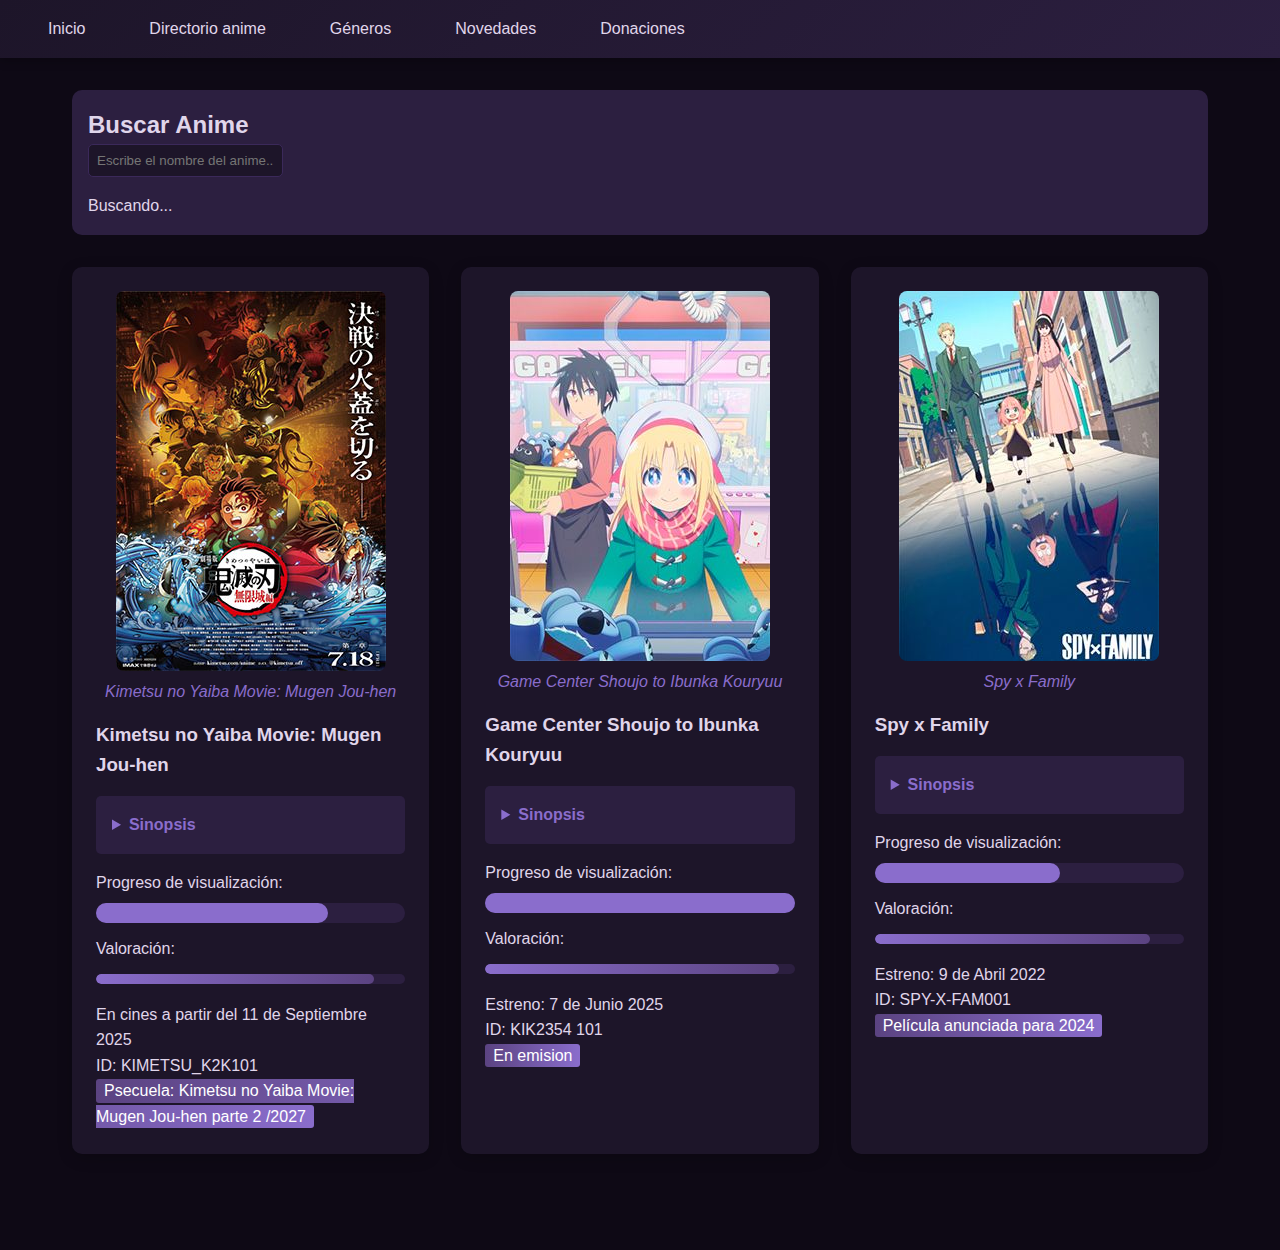
<file: codigos/tarea 1/index.html>
<!DOCTYPE html>
<html lang="es">
<head>
    <meta charset="UTF-8">
    <meta name="viewport" content="width=device-width, initial-scale=1.0">
    <title>AnimeStream - Plataforma de Streaming</title>
    <style>
        /* PALETA DE COLORES BASE */
        :root {
            --color-dark-1: #0e0915;
            --color-dark-2: #1d1529;
            --color-dark-3: #2c1f40;
            --color-purple-1: #3b295a;
            --color-purple-2: #5b4381;
            --color-text: #e0d6eb;
            --color-accent: #8a6dcc;
        }

        * {
            margin: 0;
            padding: 0;
            box-sizing: border-box;
        }

        body {
            background-color: var(--color-dark-1);
            color: var(--color-text);
            font-family: 'Segoe UI', Tahoma, Geneva, Verdana, sans-serif;
            line-height: 1.6;
        }

        /* Estilos para las diferentes secciones */
        header {
            background: linear-gradient(135deg, var(--color-dark-2), var(--color-dark-3));
            padding: 1rem 2rem;
            box-shadow: 0 2px 10px rgba(0,0,0,0.3);
        }

        nav ul {
            display: flex;
            list-style: none;
            gap: 2rem;
            flex-wrap: wrap;
        }

        nav a {
            color: var(--color-text);
            text-decoration: none;
            padding: 0.5rem 1rem;
            border-radius: 5px;
            transition: background-color 0.3s ease;
        }

        nav a:hover {
            background-color: var(--color-purple-1);
        }

        main {
            padding: 2rem;
            max-width: 1200px;
            margin: 0 auto;
        }

        article {
            background: var(--color-dark-2);
            border-radius: 10px;
            padding: 1.5rem;
            margin-bottom: 2rem;
            box-shadow: 0 4px 15px rgba(0,0,0,0.2);
        }

        figure {
            width: 100%;
            max-width: 350px; /* Limita el ancho máximo de la imagen */
            margin: 0 auto 1rem auto; /* Centra el figure y agrega margen inferior */
        }

        img {
            max-width: 100%;
            height: auto;
            border-radius: 8px;
            display: block;
            margin-left: auto;
            margin-right: auto;
        }

        figcaption {
            text-align: center;
            color: var(--color-accent);
            margin-top: 0.5rem;
            font-style: italic;
        }

        details {
            background: var(--color-dark-3);
            border-radius: 5px;
            padding: 1rem;
            margin: 1rem 0;
        }

        summary {
            cursor: pointer;
            font-weight: bold;
            color: var(--color-accent);
        }

        progress, meter {
            width: 100%;
            height: 20px;
            margin: 0.5rem 0;
            border-radius: 10px;
        }

        progress::-webkit-progress-bar {
            background: var(--color-dark-3);
            border-radius: 10px;
        }

        progress::-webkit-progress-value {
            background: var(--color-accent);
            border-radius: 10px;
        }

        meter::-webkit-meter-bar {
            background: var(--color-dark-3);
            border-radius: 10px;
        }

        meter::-webkit-meter-optimum-value {
            background: linear-gradient(90deg, var(--color-accent), var(--color-purple-2));
            border-radius: 10px;
        }

        mark {
            background: linear-gradient(90deg, var(--color-purple-2), var(--color-accent));
            color: white;
            padding: 0.2rem 0.5rem;
            border-radius: 3px;
        }

        aside {
            background: var(--color-dark-3);
            padding: 1.5rem;
            border-radius: 10px;
            margin: 2rem 0;
        }

        footer {
            background: var(--color-dark-2);
            text-align: center;
            padding: 2rem;
            margin-top: 3rem;
        }

        dialog {
            background: var(--color-dark-3);
            border: 2px solid var(--color-accent);
            border-radius: 10px;
            padding: 2rem;
            color: var(--color-text);
            max-width: 400px;
        }

        dialog::backdrop {
            background: rgba(14, 9, 21, 0.8);
        }

        form {
            display: flex;
            flex-direction: column;
            gap: 1rem;
        }

        input {
            padding: 0.5rem;
            border: 1px solid var(--color-purple-1);
            border-radius: 5px;
            background: var(--color-dark-2);
            color: var(--color-text);
        }

        button {
            background: var(--color-accent);
            color: white;
            padding: 0.5rem 1rem;
            border: none;
            border-radius: 5px;
            cursor: pointer;
            transition: background-color 0.3s ease;
        }

        button:hover {
            background: var(--color-purple-2);
        }

        .anime-grid {
            display: grid;
            grid-template-columns: repeat(auto-fit, minmax(300px, 1fr));
            gap: 2rem;
            margin: 2rem 0;
}

        .season-label {
            background: var(--color-accent);
            color: white;
            padding: 0.5rem 1rem;
            border-radius: 20px;
            display: inline-block;
            margin-bottom: 1rem;
        }

        .search-form {
            background: var(--color-dark-3);
            padding: 1rem;
            border-radius: 10px;
            margin-bottom: 2rem;
        }
    </style>
</head>

<body>
    <header>
        <nav>
            <ul>
                <li><a href="#inicio">Inicio</a></li>
                <li><a href="#directorio anime">Directorio anime</a></li>
                <li><a href="#generos">Géneros</a></li>
                <li><a href="#novedades">Novedades</a></li>
                <li><a href="#donaciones">Donaciones</a></li>
            </ul>
        </nav>
    </header>
    <main>
        <section class="search-form">
            <h2>Buscar Anime</h2>
            <form oninput="resultado.value = 'Buscando: ' + buscar.value">
                <label>
                    <input type="text" id="buscar" name="buscar" placeholder="Escribe el nombre del anime...">
                </label>
                <output name="resultado" for="buscar">Buscando...</output>
            </form>
        </section>
        <section class="anime-grid">
            <article>
                <figure>
                    <picture>
                        <source media="(max-width: 600 px)" srcset="imagen/Kimetsu_No_Yaiba_Mugen_Jyo-hen_theatrical_poster.jpg">
                        <img src="imagen/Kimetsu_No_Yaiba_Mugen_Jyo-hen_theatrical_poster.jpg" alt="portada Kimetsu_No_Yaiba_Mugen_Jyo-hen_theatrical_poster">
                    </picture>
                    <figcaption>Kimetsu no Yaiba Movie: Mugen Jou-hen</figcaption>
                </figure>
                <h3>Kimetsu no Yaiba Movie: Mugen Jou-hen</h3>
                <details>
                    <summary>Sinopsis</summary>
                    <p>
                        En un mundo amenazado por demonios, Tanjiro Kamado, junto a su hermana Nezuko y los miembros más poderosos del Cuerpo de Cazadores de Demonios —los Pilar (Hashira)—, lucha para proteger a la humanidad. Cuando Muzan Kibutsuji pone en peligro la Mansión Ubuyashiki, Tanjiro y los Pilar se apresuran para defenderla. Sin embargo, sus peores temores se materializan: son arrastrados hacia una dimensión misteriosa, una fortaleza que sirve como bastión de los demonios, el Castillo Infinito.
                        Allí, comienza una confrontación inevitable. Humanos y demonios chocan en un enfrentamiento definitivo que marcará el rumbo de la guerra. Cada espada desenvainada alberga sacrificios, revelaciones dolorosas y la esperanza de terminar con el terror que Muzan ha sembrado durante tanto tiempo. Será una batalla épica, con aliados fieles, enemigos poderosos y dilemas que probarán el corazón de Tanjiro: ¿hasta dónde está dispuesto a llegar para salvar lo que aún puede salvarse?
                    </p>
                </details>
                <label>Progreso de visualización:</label>
                <progress value="75" max="100">75%</progress>
                <label>Valoración:</label>
                <meter value="90" min="0" max="100" low="40" high="80" optimum="90">92%</meter>
                <p>En cines a partir del <time datetime="2022-09-11">11 de Septiembre 2025</time></p>
                <data value="KIMETSU_K2K101">ID: KIMETSU_K2K101</data>
                <p><mark>Psecuela: Kimetsu no Yaiba Movie: Mugen Jou-hen parte 2 /2027</mark></p>
            </article>

            <article>
                <figure>
                    <picture>
                        <source media="(max-width: 600px)" srcset="imagen/Game Center Shoujo to Ibunka Kouryuu.jpg">
                        <img src="imagen/Game Center Shoujo to Ibunka Kouryuu.jpg" alt="Portada de Vinland Saga con guerreros vikingos en barco nórdico">
                    </picture>
                    <figcaption>Game Center Shoujo to Ibunka Kouryuu</figcaption>
                </figure>
                
                <h3>Game Center Shoujo to Ibunka Kouryuu</h3>
                
                <details>
                    <summary>Sinopsis</summary>
                    <p>TKusakabe Renji, un joven que trabaja en un salón arcade, ve a una chica inglesa llamada Lily Baker jugando a la grúa el día de San Valentín. Viendo cómo la chica no consigue hacerse con un premio pese a sus múltiples intentos, Renji no puede evitar tomar cartas en el asunto. El día después de que Lily consiga por fin su peluche, Renji recibe un mensaje inesperado de la chica que pone: "¡Sé mi Valentín!". Lo que empieza siendo un malentendido acaba convirtiéndose en un intercambio cultural.</p>
                </details>
                
                <label>Progreso de visualización:</label>
                <progress value="100" max="100">Completado</progress>
                
                <label>Valoración:</label>
                <meter value="95" min="0" max="100" low="40" high="80" optimum="90">95%</meter>
                
                <p>Estreno: <time datetime="2019-07-06">7 de Junio 2025</time></p>
                <data value="KIK2354 101">ID: KIK2354 101</data>
                <p><mark>En emision</mark></p>
            </article>

            <article>
                <figure>
                    <picture>
                        <source media="(max-width: 600px)" srcset="imagen/Spy x Family.jpg">
                        <img src="imagen/Spy x Family.jpg">
                    </picture>
                    <figcaption>Spy x Family</figcaption>
                </figure>
                
                <h3>Spy x Family</h3>
                
                <details>
                    <summary>Sinopsis</summary>
                    <p>Todo el mundo tiene una parte de sí mismos que no puede mostrar a los demás. En una era en la que las naciones de todo el mundo se encuentran involucradas en una feroz guerra de información a puerta cerrada, Ostania y Westalis llevan décadas en guerra fría. La División de Inteligencia de Westalis (WISE) envía a su mejor espía, "Twilight", en una misión ultrasecreta para vigilar los movimientos de Donovan Desmond, quien dirige el Partido Nacional por la Unidad de Ostania, responsable de bombardear los esfuerzos de paz entre ambos países. La misión tiene por nombre "Operación Strix". La idea es "crear una familia en una semana para infiltrarse en las reuniones sociales organizadas por la escuela de élite a la que asiste el hijo de Desmond". Twilight adopta la identidad del psiquiatra Loid Forger y comienza a buscar miembros para su familia, pero Anya, la hija que adopta, resulta tener la capacidad para leer las mentes a los demás, mientras que su esposa, Yor, es una asesina. Todos mantendrán estos en secreto, pero comenzarán una vida juntos en la que deberán ocultarse sus identidades unos a otros. La paz del mundo está ahora en manos de esta nueva familia mientras se embarcan en una aventura repleta de sorpresas.</p>
                </details>
                
                <label>Progreso de visualización:</label>
                <progress value="60" max="100">60%</progress>
                
                <label>Valoración:</label>
                <meter value="89" min="0" max="100" low="40" high="80" optimum="90">89%</meter>
                
                <p>Estreno: <time datetime="2022-04-09">9 de Abril 2022</time></p>
                <data value="ONE-PUNCHE A0110">ID: SPY-X-FAM001</data>
                <p><mark>Película anunciada para 2024</mark></p>
            </article>
        </section>
    </main>

</body>
</file>
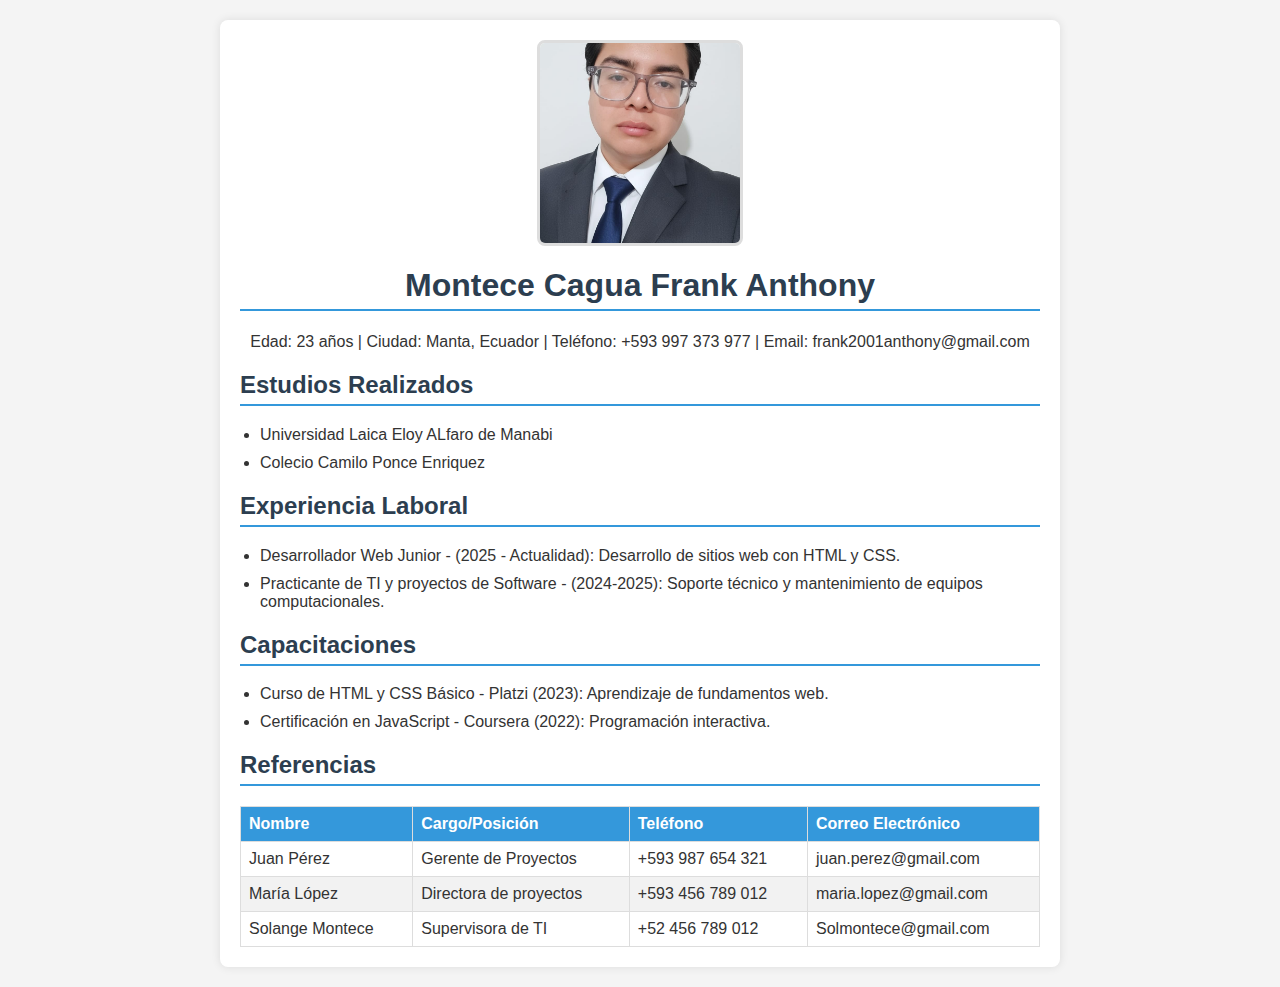
<file: codigos/tarea 2 hoja de vida/index.html>
<!DOCTYPE html>
<html lang="es">
<head>
    <meta charset="UTF-8">
    <meta name="viewport" content="width=device-width, initial-scale=1.0">
    <title>Mi Hoja de Vida</title>
    <!-- ENLACE AL ARCHIVO CSS EXTERNO:  -->
    <link rel="stylesheet" href="estilos.css">
</head>
<body>
    <!-- Contenedor principal para encapsular el contenido del CV -->
    <div class="contenedor-principal">
        
        <!-- SECCIÓN 1: Foto en la parte superior  -->
        <div class="seccion-foto">
            <!-- EDITABLE: Reemplaza 'ruta/a/tu-foto.jpg' con la ruta real de tu foto (por ejemplo, 'mi-foto.jpg' si la guardas en la misma carpeta) -->
            <img src="img/perfil cv.jpg" alt="Mi foto de perfil">
            <!-- EDITABLE: Agrega tu nombre completo debajo de la foto -->
            <h1>Montece Cagua Frank Anthony</h1>
            <!-- Opcional: Agrega más datos personales como edad, ciudad, etc. -->
            <p>Edad: 23 años | Ciudad: Manta, Ecuador | Teléfono: +593 997 373 977 | Email: frank2001anthony@gmail.com</p>
        </div>
        
        <!-- SECCIÓN 2: Estudios Realizados (Intermedia) -->
        <div class="seccion-estudios">
            <!-- EDITABLE:(título, institución, año, etc.) -->
            <h2>Estudios Realizados</h2>
            <ul>
                <li>Universidad Laica Eloy ALfaro de Manabi</li>
                <li>Colecio Camilo Ponce Enriquez</li>
            </ul>
        </div>
        
        <!-- SECCIÓN 3: Experiencia Laboral  -->
        <div class="seccion-experiencia">
            <!-- EDITABLE: (cargo, empresa, fechas, descripción) -->
            <h2>Experiencia Laboral</h2>
            <ul>
                <li>
                    Desarrollador Web Junior - (2025 - Actualidad):
                    Desarrollo de sitios web con HTML y CSS.
                </li>
                <li>
                    Practicante de TI y proyectos de Software - (2024-2025):
                    Soporte técnico y mantenimiento de equipos computacionales.
                </li>
            </ul>
        </div>
        
        <!-- SECCIÓN 4: Capacitaciones -->
        <div class="seccion-capacitaciones">
            <!-- EDITABLE:  -->
            <h2>Capacitaciones</h2>
            <ul>
                <li>Curso de HTML y CSS Básico - Platzi (2023):
                    Aprendizaje de fundamentos web.
                </li>
                <li>Certificación en JavaScript - Coursera (2022):
                    Programación interactiva.
                </li>
            </ul>
        </div>
        
        <!-- SECCIÓN 5: Referencias (Abajo, en tabla) -->
        <div class="seccion-referencias">
            <!-- EDITABLE: eestructura de las tablas-->
            <h2>Referencias</h2>
            <table>
                <thead>
                    <tr>
                        <th>Nombre</th>
                        <th>Cargo/Posición</th>
                        <th>Teléfono</th>
                        <th>Correo Electrónico</th>
                    </tr>
                </thead>
                <tbody>
                    <tr>
                        <td>Juan Pérez</td>
                        <td>Gerente de Proyectos</td>
                        <td>+593 987 654 321</td>
                        <td>juan.perez@gmail.com</td>
                    </tr>
                    <tr>
                        <td>María López</td>
                        <td>Directora de proyectos</td>
                        <td>+593 456 789 012</td>
                        <td>maria.lopez@gmail.com</td>
                    </tr>
                    <tr>
                        <td> Solange Montece</td>
                        <td>Supervisora de TI</td>
                        <td>+52 456 789 012</td>
                        <td>Solmontece@gmail.com</td>
                    
                </tbody>
            </table>
        </div>
        
    </div>
</body>
</html>
</file>
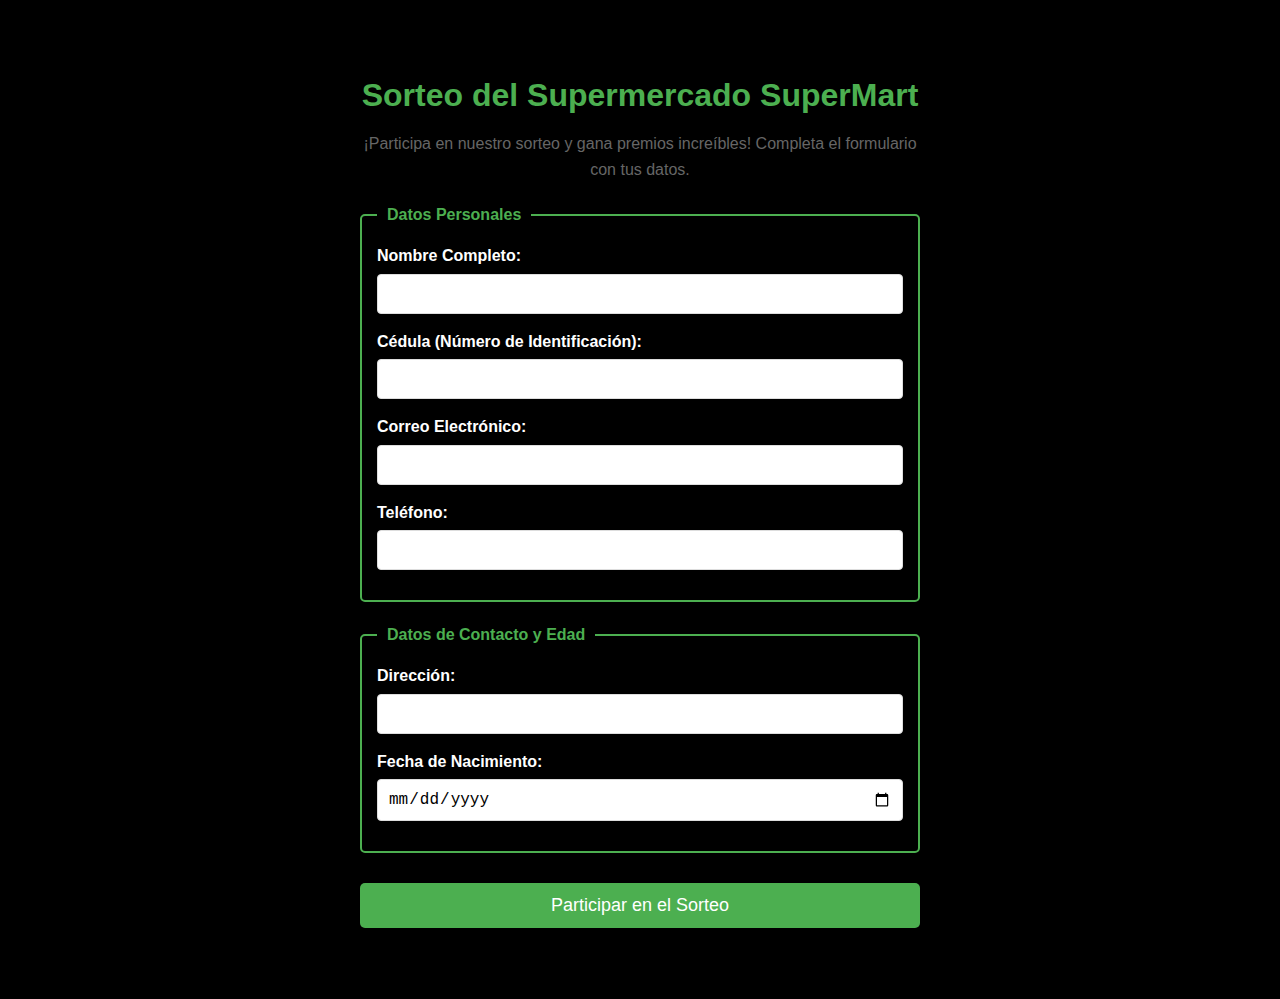
<file: codigos/tarea 3 formulario/index.html>
<!DOCTYPE html>
<!-- Declaración del tipo de documento HTML5 para compatibilidad moderna -->
<html lang="es">
<!-- Etiqueta html con lang="es" para indicar que el contenido está en español -->

<head>
    <!-- Sección de metadatos y recursos externos -->
    <meta charset="UTF-8">
    <!-- Codificación de caracteres UTF-8 para soportar acentos y caracteres especiales en español -->
    <meta name="viewport" content="width=device-width, initial-scale=1.0">
    <!-- Metaetiqueta para hacer el sitio responsivo en dispositivos móviles -->
    <title>Sorteo SuperMart - Recolección de Datos</title>
    <!-- Título de la página que aparece en la pestaña del navegador -->
    <link rel="stylesheet" href="estilos.css">
    <!-- Enlace al archivo CSS para aplicar estilos visuales -->
</head>

<body>
    <!-- Cuerpo principal de la página -->
    <div class="contenedor">
        <!-- Contenedor principal para centrar el formulario en la página -->
        <header>
            <!-- Encabezado con el título del sorteo -->
            <h1>Sorteo del Supermercado SuperMart</h1>
            <!-- Título principal del formulario -->
            <p>¡Participa en nuestro sorteo y gana premios increíbles! Completa el formulario con tus datos.</p>
            <!-- Descripción breve para contextualizar al usuario -->
        </header>

        <form id="formularioSorteo" action="#" method="post">
            <!-- Formulario HTML con ID para referenciarlo en JavaScript. action="#" es placeholder ya que no hay backend -->
            
            <!-- Sección de campos personales -->
            <fieldset>
                <!-- fieldset para agrupar campos relacionados lógicamente -->
                <legend>Datos Personales</legend>
                <!-- delineado contornal para identificar la sección -->
                
                <label for="nombre">Nombre Completo:</label>
                <!-- Etiqueta asociada al input para accesibilidad -->
                <input type="text" id="nombre" name="nombre" required>
                <!-- Input de texto para nombre, con required para validación HTML básica -->
                
                <label for="cedula">Cédula (Número de Identificación):</label>
                <input type="text" id="cedula" name="cedula" required>
                <!-- Input para cédula, validación JS para números -->
                
                <label for="email">Correo Electrónico:</label>
                <input type="email" id="email" name="email" required>
                <!-- Input de email con tipo="email" para validación HTML nativa -->
                
                <label for="telefono">Teléfono:</label>
                <input type="tel" id="telefono" name="telefono" required>
                <!-- Input de teléfono con tipo="tel" para teclados móviles -->
            </fieldset>

            <!-- Sección de datos adicionales -->
            <fieldset>
                <legend>Datos de Contacto y Edad</legend>
                
                <label for="direccion">Dirección:</label>
                <input type="text" id="direccion" name="direccion" required>
                <!-- Input para dirección -->
                
                <label for="fechaNacimiento">Fecha de Nacimiento:</label>
                <input type="date" id="fechaNacimiento" name="fechaNacimiento" required>
                <!-- Input de fecha, validación JS para edad mínima -->
            </fieldset>

            <!-- Botón de envío -->
            <button type="submit">Participar en el Sorteo</button>
            <!-- Botón submit que activa la validación JS al hacer clic -->
        </form>

        <div id="mensajeExito" class="mensaje oculto">
            <!-- Div para mostrar mensaje de éxito, inicialmente oculto -->
            <p>¡Gracias por participar! Tus datos han sido enviados correctamente. ¡Suerte en el sorteo!</p>
        </div>
    </div>

    <script src="fun.js"></script>
    <!-- Enlace al archivo JavaScript para cargar la funcionalidad al final del body (buena práctica para rendimiento) -->
</body>
</html>
</file>
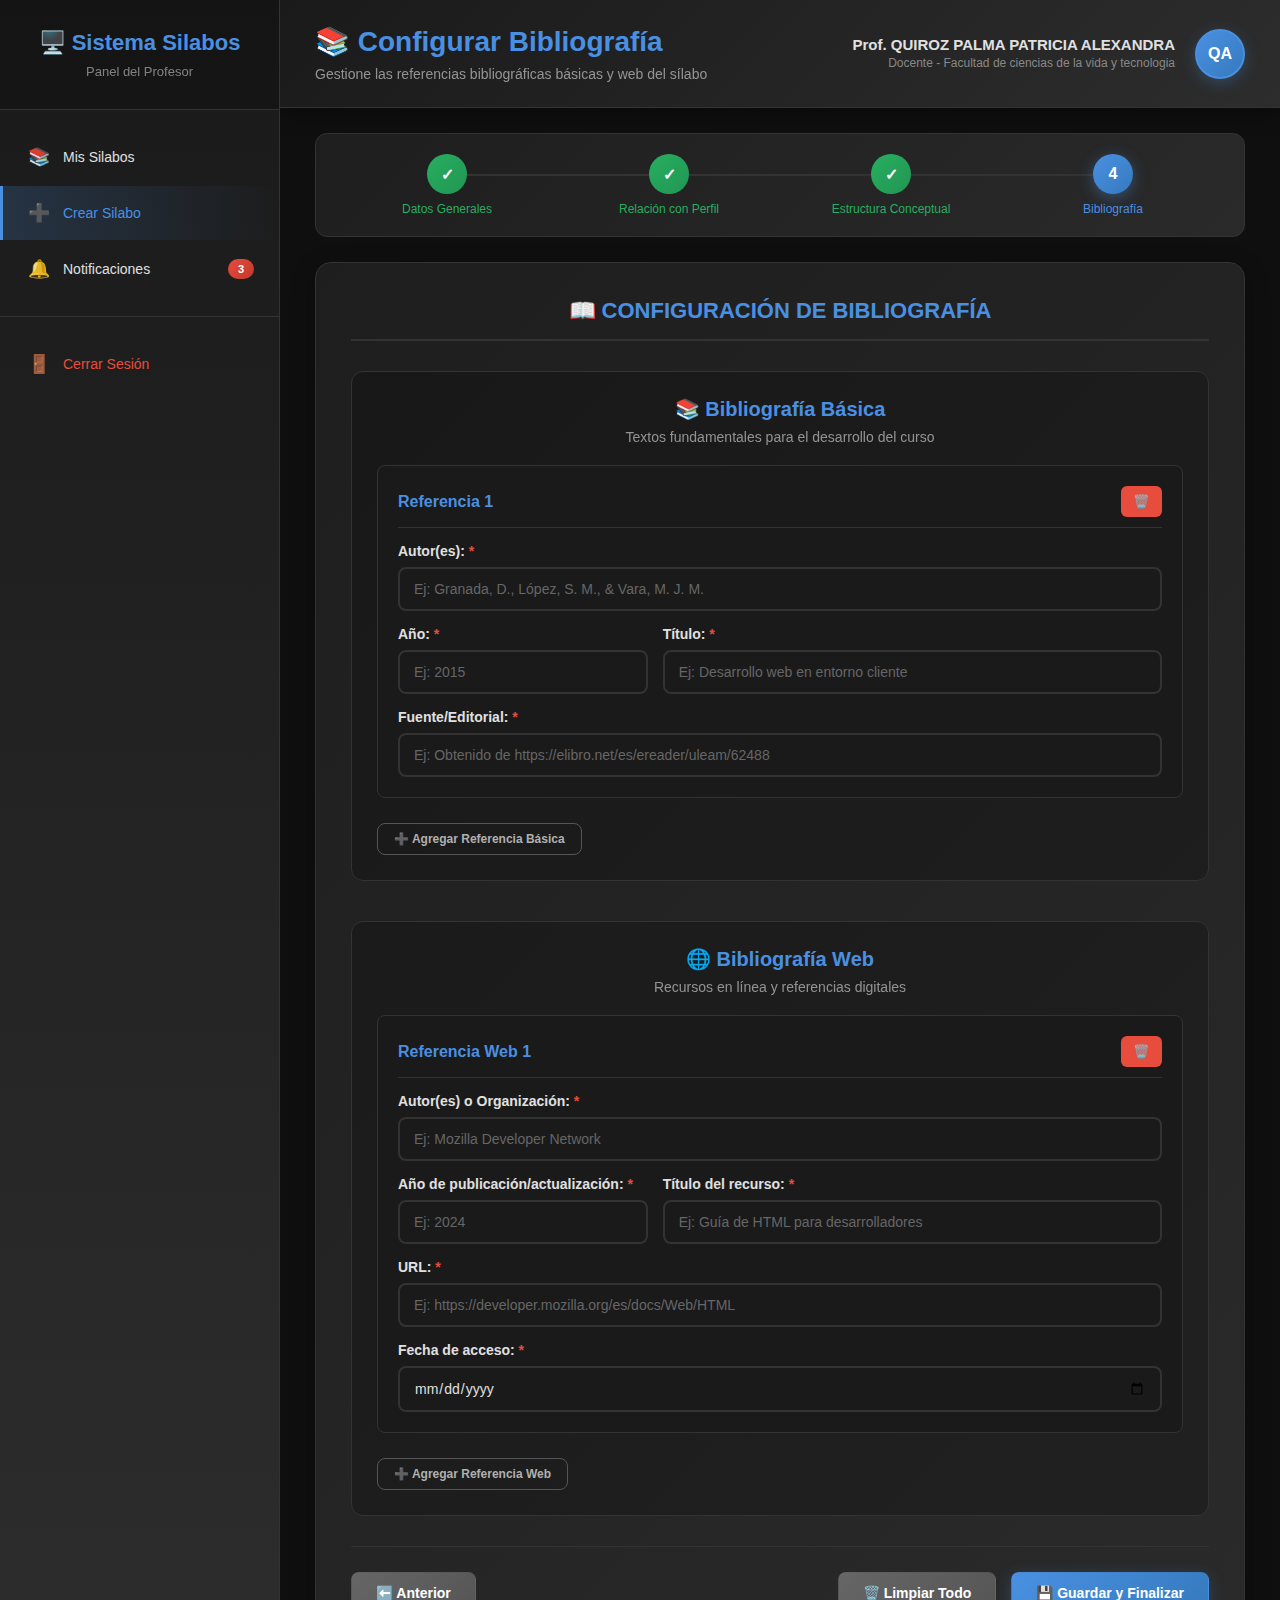
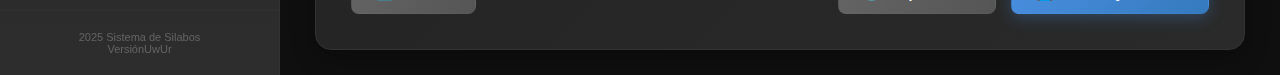
<file: codigos/proyecto parcial1/documentos html/bibliografia.html>
<!DOCTYPE html>
<html lang="es">

<head>
    <meta charset="UTF-8">
    <meta name="viewport" content="width=device-width, initial-scale=1.0">
    <title>Bibliografía - Sistema de Automatización</title>
    <link rel="stylesheet" href="../documentos css/estructura_conceptual_estilos.css">
    <link rel="stylesheet" href="../documentos css/bibliografia_estilos.css">
</head>

<body>
    <div class="dashboard-container">
        <!-- Barra lateral de navegación -->
        <nav class="sidebar">
            <div class="sidebar-header">
                <h2>🖥️ Sistema Silabos</h2>
                <p>Panel del Profesor</p>
            </div>

            <ul class="sidebar-menu">
                <li class="menu-item">
                    <a href="dashboard.html">
                        <span class="icon">📚</span>
                        <span class="text">Mis Silabos</span>
                    </a>
                </li>
                <li class="menu-item active">
                    <a href="#">
                        <span class="icon">➕</span>
                        <span class="text">Crear Silabo</span>
                    </a>
                </li>
                <li class="menu-item">
                    <a href="#">
                        <span class="icon">🔔</span>
                        <span class="text">Notificaciones</span>
                        <span class="notification-badge">3</span>
                    </a>
                </li>

                <li class="menu-item logout">
                    <a href="index_login.html">
                        <span class="icon">🚪</span>
                        <span class="text">Cerrar Sesión</span>
                    </a>
                </li>
            </ul>

            <div class="sidebar-footer">
                <p>2025 Sistema de Silabos</p>
                <p>VersiónUwUr</p>
            </div>
        </nav>

        <!-- Contenido principal -->
        <main class="main-content">
            <!-- Header superior -->
            <header class="top-header">
                <div class="header-left">
                    <h1>📚 Configurar Bibliografía</h1>
                    <p>Gestione las referencias bibliográficas básicas y web del sílabo</p>
                </div>
                <div class="header-right">
                    <div class="user-info">
                        <span class="user-name">Prof. QUIROZ PALMA PATRICIA ALEXANDRA</span>
                        <span class="user-role">Docente - Facultad de ciencias de la vida y tecnologia</span>
                    </div>
                    <div class="user-avatar">
                        <span>QA</span>
                    </div>
                </div>
            </header>

            <!-- Progreso del formulario -->
            <section class="progress-section">
                <div class="progress-steps">
                    <div class="step completed">
                        <span class="step-number">✓</span>
                        <span class="step-text">Datos Generales</span>
                    </div>
                    <div class="step completed">
                        <span class="step-number">✓</span>
                        <span class="step-text">Relación con Perfil</span>
                    </div>
                    <div class="step completed">
                        <span class="step-number">✓</span>
                        <span class="step-text">Estructura Conceptual</span>
                    </div>
                    <div class="step active">
                        <span class="step-number">4</span>
                        <span class="step-text">Bibliografía</span>
                    </div>
                </div>
            </section>


            <!-- Formulario de bibliografía -->
            <section class="form-section">
                <div class="form-container">
                    <h2>📖 CONFIGURACIÓN DE BIBLIOGRAFÍA</h2>

                    <form id="bibliografiaForm">
                        <!-- Sección Bibliografía Básica -->
                        <div class="bibliografia-section">
                            <div class="seccion-header">
                                <h3>📚 Bibliografía Básica</h3>
                                <p class="seccion-descripcion">Textos fundamentales para el desarrollo del curso</p>
                            </div>

                            <!-- Referencia 1 -->
                            <div class="referencia-item">
                                <div class="referencia-header">
                                    <h4>Referencia 1</h4>
                                    <button type="button" class="btn-eliminar"
                                        onclick="eliminarReferencia(this, 'basica')">🗑️</button>
                                </div>

                                <div class="referencia-content">
                                    <div class="form-group">
                                        <label for="autor1">Autor(es):</label>
                                        <input type="text" id="autor1" name="autor1"
                                            placeholder="Ej: Granada, D., López, S. M., & Vara, M. J. M.">
                                    </div>

                                    <div class="form-group-dual">
                                        <div class="form-group">
                                            <label for="anio1">Año:</label>
                                            <input type="number" id="anio1" name="anio1" placeholder="Ej: 2015"
                                                min="1900" max="2030">
                                        </div>

                                        <div class="form-group">
                                            <label for="titulo1">Título:</label>
                                            <input type="text" id="titulo1" name="titulo1"
                                                placeholder="Ej: Desarrollo web en entorno cliente">
                                        </div>
                                    </div>

                                    <div class="form-group">
                                        <label for="fuente1">Fuente/Editorial:</label>
                                        <input type="text" id="fuente1" name="fuente1"
                                            placeholder="Ej: Obtenido de https://elibro.net/es/ereader/uleam/62488">
                                    </div>
                                </div>
                            </div>

                            <!-- Botón para agregar más referencias básicas -->
                            <button type="button" class="btn btn-outline" onclick="agregarReferenciaBasica()">
                                ➕ Agregar Referencia Básica
                            </button>
                        </div>

                        <!-- Sección Bibliografía Web -->
                        <div class="bibliografia-section" style="margin-top: 40px;">
                            <div class="seccion-header">
                                <h3>🌐 Bibliografía Web</h3>
                                <p class="seccion-descripcion">Recursos en línea y referencias digitales</p>
                            </div>

                            <!-- Referencia Web 1 -->
                            <div class="referencia-item">
                                <div class="referencia-header">
                                    <h4>Referencia Web 1</h4>
                                    <button type="button" class="btn-eliminar"
                                        onclick="eliminarReferencia(this, 'web')">🗑️</button>
                                </div>

                                <div class="referencia-content">
                                    <div class="form-group">
                                        <label for="web-autor1">Autor(es) o Organización:</label>
                                        <input type="text" id="web-autor1" name="web-autor1"
                                            placeholder="Ej: Mozilla Developer Network">
                                    </div>

                                    <div class="form-group-dual">
                                        <div class="form-group">
                                            <label for="web-anio1">Año de publicación/actualización:</label>
                                            <input type="number" id="web-anio1" name="web-anio1" placeholder="Ej: 2024"
                                                min="1900" max="2030">
                                        </div>

                                        <div class="form-group">
                                            <label for="web-titulo1">Título del recurso:</label>
                                            <input type="text" id="web-titulo1" name="web-titulo1"
                                                placeholder="Ej: Guía de HTML para desarrolladores">
                                        </div>
                                    </div>

                                    <div class="form-group">
                                        <label for="web-url1">URL:</label>
                                        <input type="url" id="web-url1" name="web-url1"
                                            placeholder="Ej: https://developer.mozilla.org/es/docs/Web/HTML">
                                    </div>

                                    <div class="form-group">
                                        <label for="web-fecha-acceso1">Fecha de acceso:</label>
                                        <input type="date" id="web-fecha-acceso1" name="web-fecha-acceso1">
                                    </div>
                                </div>
                            </div>

                            <!-- Botón para agregar más referencias web -->
                            <button type="button" class="btn btn-outline" onclick="agregarReferenciaWeb()">
                                ➕ Agregar Referencia Web
                            </button>
                        </div>

                        <!-- Botones de acción -->
                        <div class="form-actions">
                            <a href="estructura_conceptual.html" class="btn btn-secondary">
                                ⬅️ Anterior
                            </a>
                            <div class="action-buttons">
                                <button type="button" class="btn btn-secondary" onclick="limpiarFormulario()">
                                    🗑️ Limpiar Todo
                                </button>
                                <button type="submit" class="btn btn-primary" id="btn-guardar">
                                    💾 Guardar y Finalizar
                                </button>
                            </div>
                        </div>
                    </form>
                </div>
            </section>
        </main>
    </div>


    <script src="../documentos javascript/bibliografia_script.js" defer></script>
</body>

</html>
</file>
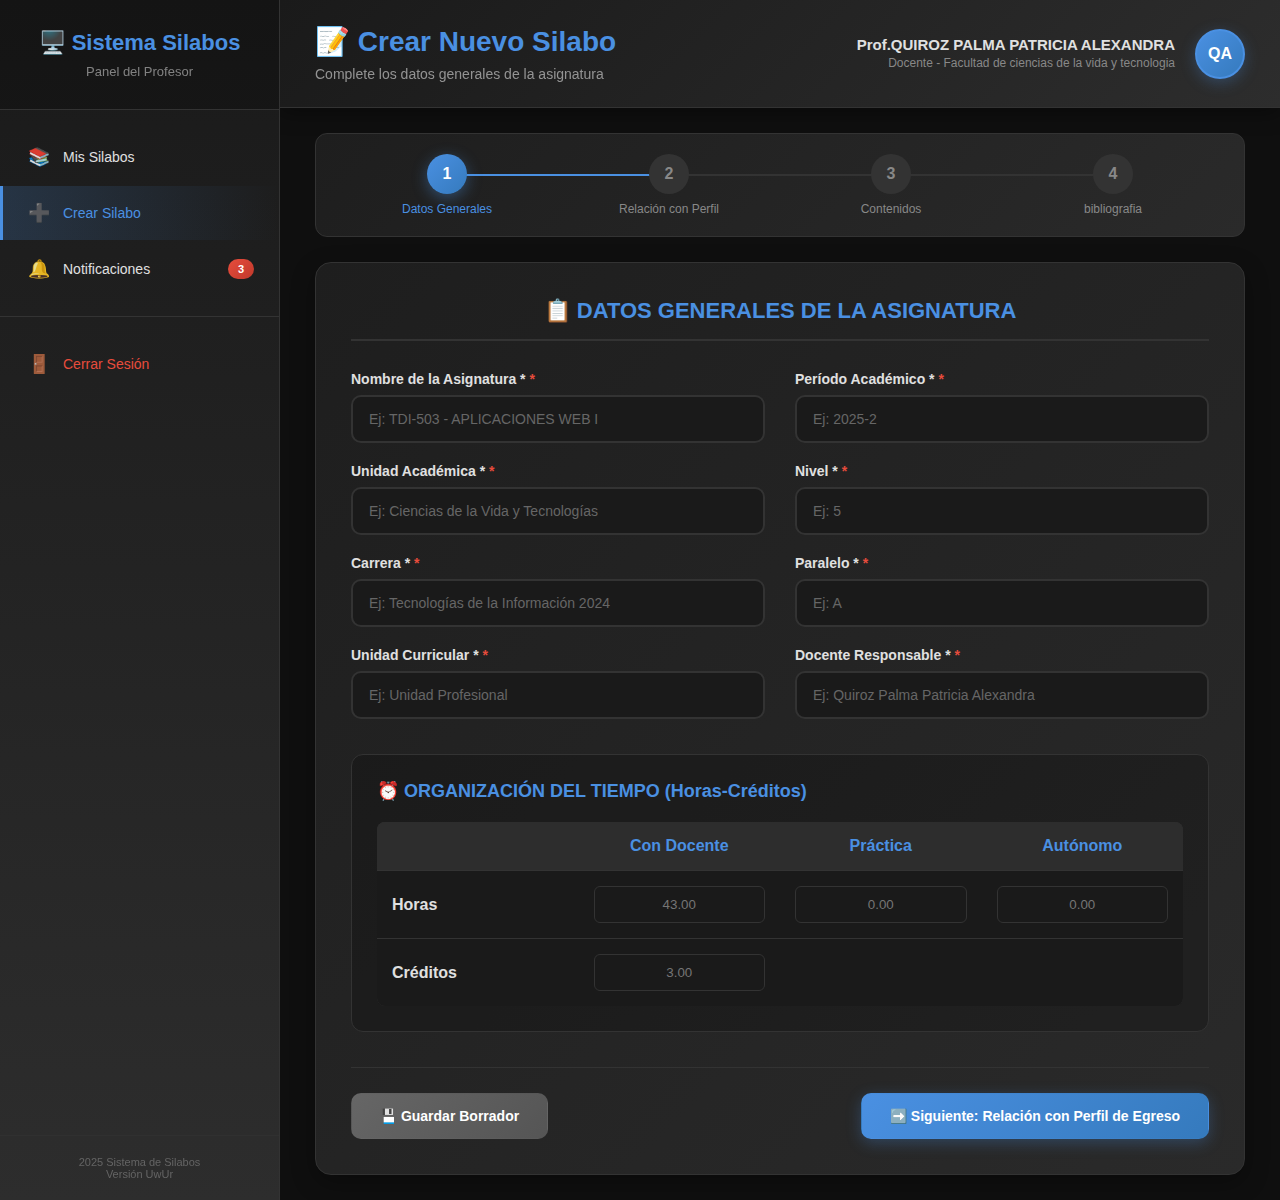
<file: codigos/proyecto parcial1/documentos html/crear_cilabo.html>
<!DOCTYPE html>
<html lang="es">

<head>
    <meta charset="UTF-8">
    <meta name="viewport" content="width=device-width, initial-scale=1.0">
    <title>Crear Silabo - Sistema de Automatización</title>
    <link rel="stylesheet" href="../documentos css/crear_cilabo_estilos.css">
</head>

<body>
    <div class="dashboard-container">
        <!-- Barra lateral de navegación -->
        <nav class="sidebar">
            <div class="sidebar-header">
                <h2>🖥️ Sistema Silabos</h2>
                <p>Panel del Profesor</p>
            </div>

            <ul class="sidebar-menu">
                <li class="menu-item">
                    <a href="dashboard.html">
                        <span class="icon">📚</span>
                        <span class="text">Mis Silabos</span>
                    </a>
                </li>
                <li class="menu-item active">
                    <a href="#">
                        <span class="icon">➕</span>
                        <span class="text">Crear Silabo</span>
                    </a>
                </li>
                <li class="menu-item">
                    <a href="#">
                        <span class="icon">🔔</span>
                        <span class="text">Notificaciones</span>
                        <span class="notification-badge">3</span>
                    </a>
                </li>

                <li class="menu-item logout">
                    <a href="index_login.html">
                        <span class="icon">🚪</span>
                        <span class="text">Cerrar Sesión</span>
                    </a>
                </li>
            </ul>

            <div class="sidebar-footer">
                <p>2025 Sistema de Silabos</p>
                <p>Versión UwUr</p>
            </div>
        </nav>

        <!-- Contenido principal -->
        <main class="main-content">
            <!-- Header superior -->
            <header class="top-header">
                <div class="header-left">
                    <h1>📝 Crear Nuevo Silabo</h1>
                    <p>Complete los datos generales de la asignatura</p>
                </div>
                <div class="header-right">
                    <div class="user-info">
                        <span class="user-name">Prof.QUIROZ PALMA PATRICIA ALEXANDRA</span>
                        <span class="user-role">Docente - Facultad de ciencias de la vida y tecnologia</span>
                    </div>
                    <div class="user-avatar">
                        <span>QA</span>
                    </div>
                </div>
            </header>

            <!-- Progreso del formulario -->
            <section class="progress-section">
                <div class="progress-steps">
                    <div class="step active">
                        <span class="step-number">1</span>
                        <span class="step-text">Datos Generales</span>
                    </div>
                    <div class="step">
                        <span class="step-number">2</span>
                        <span class="step-text">Relación con Perfil</span>
                    </div>
                    <div class="step">
                        <span class="step-number">3</span>
                        <span class="step-text">Contenidos</span>
                    </div>
                    <div class="step">
                        <span class="step-number">4</span>
                        <span class="step-text">bibliografia</span>
                    </div>
                </div>
            </section>

            <!-- Formulario de datos generales -->
            <section class="form-section">
                <div class="form-container">
                    <h2>📋 DATOS GENERALES DE LA ASIGNATURA</h2>

                    <form id="silaboForm">
                        <div class="form-grid">
                            <!-- Columna 1 -->
                            <div class="form-column">
                                <div class="form-group">
                                    <label for="nombre-asignatura">Nombre de la Asignatura *</label>
                                    <input type="text" id="nombre-asignatura" name="nombre-asignatura"
                                        placeholder="Ej: TDI-503 - APLICACIONES WEB I" required>
                                </div>

                                <div class="form-group">
                                    <label for="unidad-academica">Unidad Académica *</label>
                                    <input type="text" id="unidad-academica" name="unidad-academica"
                                        placeholder="Ej: Ciencias de la Vida y Tecnologías" required>
                                </div>

                                <div class="form-group">
                                    <label for="carrera">Carrera *</label>
                                    <input type="text" id="carrera" name="carrera"
                                        placeholder="Ej: Tecnologías de la Información 2024" required>
                                </div>

                                <div class="form-group">
                                    <label for="unidad-curricular">Unidad Curricular *</label>
                                    <input type="text" id="unidad-curricular" name="unidad-curricular"
                                        placeholder="Ej: Unidad Profesional" required>
                                </div>
                            </div>

                            <!-- Columna 2 -->
                            <div class="form-column">
                                <div class="form-group">
                                    <label for="periodo">Período Académico *</label>
                                    <input type="text" id="periodo" name="periodo" placeholder="Ej: 2025-2" required>
                                </div>

                                <div class="form-group">
                                    <label for="nivel">Nivel *</label>
                                    <input type="text" id="nivel" name="nivel" placeholder="Ej: 5" required>
                                </div>

                                <div class="form-group">
                                    <label for="paralelo">Paralelo *</label>
                                    <input type="text" id="paralelo" name="paralelo" placeholder="Ej: A" required>
                                </div>

                                <div class="form-group">
                                    <label for="docente">Docente Responsable *</label>
                                    <input type="text" id="docente" name="docente"
                                        placeholder="Ej: Quiroz Palma Patricia Alexandra" required>
                                </div>
                            </div>
                        </div>

                        <!-- Sección de organización del tiempo -->
                        <div class="time-section">
                            <h3>⏰ ORGANIZACIÓN DEL TIEMPO (Horas-Créditos)</h3>

                            <div class="time-grid">
                                <div class="time-header">
                                    <div class="time-cell"></div>
                                    <div class="time-cell">Con Docente</div>
                                    <div class="time-cell">Práctica</div>
                                    <div class="time-cell">Autónomo</div>
                                </div>

                                <div class="time-row">
                                    <div class="time-cell">Horas</div>
                                    <div class="time-cell">
                                        <input type="text" id="horas-docente" name="horas-docente" placeholder="43.00"
                                            required>
                                    </div>
                                    <div class="time-cell">
                                        <input type="text" id="horas-practica" name="horas-practica" placeholder="0.00">
                                    </div>
                                    <div class="time-cell">
                                        <input type="text" id="horas-autonomo" name="horas-autonomo" placeholder="0.00">
                                    </div>
                                </div>

                                <div class="time-row">
                                    <div class="time-cell">Créditos</div>
                                    <div class="time-cell">
                                        <input type="text" id="creditos" name="creditos" placeholder="3.00" required>
                                    </div>
                                    <div class="time-cell"></div>
                                    <div class="time-cell"></div>
                                </div>
                            </div>
                        </div>

                        <!-- Botones de acción -->
                        <div class="form-actions">
                            <button type="button" class="btn btn-secondary" id="btn-borrador">
                                💾 Guardar Borrador
                            </button>
                            <button type="submit" class="btn btn-primary" id="btn-siguiente">
                                ➡️ Siguiente: Relación con Perfil de Egreso
                            </button>
                        </div>
                    </form>
                </div>
            </section>
        </main>
    </div>

    <script>
        // Manejo del formulario
        document.getElementById('silaboForm').addEventListener('submit', function (e) {
            e.preventDefault();

            const button = document.getElementById('btn-siguiente');
            const originalText = button.innerHTML;

            // Simular procesamiento
            button.disabled = true;
            button.innerHTML = '<div class="loading"></div>Procesando...';

            setTimeout(function () {
                // Aquí iría la redirección a la siguiente página
                alert('Datos guardados correctamente. Redirigiendo al siguiente paso...');
                window.location.href = 'datos_perfil.html';

                button.disabled = false;
                button.innerHTML = originalText;
            }, 2000);
        });

        // Guardar borrador
        document.getElementById('btn-borrador').addEventListener('click', function () {
            const button = this;
            const originalText = button.innerHTML;

            button.disabled = true;
            button.innerHTML = '<div class="loading"></div>Guardando...';

            setTimeout(function () {
                alert('Borrador guardado exitosamente');
                button.disabled = false;
                button.innerHTML = originalText;
            }, 1500);
        });
    </script>
</body>

</html>
</file>
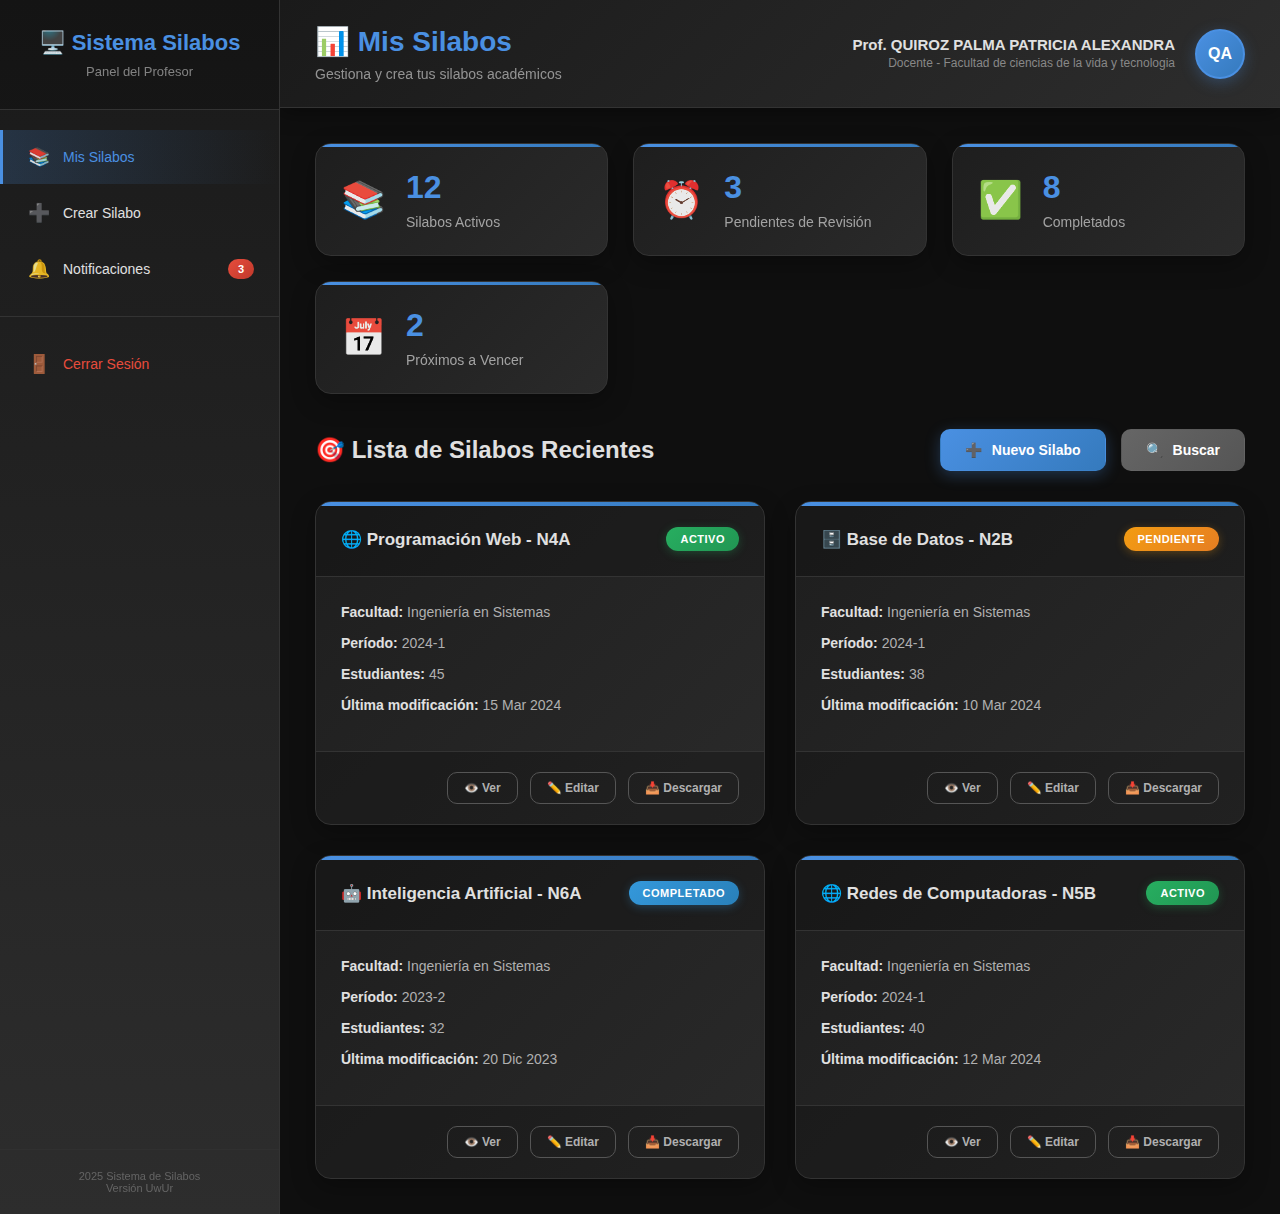
<file: codigos/proyecto parcial1/documentos html/dashboard.html>
<!DOCTYPE html>
<html lang="es">
<head>
    <meta charset="UTF-8">
    <meta name="viewport" content="width=device-width, initial-scale=1.0">
    <title>Dashboard - Sistema de Automatización de Silabos</title>
    <link rel="stylesheet" href="../documentos css/dashboard_estilos.css">
</head>
<body>
    <div class="dashboard-container">
        <!-- Barra lateral de navegación -->
        <nav class="sidebar">
            <div class="sidebar-header">
                <h2>🖥️ Sistema Silabos</h2>
                <p>Panel del Profesor</p>
            </div>
            
            <ul class="sidebar-menu">
                <li class="menu-item active">
                    <a href="#">
                        <span class="icon">📚</span>
                        <span class="text">Mis Silabos</span>
                    </a>
                </li>
                <li class="menu-item">
                    <a href="crear_cilabo.html">
                        <span class="icon">➕</span>
                        <span class="text">Crear Silabo</span>
                    </a>
                </li>
                <li class="menu-item">
                    <a href="#">
                        <span class="icon">🔔</span>
                        <span class="text">Notificaciones</span>
                        <span class="notification-badge">3</span>
                    </a>
                </li>
                
                <li class="menu-item logout">
                    <a href="index_login.html">
                        <span class="icon">🚪</span>
                        <span class="text">Cerrar Sesión</span>
                    </a>
                </li>
            </ul>
            
            <div class="sidebar-footer">
                <p>2025 Sistema de Silabos</p>
                <p>Versión UwUr</p>
            </div>
        </nav>

        <!-- Contenido principal -->
        <main class="main-content">
            <!-- Header superior -->
            <header class="top-header">
                <div class="header-left">
                    <h1>📊 Mis Silabos</h1>
                    <p>Gestiona y crea tus silabos académicos</p>
                </div>
                <div class="header-right">
                    <div class="user-info">
                        <span class="user-name">Prof. QUIROZ PALMA PATRICIA ALEXANDRA </span>
                        <span class="user-role">Docente - Facultad de ciencias de la vida y tecnologia</span>
                    </div>
                    <div class="user-avatar">
                        <span>QA</span>
                    </div>
                </div>
            </header>

            <!-- Estadísticas rápidas -->
            <section class="stats-section">
                <div class="stat-card">
                    <div class="stat-icon">📚</div>
                    <div class="stat-info">
                        <h3>12</h3>
                        <p>Silabos Activos</p>
                    </div>
                </div>
                <div class="stat-card">
                    <div class="stat-icon">⏰</div>
                    <div class="stat-info">
                        <h3>3</h3>
                        <p>Pendientes de Revisión</p>
                    </div>
                </div>
                <div class="stat-card">
                    <div class="stat-icon">✅</div>
                    <div class="stat-info">
                        <h3>8</h3>
                        <p>Completados</p>
                    </div>
                </div>
                <div class="stat-card">
                    <div class="stat-icon">📅</div>
                    <div class="stat-info">
                        <h3>2</h3>
                        <p>Próximos a Vencer</p>
                    </div>
                </div>
            </section>

            <!-- Lista de silabos -->
            <section class="syllabus-section">
                <div class="section-header">
                    <h2>🎯 Lista de Silabos Recientes</h2>
                    <div class="section-actions">
                        <a href="crear_cilabo.html" class="btn btn-primary">
                            <span class="icon">➕</span>
                            Nuevo Silabo
                        </a>
                        <button class="btn btn-secondary">
                            <span class="icon">🔍</span>
                            Buscar
                        </button>
                    </div>
                </div>

                <div class="syllabus-grid">
                    <!-- Tarjeta de silabo 1 -->
                    <div class="syllabus-card">
                        <div class="card-header">
                            <h3>🌐 Programación Web - N4A</h3>
                            <span class="status-badge active">Activo</span>
                        </div>
                        <div class="card-content">
                            <p><strong>Facultad:</strong> Ingeniería en Sistemas</p>
                            <p><strong>Período:</strong> 2024-1</p>
                            <p><strong>Estudiantes:</strong> 45</p>
                            <p><strong>Última modificación:</strong> 15 Mar 2024</p>
                        </div>
                        <div class="card-actions">
                            <button class="btn btn-outline">👁️ Ver</button>
                            <button class="btn btn-outline">✏️ Editar</button>
                            <button class="btn btn-outline">📥 Descargar</button>
                        </div>
                    </div>

                    <!-- Tarjeta de silabo 2 -->
                    <div class="syllabus-card">
                        <div class="card-header">
                            <h3>🗄️ Base de Datos - N2B</h3>
                            <span class="status-badge pending">Pendiente</span>
                        </div>
                        <div class="card-content">
                            <p><strong>Facultad:</strong> Ingeniería en Sistemas</p>
                            <p><strong>Período:</strong> 2024-1</p>
                            <p><strong>Estudiantes:</strong> 38</p>
                            <p><strong>Última modificación:</strong> 10 Mar 2024</p>
                        </div>
                        <div class="card-actions">
                            <button class="btn btn-outline">👁️ Ver</button>
                            <button class="btn btn-outline">✏️ Editar</button>
                            <button class="btn btn-outline">📥 Descargar</button>
                        </div>
                    </div>

                    <!-- Tarjeta de silabo 3 -->
                    <div class="syllabus-card">
                        <div class="card-header">
                            <h3>🤖 Inteligencia Artificial - N6A</h3>
                            <span class="status-badge completed">Completado</span>
                        </div>
                        <div class="card-content">
                            <p><strong>Facultad:</strong> Ingeniería en Sistemas</p>
                            <p><strong>Período:</strong> 2023-2</p>
                            <p><strong>Estudiantes:</strong> 32</p>
                            <p><strong>Última modificación:</strong> 20 Dic 2023</p>
                        </div>
                        <div class="card-actions">
                            <button class="btn btn-outline">👁️ Ver</button>
                            <button class="btn btn-outline">✏️ Editar</button>
                            <button class="btn btn-outline">📥 Descargar</button>
                        </div>
                    </div>

                    <!-- Tarjeta de silabo 4 -->
                    <div class="syllabus-card">
                        <div class="card-header">
                            <h3>🌐 Redes de Computadoras - N5B</h3>
                            <span class="status-badge active">Activo</span>
                        </div>
                        <div class="card-content">
                            <p><strong>Facultad:</strong> Ingeniería en Sistemas</p>
                            <p><strong>Período:</strong> 2024-1</p>
                            <p><strong>Estudiantes:</strong> 40</p>
                            <p><strong>Última modificación:</strong> 12 Mar 2024</p>
                        </div>
                        <div class="card-actions">
                            <button class="btn btn-outline">👁️ Ver</button>
                            <button class="btn btn-outline">✏️ Editar</button>
                            <button class="btn btn-outline">📥 Descargar</button>
                        </div>
                    </div>
                </div>
            </section>
        </main>
    </div>

    <script>
        // Funcionalidad básica del dashboard
        document.addEventListener('DOMContentLoaded', function() {
            // Activar elementos del menú al hacer clic
            const menuItems = document.querySelectorAll('.menu-item');
            menuItems.forEach(item => {
                item.addEventListener('click', function() {
                    if (!this.classList.contains('logout')) {
                        menuItems.forEach(i => i.classList.remove('active'));
                        this.classList.add('active');
                    }
                });
            });

            // Efectos hover mejorados para tarjetas
            const cards = document.querySelectorAll('.syllabus-card, .stat-card');
            cards.forEach(card => {
                card.addEventListener('mouseenter', function() {
                    this.style.transform = 'translateY(-8px)';
                });
                card.addEventListener('mouseleave', function() {
                    this.style.transform = 'translateY(0)';
                });
            });
        });
    </script>
</body>
</html>
</file>
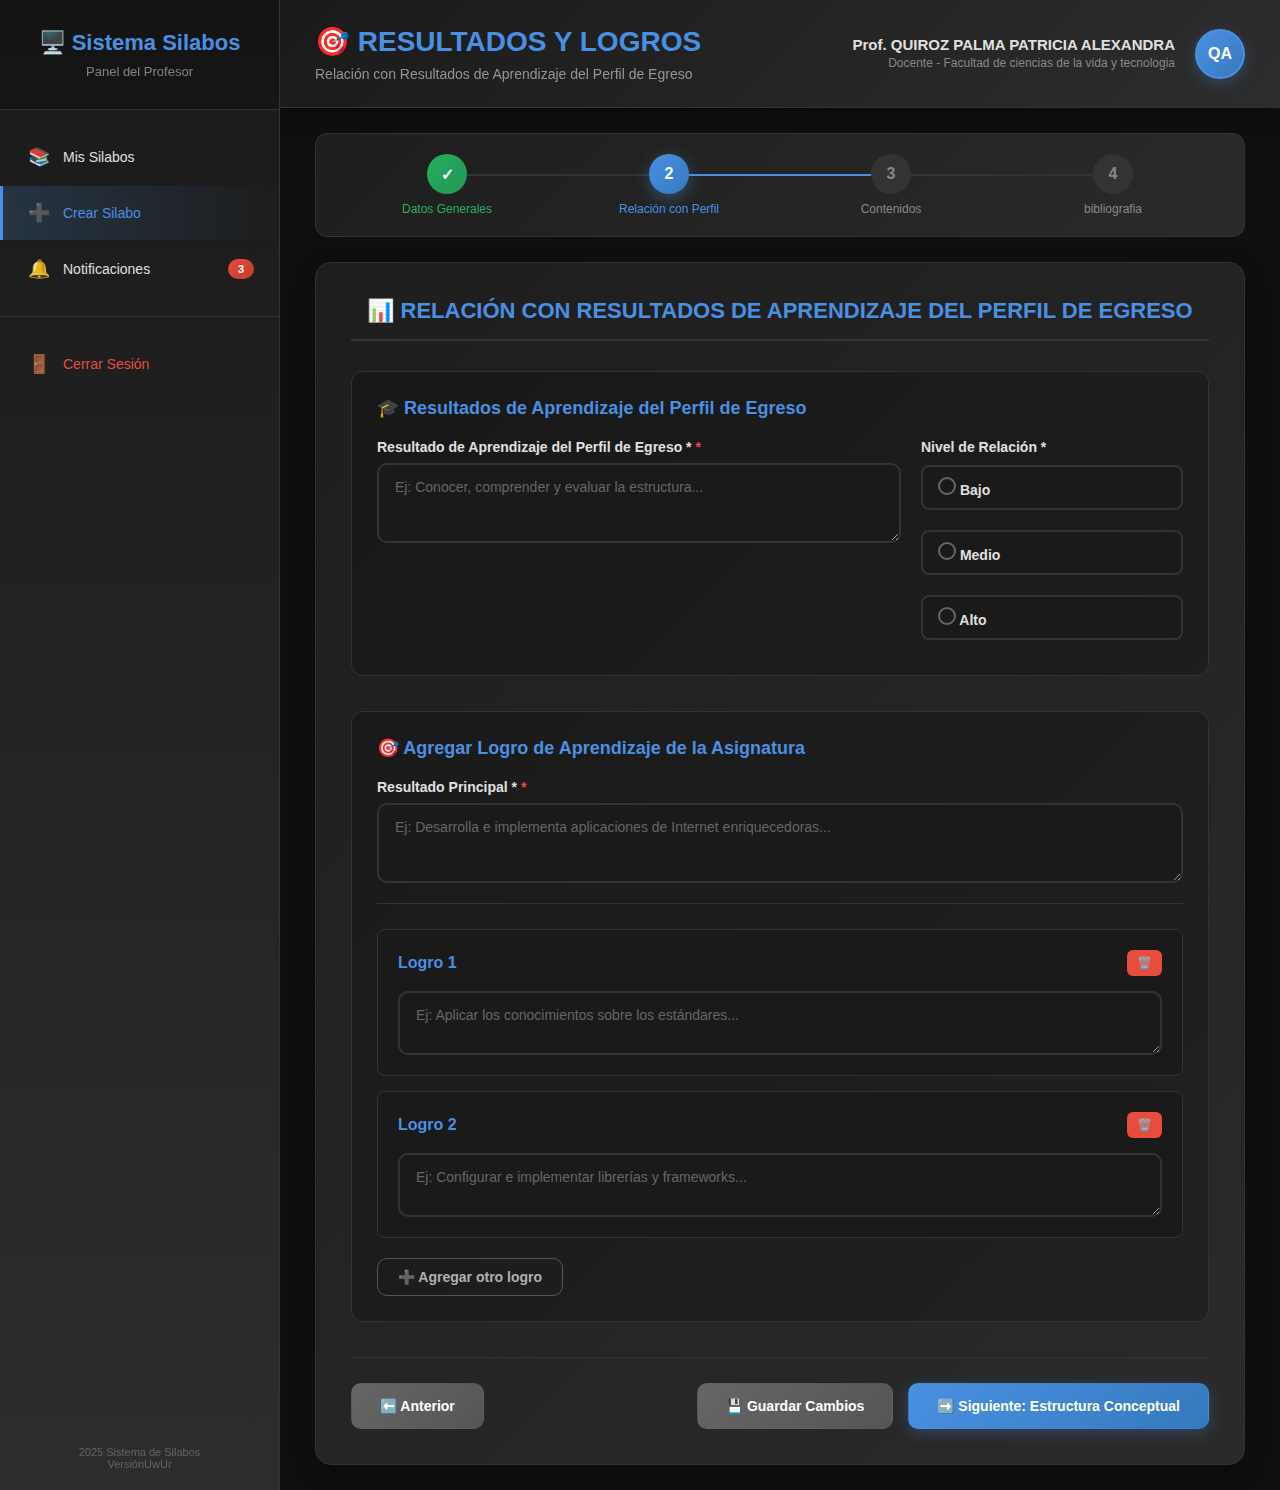
<file: codigos/proyecto parcial1/documentos html/datos_perfil.html>
<!DOCTYPE html>
<html lang="es">
<head>
    <meta charset="UTF-8">
    <meta name="viewport" content="width=device-width, initial-scale=1.0">
    <title>Relación con Perfil de Egreso - Sistema de Automatización</title>
    <link rel="stylesheet" href="../documentos css/datos_perfil_estilos.css">
</head>
<body>
    <div class="dashboard-container">
        <!-- Barra lateral de navegación -->
        <nav class="sidebar">
            <div class="sidebar-header">
                <h2>🖥️ Sistema Silabos</h2>
                <p>Panel del Profesor</p>
            </div>
            
            <ul class="sidebar-menu">
                <li class="menu-item">
                    <a href="dashboard.html">
                        <span class="icon">📚</span>
                        <span class="text">Mis Silabos</span>
                    </a>
                </li>
                <li class="menu-item active">
                    <a href="#">
                        <span class="icon">➕</span>
                        <span class="text">Crear Silabo</span>
                    </a>
                </li>
                <li class="menu-item">
                    <a href="#">
                        <span class="icon">🔔</span>
                        <span class="text">Notificaciones</span>
                        <span class="notification-badge">3</span>
                    </a>
                </li>
                
                <li class="menu-item logout">
                    <a href="index_login.html">
                        <span class="icon">🚪</span>
                        <span class="text">Cerrar Sesión</span>
                    </a>
                </li>
            </ul>
            
            <div class="sidebar-footer">
                <p>2025 Sistema de Silabos</p>
                <p>VersiónUwUr</p>
            </div>
        </nav>

        <!-- Contenido principal -->
        <main class="main-content">
            <!-- Header superior -->
            <header class="top-header">
                <div class="header-left">
                    <h1>🎯 RESULTADOS Y LOGROS</h1>
                    <p>Relación con Resultados de Aprendizaje del Perfil de Egreso</p>
                </div>
                <div class="header-right">
                    <div class="user-info">
                        <span class="user-name">Prof. QUIROZ PALMA PATRICIA ALEXANDRA</span>
                        <span class="user-role">Docente - Facultad de ciencias de la vida y tecnologia</span>
                    </div>
                    <div class="user-avatar">
                        <span>QA</span>
                    </div>
                </div>
            </header>

            <!-- Progreso del formulario -->
            <section class="progress-section">
                <div class="progress-steps">
                    <div class="step completed">
                        <span class="step-number">✓</span>
                        <span class="step-text">Datos Generales</span>
                    </div>
                    <div class="step active">
                        <span class="step-number">2</span>
                        <span class="step-text">Relación con Perfil</span>
                    </div>
                    <div class="step">
                        <span class="step-number">3</span>
                        <span class="step-text">Contenidos</span>
                    </div>
                    <div class="step">
                        <span class="step-number">4</span>
                        <span class="step-text">bibliografia</span>
                    </div>
                </div>
            </section>


            <!-- Formulario de relación con perfil de egreso -->
            <section class="form-section">
                <div class="form-container">
                    <h2>📊 RELACIÓN CON RESULTADOS DE APRENDIZAJE DEL PERFIL DE EGRESO</h2>
                    
                    <form id="perfilForm">
                        <!-- Resultados de Aprendizaje del Perfil de Egreso -->
                        <div class="resultados-section">
                            <h3>🎓 Resultados de Aprendizaje del Perfil de Egreso</h3>
                            
                            <div class="resultado-item">
                                <div class="form-group">
                                    <label for="resultado-aprendizaje">Resultado de Aprendizaje del Perfil de Egreso *</label>
                                    <textarea id="resultado-aprendizaje" name="resultado-aprendizaje" 
                                              rows="3" placeholder="Ej: Conocer, comprender y evaluar la estructura..." required></textarea>
                                </div>
                                
                                <div class="nivel-relacion">
                                    <label>Nivel de Relación *</label>
                                    <div class="nivel-options">
                                        <label class="radio-option">
                                            <input type="radio" name="nivel-relacion" value="bajo" required>
                                            <span class="radio-custom"></span>
                                            Bajo
                                        </label>
                                        <label class="radio-option">
                                            <input type="radio" name="nivel-relacion" value="medio">
                                            <span class="radio-custom"></span>
                                            Medio
                                        </label>
                                        <label class="radio-option">
                                            <input type="radio" name="nivel-relacion" value="alto">
                                            <span class="radio-custom"></span>
                                            Alto
                                        </label>
                                    </div>
                                </div>
                            </div>
                        </div>

                        <!-- Logros de Aprendizaje de la Asignatura -->
                        <div class="logros-section">
                            <h3>🎯 Agregar Logro de Aprendizaje de la Asignatura</h3>
                            
                            <div class="logro-principal">
                                <div class="form-group">
                                    <label for="resultado-principal">Resultado Principal *</label>
                                    <textarea id="resultado-principal" name="resultado-principal" 
                                              rows="3" placeholder="Ej: Desarrolla e implementa aplicaciones de Internet enriquecedoras..." required></textarea>
                                </div>
                            </div>

                            <div class="logros-container" id="logros-container">
                                <!-- Logro 1 -->
                                <div class="logro-item">
                                    <div class="logro-header">
                                        <h4>Logro 1</h4>
                                        <button type="button" class="btn-eliminar" onclick="eliminarLogro(this)">🗑️</button>
                                    </div>
                                    <div class="form-group">
                                        <textarea name="logro[]" rows="2" placeholder="Ej: Aplicar los conocimientos sobre los estándares..." required></textarea>
                                    </div>
                                </div>

                                <!-- Logro 2 -->
                                <div class="logro-item">
                                    <div class="logro-header">
                                        <h4>Logro 2</h4>
                                        <button type="button" class="btn-eliminar" onclick="eliminarLogro(this)">🗑️</button>
                                    </div>
                                    <div class="form-group">
                                        <textarea name="logro[]" rows="2" placeholder="Ej: Configurar e implementar librerías y frameworks..." required></textarea>
                                    </div>
                                </div>
                            </div>

                            <button type="button" class="btn btn-outline" id="btn-agregar-logro">
                                ➕ Agregar otro logro
                            </button>
                        </div>

                        <!-- Botones de acción -->
                        <div class="form-actions">
                            <a href="crear_cilabo.html" class="btn btn-secondary">
                                ⬅️ Anterior
                            </a>
                            <div class="action-buttons">
                                <button type="button" class="btn btn-secondary" id="btn-guardar-cambios">
                                    💾 Guardar Cambios
                                </button>
                                <button type="submit" class="btn btn-primary" id="btn-siguiente">
                                    ➡️ Siguiente: Estructura Conceptual
                                </button>
                            </div>
                        </div>
                    </form>
                </div>
            </section>
        </main>
    </div>

    <script>
        let logroCount = 2;

        // Agregar nuevo logro
        document.getElementById('btn-agregar-logro').addEventListener('click', function() {
            logroCount++;
            const logrosContainer = document.getElementById('logros-container');
            
            const nuevoLogro = document.createElement('div');
            nuevoLogro.className = 'logro-item';
            nuevoLogro.innerHTML = `
                <div class="logro-header">
                    <h4>Logro ${logroCount}</h4>
                    <button type="button" class="btn-eliminar" onclick="eliminarLogro(this)">🗑️</button>
                </div>
                <div class="form-group">
                    <textarea name="logro[]" rows="2" placeholder="Describe el logro de aprendizaje..." required></textarea>
                </div>
            `;
            
            logrosContainer.appendChild(nuevoLogro);
        });

        // Eliminar logro
        function eliminarLogro(button) {
            const logroItem = button.closest('.logro-item');
            if (document.querySelectorAll('.logro-item').length > 1) {
                logroItem.remove();
                // Renumerar los logros restantes
                const logros = document.querySelectorAll('.logro-item');
                logros.forEach((logro, index) => {
                    logro.querySelector('h4').textContent = `Logro ${index + 1}`;
                });
                logroCount = logros.length;
            } else {
                alert('Debe haber al menos un logro de aprendizaje.');
            }
        }

        // Manejo del formulario
        document.getElementById('perfilForm').addEventListener('submit', function(e) {
            e.preventDefault();
            
            const button = document.getElementById('btn-siguiente');
            const originalText = button.innerHTML;
            
            // Simular procesamiento
            button.disabled = true;
            button.innerHTML = '<div class="loading"></div>Procesando...';
            
            setTimeout(function() {
                // Aquí iría la redirección a la siguiente página
                alert('Datos de relación con perfil guardados correctamente. Redirigiendo al siguiente paso...');
                window.location.href = 'estructura_conceptual.html';
                
                button.disabled = false;
                button.innerHTML = originalText;
            }, 2000);
        });

        // Guardar cambios
        document.getElementById('btn-guardar-cambios').addEventListener('click', function() {
            const button = this;
            const originalText = button.innerHTML;
            
            button.disabled = true;
            button.innerHTML = '<div class="loading"></div>Guardando...';
            
            setTimeout(function() {
                alert('Cambios guardados exitosamente');
                button.disabled = false;
                button.innerHTML = originalText;
            }, 1500);
        });

        // Validación en tiempo real
        const inputs = document.querySelectorAll('textarea[required]');
        inputs.forEach(input => {
            input.addEventListener('blur', function() {
                if (this.value.trim() === '') {
                    this.style.borderColor = '#e74c3c';
                } else {
                    this.style.borderColor = '#4a90e2';
                }
            });
        });

        // Efectos visuales para radio buttons
        const radioButtons = document.querySelectorAll('input[type="radio"]');
        radioButtons.forEach(radio => {
            radio.addEventListener('change', function() {
                document.querySelectorAll('.radio-option').forEach(opt => {
                    opt.classList.remove('selected');
                });
                this.parentElement.classList.add('selected');
            });
        });

        // Efectos visuales del menú
        document.addEventListener('DOMContentLoaded', function() {
            const menuItems = document.querySelectorAll('.menu-item');
            menuItems.forEach(item => {
                item.addEventListener('click', function() {
                    if (!this.classList.contains('logout')) {
                        menuItems.forEach(i => i.classList.remove('active'));
                        this.classList.add('active');
                    }
                });
            });
        });
    </script>

</body>
</html>
</file>
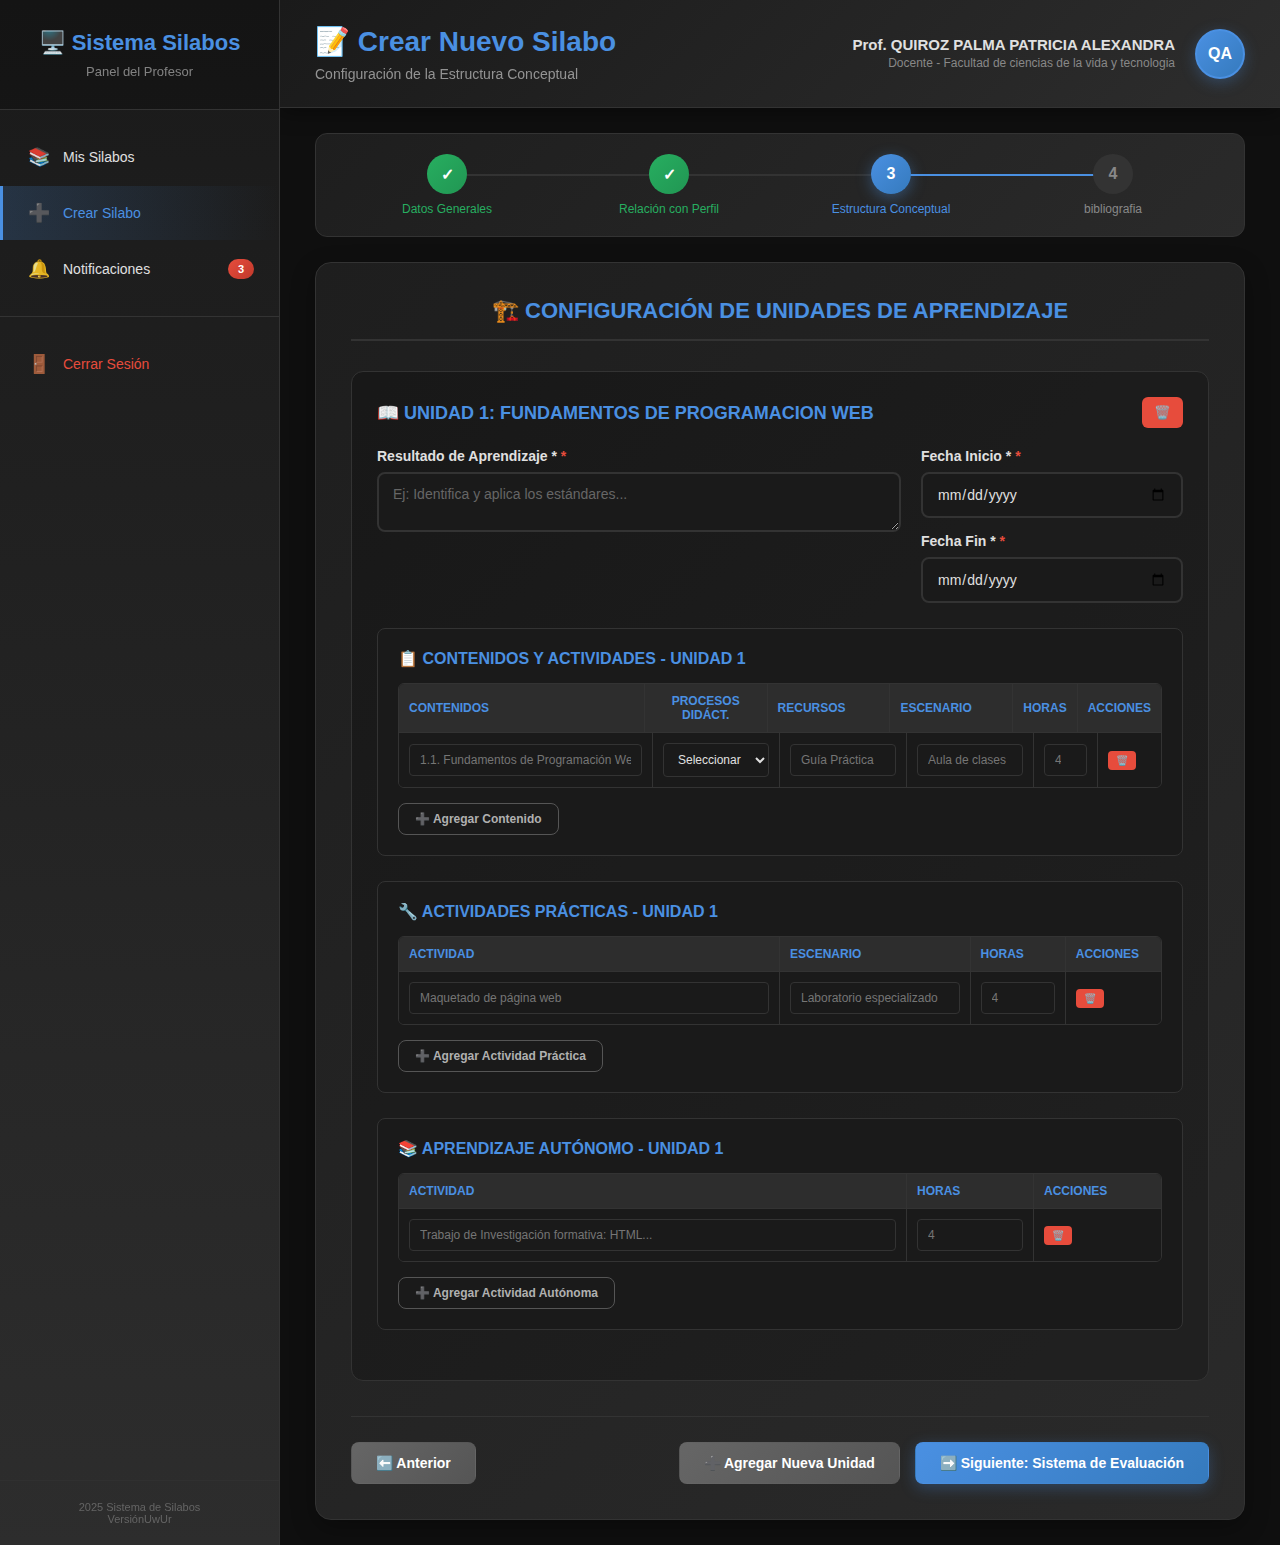
<file: codigos/proyecto parcial1/documentos html/estructura_conceptual.html>
<!DOCTYPE html>
<html lang="es">

<head>
    <meta charset="UTF-8">
    <meta name="viewport" content="width=device-width, initial-scale=1.0">
    <title>Estructura Conceptual - Sistema de Automatización</title>
    <link rel="stylesheet" href="../documentos css/estructura_conceptual_estilos.css">
</head>

<body>
    <div class="dashboard-container">
        <!-- Barra lateral de navegación -->
        <nav class="sidebar">
            <div class="sidebar-header">
                <h2>🖥️ Sistema Silabos</h2>
                <p>Panel del Profesor</p>
            </div>

            <ul class="sidebar-menu">
                <li class="menu-item">
                    <a href="dashboard.html">
                        <span class="icon">📚</span>
                        <span class="text">Mis Silabos</span>
                    </a>
                </li>
                <li class="menu-item active">
                    <a href="#">
                        <span class="icon">➕</span>
                        <span class="text">Crear Silabo</span>
                    </a>
                </li>
                <li class="menu-item">
                    <a href="#">
                        <span class="icon">🔔</span>
                        <span class="text">Notificaciones</span>
                        <span class="notification-badge">3</span>
                    </a>
                </li>

                <li class="menu-item logout">
                    <a href="index_login.html">
                        <span class="icon">🚪</span>
                        <span class="text">Cerrar Sesión</span>
                    </a>
                </li>
            </ul>

            <div class="sidebar-footer">
                <p>2025 Sistema de Silabos</p>
                <p>VersiónUwUr</p>
            </div>
        </nav>

        <!-- Contenido principal -->
        <main class="main-content">
            <!-- Header superior -->
            <header class="top-header">
                <div class="header-left">
                    <h1>📝 Crear Nuevo Silabo</h1>
                    <p>Configuración de la Estructura Conceptual</p>
                </div>
                <div class="header-right">
                    <div class="user-info">
                        <span class="user-name">Prof. QUIROZ PALMA PATRICIA ALEXANDRA</span>
                        <span class="user-role">Docente - Facultad de ciencias de la vida y tecnologia</span>
                    </div>
                    <div class="user-avatar">
                        <span>QA</span>
                    </div>
                </div>
            </header>

            <!-- Progreso del formulario -->
            <section class="progress-section">
                <div class="progress-steps">
                    <div class="step completed">
                        <span class="step-number">✓</span>
                        <span class="step-text">Datos Generales</span>
                    </div>
                    <div class="step completed">
                        <span class="step-number">✓</span>
                        <span class="step-text">Relación con Perfil</span>
                    </div>
                    <div class="step active">
                        <span class="step-number">3</span>
                        <span class="step-text">Estructura Conceptual</span>
                    </div>
                    <div class="step">
                        <span class="step-number">4</span>
                        <span class="step-text">bibliografia</span>
                    </div>
                </div>
            </section>


            <!-- Formulario de estructura conceptual -->
            <section class="form-section">
                <div class="form-container">
                    <h2>🏗️ CONFIGURACIÓN DE UNIDADES DE APRENDIZAJE</h2>

                    <form id="estructuraForm">
                        <!-- Unidad de Aprendizaje 1 -->
                        <div class="unidad-section">
                            <div class="unidad-header">
                                <h3>📖 UNIDAD 1: FUNDAMENTOS DE PROGRAMACION WEB</h3>
                                <button type="button" class="btn-eliminar" onclick="eliminarUnidad(this)">🗑️</button>
                            </div>

                            <div class="unidad-content">
                                <div class="form-group">
                                    <label for="resultado-unidad1">Resultado de Aprendizaje *</label>
                                    <textarea id="resultado-unidad1" name="resultado-unidad1" rows="2"
                                        placeholder="Ej: Identifica y aplica los estándares..." required></textarea>
                                </div>

                                <div class="fechas-container">
                                    <div class="form-group">
                                        <label for="fecha-inicio1">Fecha Inicio *</label>
                                        <input type="date" id="fecha-inicio1" name="fecha-inicio1" required>
                                    </div>

                                    <div class="form-group">
                                        <label for="fecha-fin1">Fecha Fin *</label>
                                        <input type="date" id="fecha-fin1" name="fecha-fin1" required>
                                    </div>
                                </div>
                            </div>

                            <!-- Contenidos y Actividades - Unidad 1 -->
                            <div class="contenidos-section">
                                <h4>📋 CONTENIDOS Y ACTIVIDADES - UNIDAD 1</h4>

                                <div class="tabla-contenidos">
                                    <div class="tabla-header">
                                        <div class="tabla-col">CONTENIDOS</div>
                                        <div class="tabla-col">PROCESOS DIDÁCT.</div>
                                        <div class="tabla-col">RECURSOS</div>
                                        <div class="tabla-col">ESCENARIO</div>
                                        <div class="tabla-col">HORAS</div>
                                        <div class="tabla-col">ACCIONES</div>
                                    </div>

                                    <div class="tabla-row">
                                        <div class="tabla-col">
                                            <input type="text" placeholder="1.1. Fundamentos de Programación Web"
                                                required>
                                        </div>
                                        <div class="tabla-col">
                                            <select required>
                                                <option value="">Seleccionar</option>
                                                <option value="conferencia">Conferencia</option>
                                                <option value="taller">Taller</option>
                                                <option value="laboratorio">Laboratorio</option>
                                            </select>
                                        </div>
                                        <div class="tabla-col">
                                            <input type="text" placeholder="Guía Práctica" required>
                                        </div>
                                        <div class="tabla-col">
                                            <input type="text" placeholder="Aula de clases" required>
                                        </div>
                                        <div class="tabla-col">
                                            <input type="number" placeholder="4" min="1" required>
                                        </div>
                                        <div class="tabla-col">
                                            <button type="button" class="btn-eliminar-pequeno"
                                                onclick="eliminarContenido(this)">🗑️</button>
                                        </div>
                                    </div>
                                </div>

                                <button type="button" class="btn btn-outline" onclick="agregarContenido(this)">
                                    ➕ Agregar Contenido
                                </button>
                            </div>

                            <!-- Actividades Prácticas - Unidad 1 -->
                            <div class="actividades-section">
                                <h4>🔧 ACTIVIDADES PRÁCTICAS - UNIDAD 1</h4>

                                <div class="tabla-actividades">
                                    <div class="tabla-header">
                                        <div class="tabla-col">ACTIVIDAD</div>
                                        <div class="tabla-col">ESCENARIO</div>
                                        <div class="tabla-col">HORAS</div>
                                        <div class="tabla-col">ACCIONES</div>
                                    </div>

                                    <div class="tabla-row">
                                        <div class="tabla-col">
                                            <input type="text" placeholder="Maquetado de página web" required>
                                        </div>
                                        <div class="tabla-col">
                                            <input type="text" placeholder="Laboratorio especializado" required>
                                        </div>
                                        <div class="tabla-col">
                                            <input type="number" placeholder="4" min="1" required>
                                        </div>
                                        <div class="tabla-col">
                                            <button type="button" class="btn-eliminar-pequeno"
                                                onclick="eliminarActividad(this)">🗑️</button>
                                        </div>
                                    </div>
                                </div>

                                <button type="button" class="btn btn-outline" onclick="agregarActividad(this)">
                                    ➕ Agregar Actividad Práctica
                                </button>
                            </div>

                            <!-- Aprendizaje Autónomo - Unidad 1 -->
                            <div class="autonomo-section">
                                <h4>📚 APRENDIZAJE AUTÓNOMO - UNIDAD 1</h4>

                                <div class="tabla-autonomo">
                                    <div class="tabla-header">
                                        <div class="tabla-col">ACTIVIDAD</div>
                                        <div class="tabla-col">HORAS</div>
                                        <div class="tabla-col">ACCIONES</div>
                                    </div>

                                    <div class="tabla-row">
                                        <div class="tabla-col">
                                            <input type="text" placeholder="Trabajo de Investigación formativa: HTML..."
                                                required>
                                        </div>
                                        <div class="tabla-col">
                                            <input type="number" placeholder="4" min="1" required>
                                        </div>
                                        <div class="tabla-col">
                                            <button type="button" class="btn-eliminar-pequeno"
                                                onclick="eliminarAutonomo(this)">🗑️</button>
                                        </div>
                                    </div>
                                </div>

                                <button type="button" class="btn btn-outline" onclick="agregarAutonomo(this)">
                                    ➕ Agregar Actividad Autónoma
                                </button>
                            </div>
                        </div>

                        <!-- Botones de acción -->
                        <div class="form-actions">
                            <a href="datos_perfil.html" class="btn btn-secondary">
                                ⬅️ Anterior
                            </a>
                            <div class="action-buttons">
                                <button type="button" class="btn btn-secondary" id="btn-agregar-unidad">
                                    ➕ Agregar Nueva Unidad
                                </button>
                                <button type="submit" class="btn btn-primary" id="btn-siguiente">
                                    ➡️ Siguiente: Sistema de Evaluación
                                </button>
                            </div>
                        </div>
                    </form>
                </div>
            </section>
        </main>
    </div>
        <script src="../documentos javascript/estructura_conceptual.js "></script>
</body>

</html>
</file>
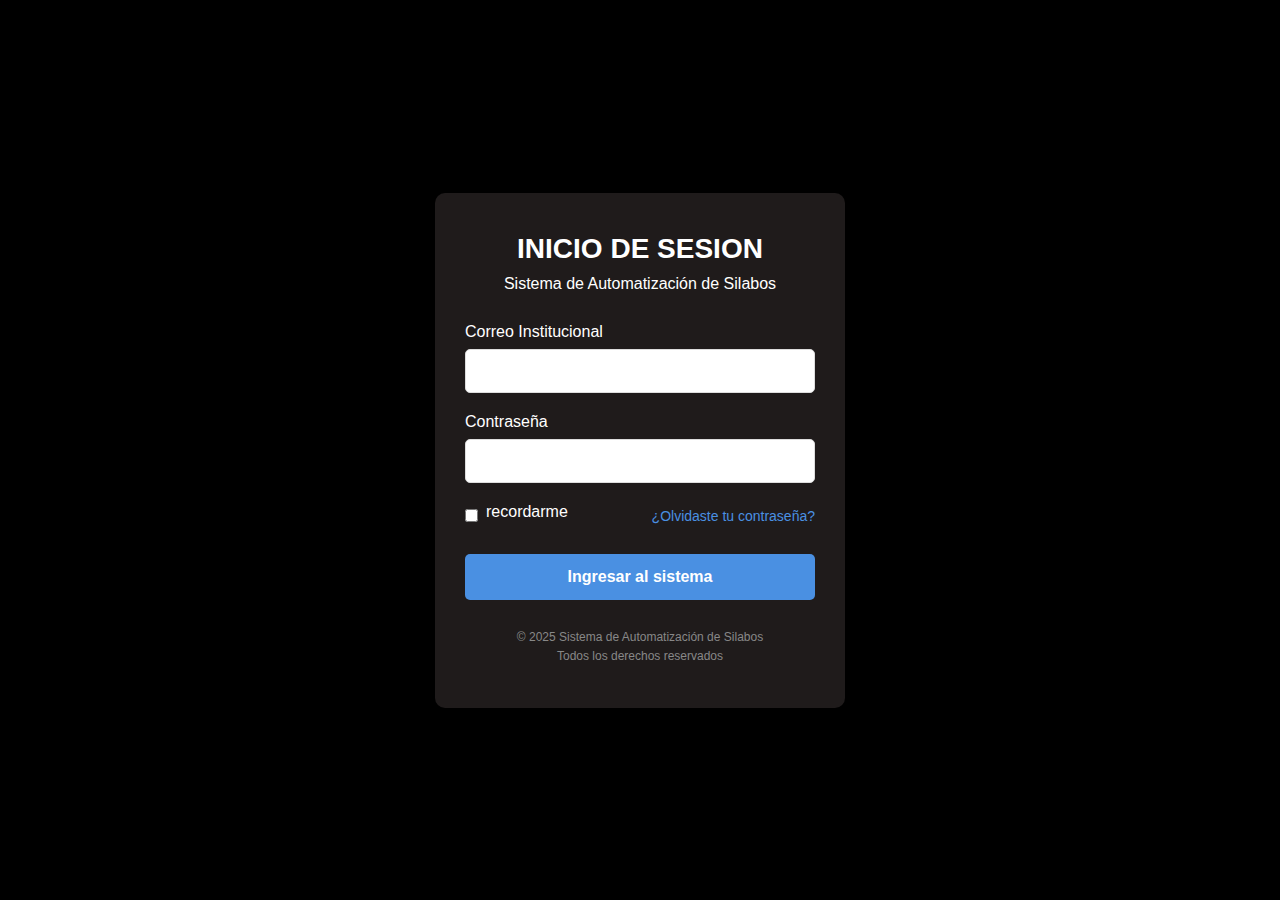
<file: codigos/proyecto parcial1/documentos html/index_login.html>
<!DOCTYPE html>
<html lang="es">
<head>
    <meta charset="UTF-8">
    <meta name="viewport" content="width=device-width, initial-scale=1.0">
    <title>Login - Sistema de Automatización de Silabos</title>
    <link rel="stylesheet" href="../documentos css/login_estilo.css">
</head>
<body>
    <div class="container">
        <div class="login-form">
            <h1>INICIO DE SESION</h1>
            <p class="subtitle">Sistema de Automatización de Silabos</p>
            
            <form id="loginForm">
                <div class="form-group">
                    <label for="email">Correo Institucional</label>
                    <input type="email" id="email" name="email" required>
                </div>
                
                <div class="form-group">
                    <label for="password">Contraseña</label>
                    <input type="password" id="password" name="password" required>
                </div>
                
                <div class="form-options">
                    <div class="remember-me">
                        <input type="checkbox" id="remember" name="remember">
                        <label for="remember">recordarme</label>
                    </div>
                    <a href="recuperar_contrasena.html" class="forgot-password">¿Olvidaste tu contraseña?</a>
                </div>
                
                <button type="submit" class="login-btn">Ingresar al sistema</button>
            </form>
            
            <footer>
                <p>&copy; 2025 Sistema de Automatización de Silabos</p>
                <p>Todos los derechos reservados</p>
            </footer>
        </div>
    </div>

    <script src="../documentos javascript/login_script.js"></script>
</body>
</html>
</file>
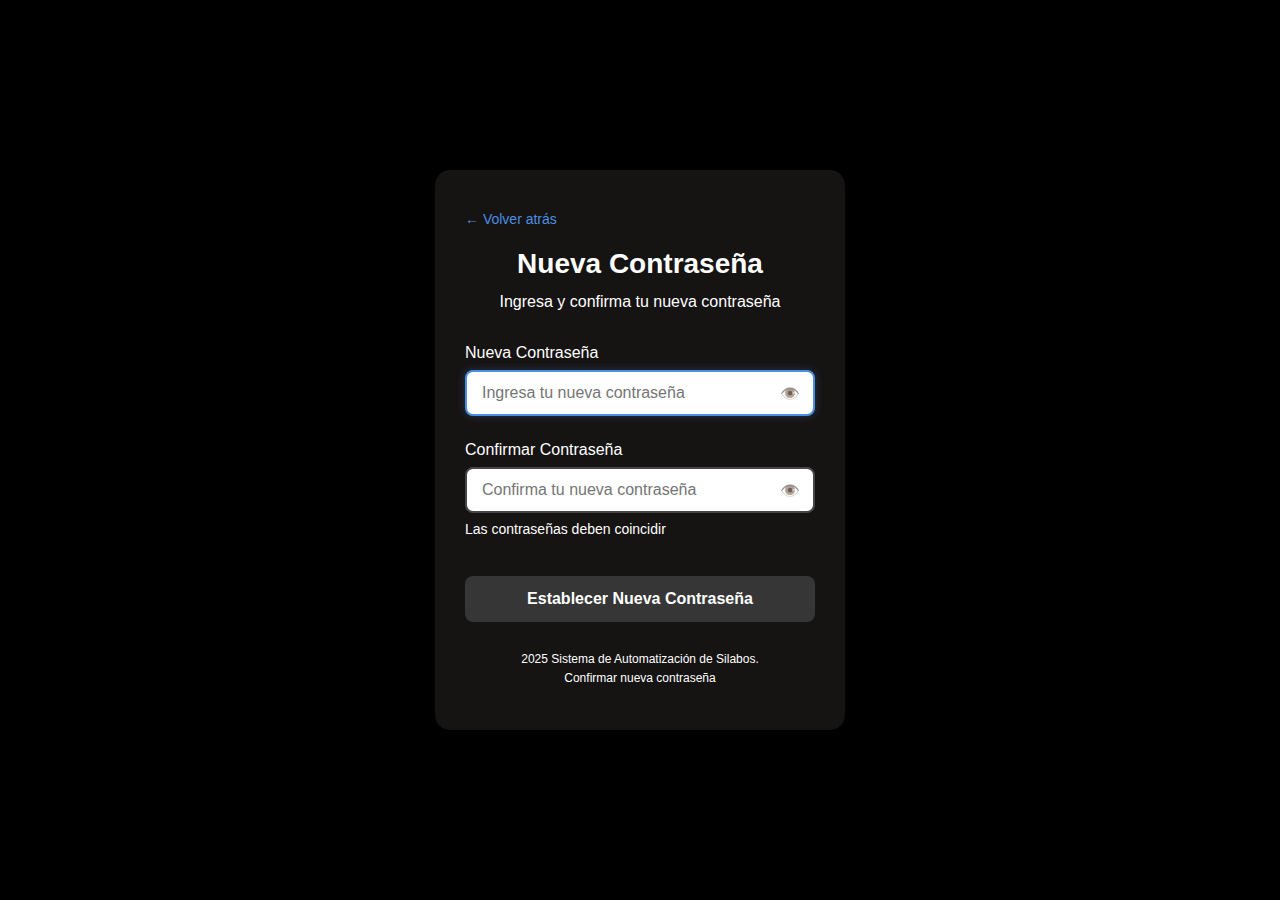
<file: codigos/proyecto parcial1/documentos html/nueva_contrasena.html>
<!DOCTYPE html>
<html lang="es">
<head>
    <meta charset="UTF-8">
    <meta name="viewport" content="width=device-width, initial-scale=1.0">
    <title>Nueva Contraseña - Sistema de Silabos</title>
    <link rel="stylesheet" href="../documentos css/nueva_contrasena_estilos.css">
</head>
<body>
    <div class="container">
        <div class="login-form">
            <div class="back-button">
                <a href="verificar_codigo.html">&larr; Volver atrás</a>
            </div>
            
            <h1>Nueva Contraseña</h1>
            <p class="subtitle">Ingresa y confirma tu nueva contraseña</p>
            
            <form id="newPasswordForm">
                <div class="form-group">
                    <label for="new-password">Nueva Contraseña</label>
                    <div class="password-input">
                        <input type="password" id="new-password" name="new-password" required 
                            placeholder="Ingresa tu nueva contraseña">
                        <span class="toggle-password" onclick="togglePassword('new-password')">👁️</span>
                    </div>
                </div>
                
                <div class="form-group">
                    <label for="confirm-password">Confirmar Contraseña</label>
                    <div class="password-input">
                        <input type="password" id="confirm-password" name="confirm-password" required 
                               placeholder="Confirma tu nueva contraseña">
                        <span class="toggle-password" onclick="togglePassword('confirm-password')">👁️</span>
                    </div>
                    <div class="password-match" id="password-match">
                        <span id="match-text">Las contraseñas deben coincidir</span>
                    </div>
                </div>
                
                <button type="submit" class="login-btn" id="submit-btn" disabled>
                    <span class="btn-text">Establecer Nueva Contraseña</span>
                </button>
            </form>
            
            <footer>
                <p>2025 Sistema de Automatización de Silabos.</p>
                <p>Confirmar nueva contraseña</p>
            </footer>
        </div>
    </div>

    <script>
        // Función para mostrar/ocultar contraseña
        function togglePassword(inputId) {
            const input = document.getElementById(inputId);
            const toggle = input.parentNode.querySelector('.toggle-password');
            
            if (input.type === 'password') {
                input.type = 'text';
                toggle.textContent = '🔒';
            } else {
                input.type = 'password';
                toggle.textContent = '👁️';
            }
        }

        // Función para verificar coincidencia de contraseñas
        function checkPasswordMatch() {
            const password = document.getElementById('new-password').value;
            const confirmPassword = document.getElementById('confirm-password').value;
            const matchElement = document.getElementById('password-match');
            const matchText = document.getElementById('match-text');
            const submitBtn = document.getElementById('submit-btn');

            if (confirmPassword.length === 0) {
                matchElement.className = 'password-match';
                matchText.textContent = 'Las contraseñas deben coincidir';
                submitBtn.disabled = true;
                return false;
            } else if (password === confirmPassword) {
                matchElement.className = 'password-match valid';
                matchText.textContent = '✓ Las contraseñas coinciden';
                submitBtn.disabled = false;
                return true;
            } else {
                matchElement.className = 'password-match invalid';
                matchText.textContent = '✗ Las contraseñas no coinciden';
                submitBtn.disabled = true;
                return false;
            }
        }

        // Event listeners
        document.getElementById('new-password').addEventListener('input', checkPasswordMatch);
        document.getElementById('confirm-password').addEventListener('input', checkPasswordMatch);

        // Manejo del envío del formulario
        document.getElementById('newPasswordForm').addEventListener('submit', function(e) {
            e.preventDefault();
            
            const button = this.querySelector('.login-btn');
            const buttonText = button.querySelector('.btn-text');
            
            // Simular actualización de contraseña
            button.disabled = true;
            buttonText.textContent = 'Actualizando...';
            button.innerHTML = '<div class="loading"></div>Actualizando...';

            setTimeout(function() {
                button.innerHTML = '<span class="btn-text">✓ Contraseña Actualizada</span>';
                
                // Redirigir al login después de 2 segundos
                setTimeout(function() {
                    window.location.href = 'index_login.html?message=password_updated';
                }, 2000);
                
            }, 2000);
        });

        // Auto-focus en el primer campo al cargar la página
        document.addEventListener('DOMContentLoaded', function() {
            document.getElementById('new-password').focus();
        });
    </script>
</body>
</html>
</file>
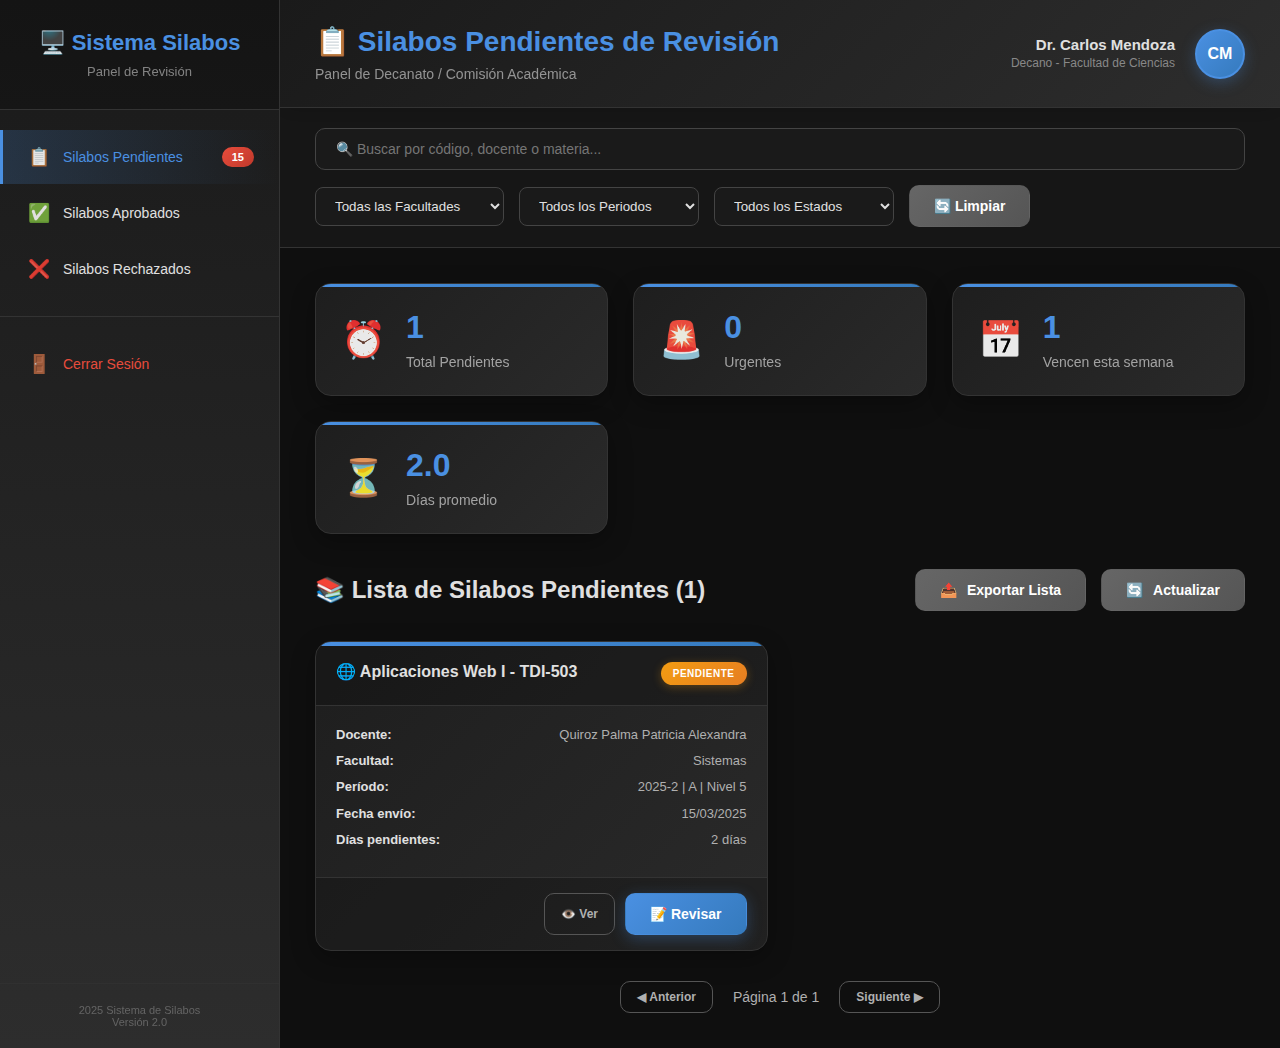
<file: codigos/proyecto parcial1/documentos html/pendientes.html>
<!DOCTYPE html>
<html lang="es">
<head>
    <meta charset="UTF-8">
    <meta name="viewport" content="width=device-width, initial-scale=1.0">
    <title>Dashboard - Silabos Pendientes</title>
    <link rel="stylesheet" href="../documentos css/pendientes.css">
</head>
<body>
    <div class="dashboard-container">
        <!-- Barra lateral de navegación -->
        <nav class="sidebar">
            <div class="sidebar-header">
                <h2>🖥️ Sistema Silabos</h2>
                <p>Panel de Revisión</p>
            </div>
            
            <ul class="sidebar-menu">
                <li class="menu-item active">
                    <a href="revision.html">
                        <span class="icon">📋</span>
                        <span class="text">Silabos Pendientes</span>
                        <span class="notification-badge">15</span>
                    </a>
                </li>
                <li class="menu-item">
                    <a href="#">
                        <span class="icon">✅</span>
                        <span class="text">Silabos Aprobados</span>
                    </a>
                </li>
                <li class="menu-item">
                    <a href="#">
                        <span class="icon">❌</span>
                        <span class="text">Silabos Rechazados</span>
                    </a>
                </li>
                
                <li class="menu-item logout">
                    <a href="index_login.html">
                        <span class="icon">🚪</span>
                        <span class="text">Cerrar Sesión</span>
                    </a>
                </li>
            </ul>
            
            <div class="sidebar-footer">
                <p>2025 Sistema de Silabos</p>
                <p>Versión 2.0</p>
            </div>
        </nav>

        <!-- Contenido principal -->
        <main class="main-content">
            <!-- Header superior -->
            <header class="top-header">
                <div class="header-left">
                    <h1>📋 Silabos Pendientes de Revisión</h1>
                    <p>Panel de Decanato / Comisión Académica</p>
                </div>
                <div class="header-right">
                    <div class="user-info">
                        <span class="user-name">Dr. Carlos Mendoza</span>
                        <span class="user-role">Decano - Facultad de Ciencias</span>
                    </div>
                    <div class="user-avatar">
                        <span>CM</span>
                    </div>
                </div>
            </header>

            <!-- Filtros y búsqueda -->
            <section class="filters-section">
                <div class="filters-container">
                    <div class="search-box">
                        <input type="text" id="searchInput" placeholder="🔍 Buscar por código, docente o materia...">
                    </div>
                    <div class="filter-controls">
                        <select id="facultadFilter" class="filter-select">
                            <option value="">Todas las Facultades</option>
                            <option value="Sistemas">Ingeniería en Sistemas</option>
                            <option value="Civil">Ingeniería Civil</option>
                            <option value="Industrial">Ingeniería Industrial</option>
                            <option value="Administración">Administración</option>
                        </select>
                        <select id="periodoFilter" class="filter-select">
                            <option value="">Todos los Periodos</option>
                            <option value="2025-2">2025-2</option>
                            <option value="2025-1">2025-1</option>
                            <option value="2024-2">2024-2</option>
                        </select>
                        <select id="estadoFilter" class="filter-select">
                            <option value="">Todos los Estados</option>
                            <option value="pendiente">Pendiente</option>
                            <option value="urgente">Urgente</option>
                            <option value="revision">En Revisión</option>
                        </select>
                        <button id="resetFilters" class="btn btn-secondary">🔄 Limpiar</button>
                    </div>
                </div>
            </section>

            <!-- Estadísticas rápidas -->
            <section class="stats-section">
                <div class="stat-card">
                    <div class="stat-icon">⏰</div>
                    <div class="stat-info">
                        <h3 id="totalPendientes">15</h3>
                        <p>Total Pendientes</p>
                    </div>
                </div>
                <div class="stat-card">
                    <div class="stat-icon">🚨</div>
                    <div class="stat-info">
                        <h3 id="totalUrgentes">3</h3>
                        <p>Urgentes</p>
                    </div>
                </div>
                <div class="stat-card">
                    <div class="stat-icon">📅</div>
                    <div class="stat-info">
                        <h3 id="proximaSemana">5</h3>
                        <p>Vencen esta semana</p>
                    </div>
                </div>
                <div class="stat-card">
                    <div class="stat-icon">⏳</div>
                    <div class="stat-info">
                        <h3 id="promedioDias">2.3</h3>
                        <p>Días promedio</p>
                    </div>
                </div>
            </section>

            <!-- Lista de silabos pendientes -->
            <section class="syllabus-section">
                <div class="section-header">
                    <h2>📚 Lista de Silabos Pendientes (<span id="contadorSilabos">15</span>)</h2>
                    <div class="section-actions">
                        <button id="exportBtn" class="btn btn-secondary">
                            <span class="icon">📤</span>
                            Exportar Lista
                        </button>
                        <button id="refreshBtn" class="btn btn-secondary">
                            <span class="icon">🔄</span>
                            Actualizar
                        </button>
                    </div>
                </div>

                <div id="syllabusGrid" class="syllabus-grid">
                    <!-- Los silabos se cargarán dinámicamente con JavaScript -->
                </div>

                <!-- Paginación -->
                <div class="pagination">
                    <button id="prevPage" class="btn btn-outline">◀ Anterior</button>
                    <span class="page-info">Página <span id="currentPage">1</span> de <span id="totalPages">2</span></span>
                    <button id="nextPage" class="btn btn-outline">Siguiente ▶</button>
                </div>
            </section>
        </main>
    </div>

    <!-- Modal para detalles del silabo -->
    <div id="syllabusModal" class="modal">
        <div class="modal-content">
            <div class="modal-header">
                <h3>Detalles del Silabo</h3>
                <span class="close-modal">&times;</span>
            </div>
            <div class="modal-body">
                <!-- Contenido cargado dinámicamente -->
            </div>
            <div class="modal-actions">
                <button class="btn btn-outline" id="closeModalBtn">Cerrar</button>
                <button class="btn btn-primary" id="reviewModalBtn">📝 aprobar silabo</button>
            </div>
        </div>
    </div>

    <script src="../documentos javascript/pendientes.js"></script>
</body>
</html>
</file>
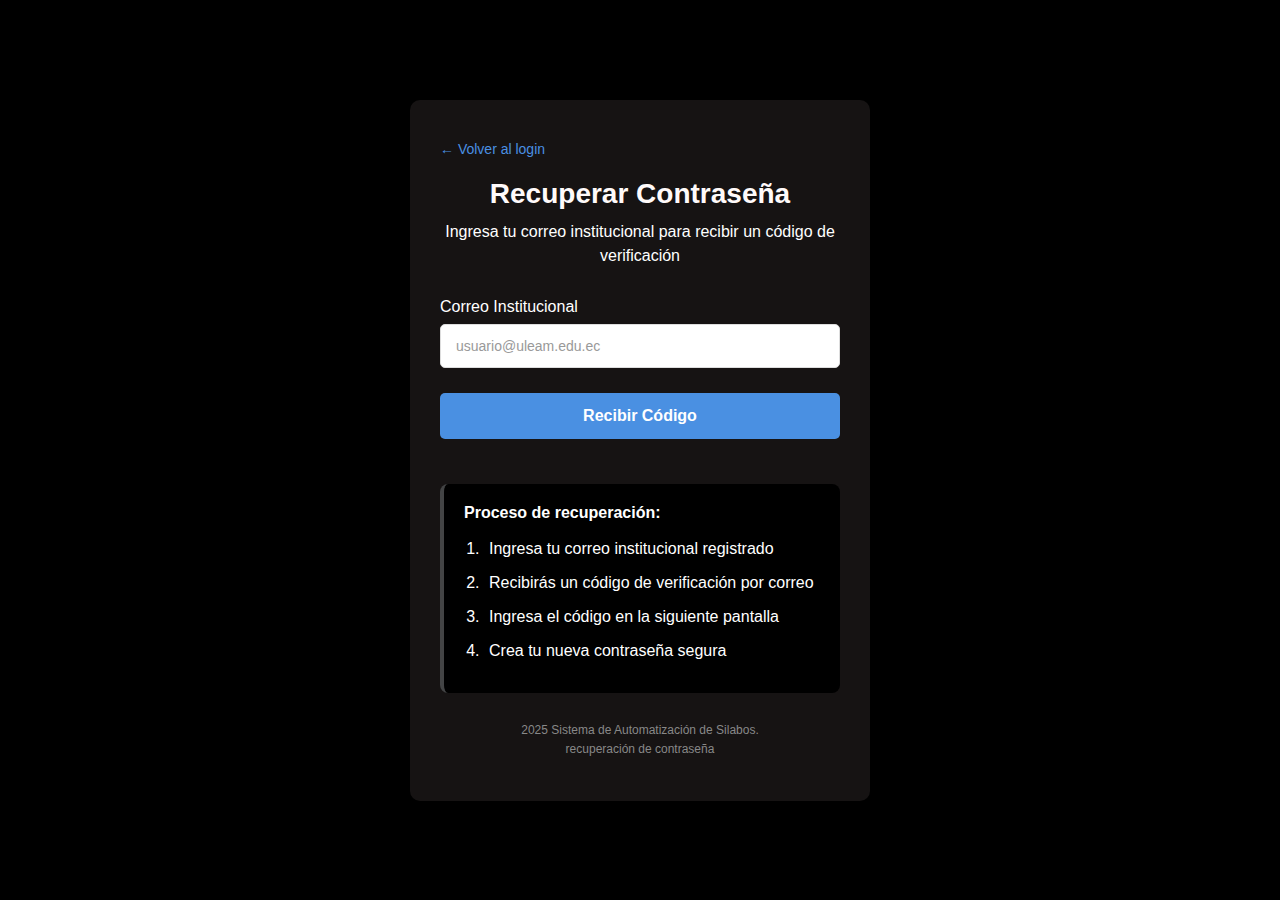
<file: codigos/proyecto parcial1/documentos html/recuperar_contrasena.html>
<!DOCTYPE html>
<html lang="es">
<head>
    <meta charset="UTF-8">
    <meta name="viewport" content="width=device-width, initial-scale=1.0">
    <title>Recuperar Contraseña - Sistema de Silabos</title>
    <link rel="stylesheet" href="../documentos css/recuperar_contrasena_estilos.css">
</head>
<body>
    <div class="container">
        <div class="login-form">
            <div class="back-button">
                <a href="index_login.html">&larr; Volver al login</a>
            </div>
            
            <h1>Recuperar Contraseña</h1>
            <p class="subtitle">Ingresa tu correo institucional para recibir un código de verificación</p>
            
            <form id="recoveryForm">
                <div class="form-group">
                    <label for="recovery-email">Correo Institucional</label>
                    <input type="email" id="recovery-email" name="email" required 
                        placeholder="usuario@uleam.edu.ec">
                </div>
                
                <button type="submit" class="login-btn">
                    <span class="btn-text">Recibir Código</span>
                </button>
            </form>
            
            <div class="recovery-steps">
                <h3>Proceso de recuperación:</h3>
                <ol>
                    <li>Ingresa tu correo institucional registrado</li>
                    <li>Recibirás un código de verificación por correo</li>
                    <li>Ingresa el código en la siguiente pantalla</li>
                    <li>Crea tu nueva contraseña segura</li>
                </ol>
            </div>
            
            <footer>
                <p>2025 Sistema de Automatización de Silabos.</p>
                <p>recuperación de contraseña</p>
            </footer>
        </div>
    </div>

    <script>
        document.getElementById('recoveryForm').addEventListener('submit', function(e) {
            e.preventDefault();
            
            const button = this.querySelector('.login-btn');
            const buttonText = button.querySelector('.btn-text');
            const email = document.getElementById('recovery-email').value;
            
            // Simular envío de código
            button.disabled = true;
            buttonText.textContent = 'Enviando código...';
            button.innerHTML = '<div class="loading"></div>Enviando código...';
            
            setTimeout(function() {
                button.disabled = false;
                button.innerHTML = '<span class="btn-text">Código Enviado</span>';
                
                // Redirigir a la página de verificación de código después de 2 segundos
                setTimeout(function() {
                    window.location.href = 'verificar_codigo.html?email=' + encodeURIComponent(email);
                }, 2000);
                
            }, 2000);
        });
    </script>
</body>
</html>
</file>
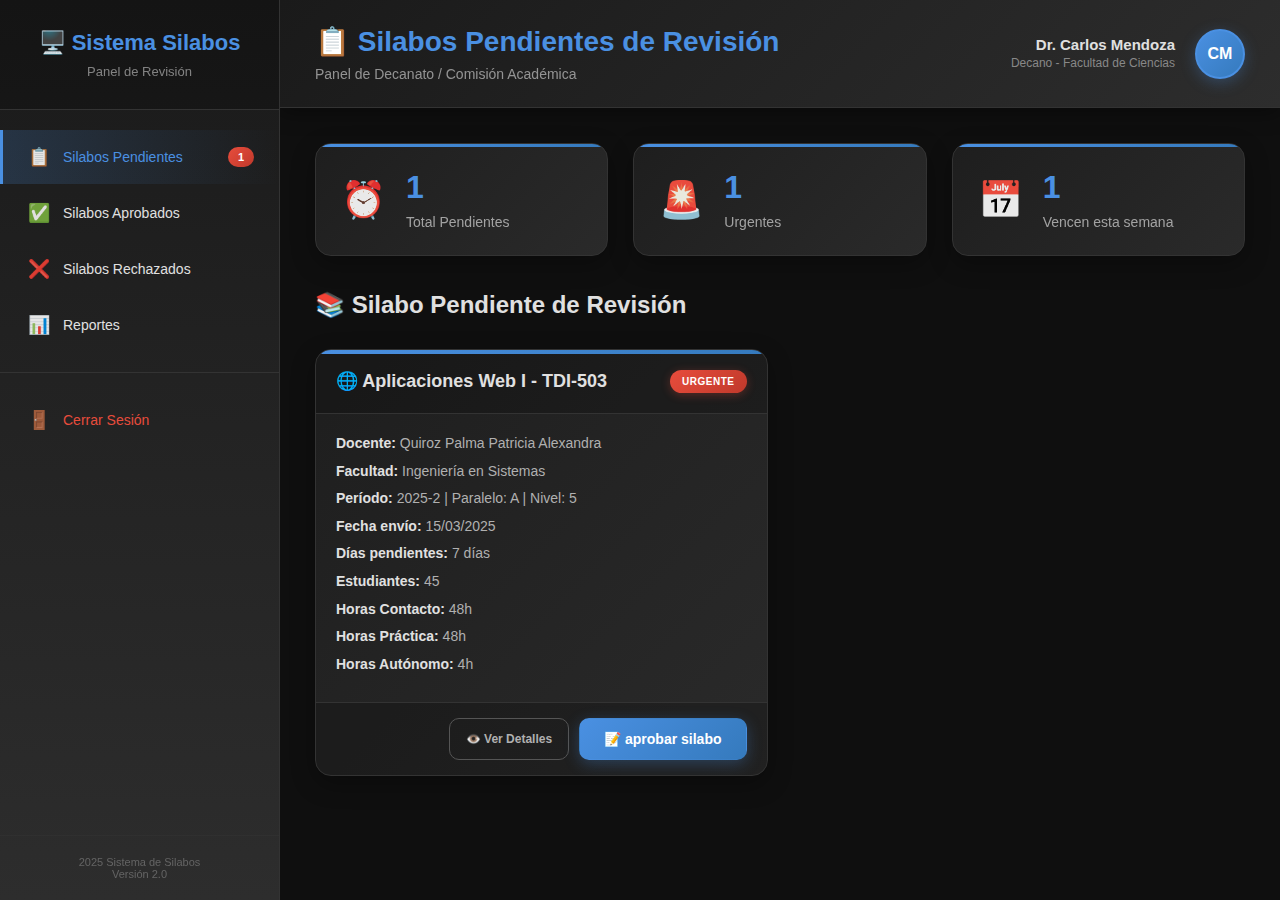
<file: codigos/proyecto parcial1/documentos html/revision.html>
<!DOCTYPE html>
<html lang="es">
<head>
    <meta charset="UTF-8">
    <meta name="viewport" content="width=device-width, initial-scale=1.0">
    <title>Dashboard - Silabos Pendientes</title>
    <link rel="stylesheet" href="../documentos css/revision.css">
</head>
<body>
    <div class="dashboard-container">
        <!-- Barra lateral de navegación -->
        <nav class="sidebar">
            <div class="sidebar-header">
                <h2>🖥️ Sistema Silabos</h2>
                <p>Panel de Revisión</p>
            </div>
            
            <ul class="sidebar-menu">
                <li class="menu-item active">
                    <a href="#">
                        <span class="icon">📋</span>
                        <span class="text">Silabos Pendientes</span>
                        <span class="notification-badge">1</span>
                    </a>
                </li>
                <li class="menu-item">
                    <a href="#">
                        <span class="icon">✅</span>
                        <span class="text">Silabos Aprobados</span>
                    </a>
                </li>
                <li class="menu-item">
                    <a href="#">
                        <span class="icon">❌</span>
                        <span class="text">Silabos Rechazados</span>
                    </a>
                </li>
                <li class="menu-item">
                    <a href="#">
                        <span class="icon">📊</span>
                        <span class="text">Reportes</span>
                    </a>
                </li>
                
                <li class="menu-item logout">
                    <a href="index_login.html">
                        <span class="icon">🚪</span>
                        <span class="text">Cerrar Sesión</span>
                    </a>
                </li>
            </ul>
            
            <div class="sidebar-footer">
                <p>2025 Sistema de Silabos</p>
                <p>Versión 2.0</p>
            </div>
        </nav>

        <!-- Contenido principal -->
        <main class="main-content">
            <!-- Header superior -->
            <header class="top-header">
                <div class="header-left">
                    <h1>📋 Silabos Pendientes de Revisión</h1>
                    <p>Panel de Decanato / Comisión Académica</p>
                </div>
                <div class="header-right">
                    <div class="user-info">
                        <span class="user-name">Dr. Carlos Mendoza</span>
                        <span class="user-role">Decano - Facultad de Ciencias</span>
                    </div>
                    <div class="user-avatar">
                        <span>CM</span>
                    </div>
                </div>
            </header>

            <!-- Estadísticas básicas -->
            <section class="stats-section">
                <div class="stat-card">
                    <div class="stat-icon">⏰</div>
                    <div class="stat-info">
                        <h3>1</h3>
                        <p>Total Pendientes</p>
                    </div>
                </div>
                <div class="stat-card">
                    <div class="stat-icon">🚨</div>
                    <div class="stat-info">
                        <h3>1</h3>
                        <p>Urgentes</p>
                    </div>
                </div>
                <div class="stat-card">
                    <div class="stat-icon">📅</div>
                    <div class="stat-info">
                        <h3>1</h3>
                        <p>Vencen esta semana</p>
                    </div>
                </div>
            </section>

            <!-- Lista de silabos pendientes -->
            <section class="syllabus-section">
                <div class="section-header">
                    <h2>📚 Silabo Pendiente de Revisión</h2>
                </div>

                <div class="syllabus-grid">
                    <!-- Tarjeta de silabo único -->
                    <div class="syllabus-card">
                        <div class="card-header">
                            <h3>🌐 Aplicaciones Web I - TDI-503</h3>
                            <span class="status-badge urgente">Urgente</span>
                        </div>
                        <div class="card-content">
                            <p><strong>Docente:</strong> Quiroz Palma Patricia Alexandra</p>
                            <p><strong>Facultad:</strong> Ingeniería en Sistemas</p>
                            <p><strong>Período:</strong> 2025-2 | Paralelo: A | Nivel: 5</p>
                            <p><strong>Fecha envío:</strong> 15/03/2025</p>
                            <p><strong>Días pendientes:</strong> 7 días</p>
                            <p><strong>Estudiantes:</strong> 45</p>
                            <p><strong>Horas Contacto:</strong> 48h</p>
                            <p><strong>Horas Práctica:</strong> 48h</p>
                            <p><strong>Horas Autónomo:</strong> 4h</p>
                        </div>
                        <div class="card-actions">
                            <button class="btn btn-outline" onclick="mostrarDetalles()">👁️ Ver Detalles</button>
                            <button class="btn btn-primary" onclick="iniciarRevision()">📝 aprobar silabo</button>
                        </div>
                    </div>
                </div>
            </section>
        </main>
    </div>

    <!-- Modal para detalles del silabo -->
    <div id="syllabusModal" class="modal">
        <div class="modal-content">
            <div class="modal-header">
                <h3>Detalles del Silabo - TDI-503</h3>
                <span class="close-modal" onclick="cerrarModal()">&times;</span>
            </div>
            <div class="modal-body">
                <div class="detail-row">
                    <span class="detail-label">Código:</span>
                    <span class="detail-value">TDI-503</span>
                </div>
                <div class="detail-row">
                    <span class="detail-label">Materia:</span>
                    <span class="detail-value">Aplicaciones Web I</span>
                </div>
                <div class="detail-row">
                    <span class="detail-label">Docente:</span>
                    <span class="detail-value">Quiroz Palma Patricia Alexandra</span>
                </div>
                <div class="detail-row">
                    <span class="detail-label">Facultad:</span>
                    <span class="detail-value">Ingeniería en Sistemas</span>
                </div>
                <div class="detail-row">
                    <span class="detail-label">Período:</span>
                    <span class="detail-value">2025-2 | Paralelo A | Nivel 5</span>
                </div>
                <div class="detail-row">
                    <span class="detail-label">Estudiantes:</span>
                    <span class="detail-value">45</span>
                </div>
                <div class="detail-row">
                    <span class="detail-label">Horas Contacto:</span>
                    <span class="detail-value">48h</span>
                </div>
                <div class="detail-row">
                    <span class="detail-label">Horas Práctica:</span>
                    <span class="detail-value">48h</span>
                </div>
                <div class="detail-row">
                    <span class="detail-label">Horas Autónomo:</span>
                    <span class="detail-value">4h</span>
                </div>
                <div class="detail-row">
                    <span class="detail-label">Fecha de Envío:</span>
                    <span class="detail-value">15/03/2025</span>
                </div>
                <div class="detail-row">
                    <span class="detail-label">Días Pendientes:</span>
                    <span class="detail-value">7 días</span>
                </div>
                <div class="detail-row">
                    <span class="detail-label">Estado:</span>
                    <span class="detail-value">
                        <span class="status-badge urgente">Urgente</span>
                    </span>
                </div>
            </div>
            <div class="modal-actions">
                <button class="btn btn-outline" onclick="cerrarModal()">Cerrar</button>
                <button class="btn btn-primary" onclick="iniciarRevision()">📝aprobar revision</button>
            </div>
        </div>
    </div>

    <script src="../documentos javascript/revision.js"></script>
</body>
</html>
</file>
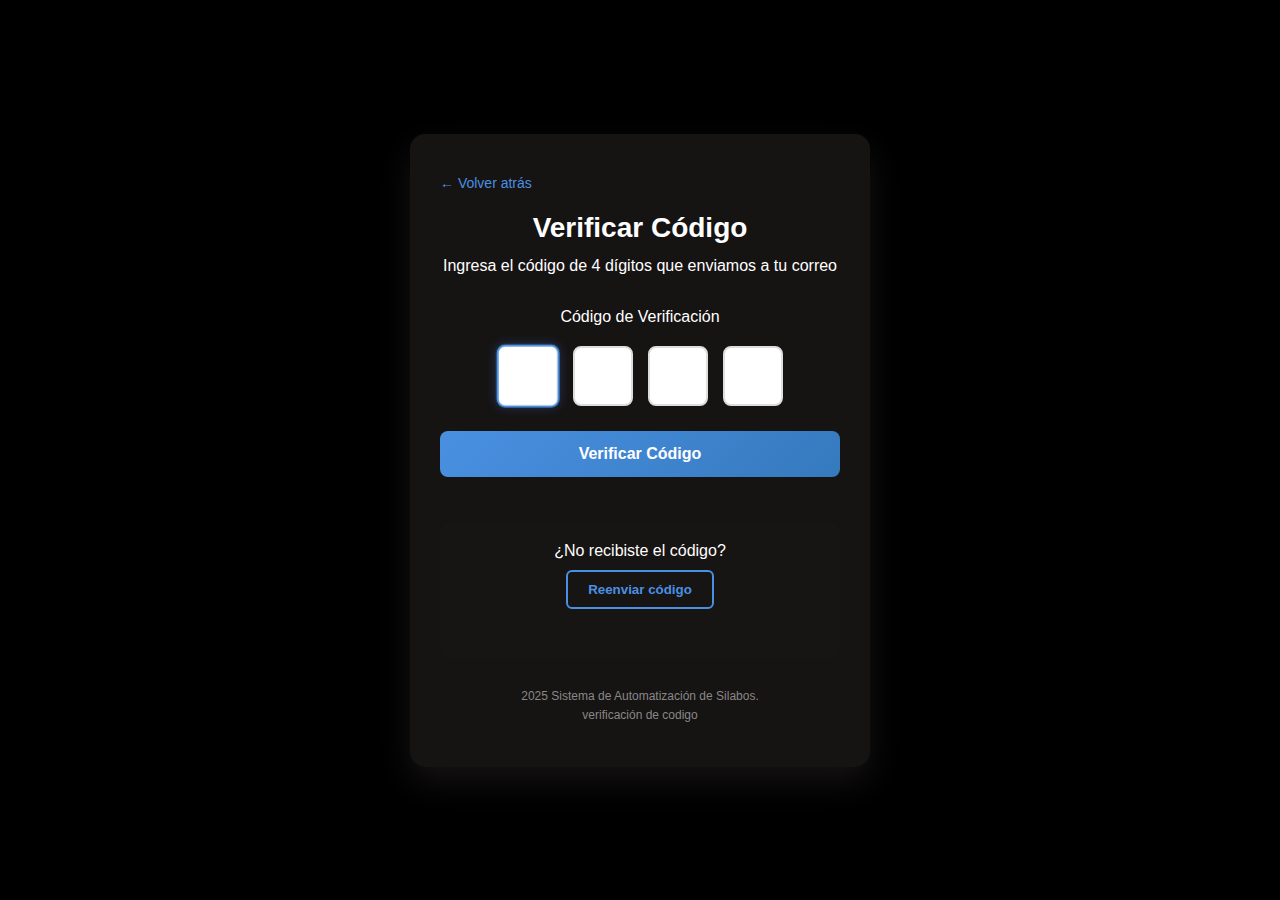
<file: codigos/proyecto parcial1/documentos html/verificar_codigo.html>
<!DOCTYPE html>
<html lang="es">
<head>
    <meta charset="UTF-8">
    <meta name="viewport" content="width=device-width, initial-scale=1.0">
    <title>Verificar Código - Sistema de Silabos</title>
    <link rel="stylesheet" href="../documentos css/verificar_codigo_estilos.css">
</head>
<body>
    <div class="container">
        <div class="login-form">
            <div class="back-button">
                <a href="recuperar_contrasena.html">&larr; Volver atrás</a>
            </div>
            
            <h1>Verificar Código</h1>
            <p class="subtitle">Ingresa el código de 4 dígitos que enviamos a tu correo</p>
            
            <form id="verificationForm">
                <div class="form-group">
                    <label for="verification-code">Código de Verificación</label>
                    <div class="code-inputs">
                        <input type="text" id="digit1" name="digit1" maxlength="1" required 
                            oninput="moveToNext(this, 'digit2')" onkeypress="return onlyNumbers(event)">
                        <input type="text" id="digit2" name="digit2" maxlength="1" required 
                            oninput="moveToNext(this, 'digit3')" onkeypress="return onlyNumbers(event)">
                        <input type="text" id="digit3" name="digit3" maxlength="1" required 
                            oninput="moveToNext(this, 'digit4')" onkeypress="return onlyNumbers(event)">
                        <input type="text" id="digit4" name="digit4" maxlength="1" required 
                            oninput="moveToNext(this, 'verify-btn')" onkeypress="return onlyNumbers(event)">
                    </div>
                </div>
                
                <button type="submit" class="login-btn" id="verify-btn">
                    <span class="btn-text">Verificar Código</span>
                </button>
            </form>
            
            <div class="resend-section">
                <p>¿No recibiste el código?</p>
                <button type="button" class="resend-btn" id="resend-btn">
                    Reenviar código
                </button>
                <div id="countdown" class="countdown"></div>
            </div>
            
            <footer>
                <p>2025 Sistema de Automatización de Silabos.</p>
                <p>verificación de codigo</p>
            </footer>
        </div>
    </div>

    <script>
        // Función para mover al siguiente campo automáticamente
        function moveToNext(current, nextId) {
            if (current.value.length === 1) {
                document.getElementById(nextId).focus();
            }
        }

        // Función para permitir solo números
        function onlyNumbers(event) {
            const charCode = event.which ? event.which : event.keyCode;
            if (charCode < 48 || charCode > 57) {
                event.preventDefault();
                return false;
            }
            return true;
        }

        // Manejo del envío del formulario
        document.getElementById('verificationForm').addEventListener('submit', function(e) {
            e.preventDefault();
            
            const button = this.querySelector('.login-btn');
            const buttonText = button.querySelector('.btn-text');
            
            // Obtener el código completo
            const digit1 = document.getElementById('digit1').value;
            const digit2 = document.getElementById('digit2').value;
            const digit3 = document.getElementById('digit3').value;
            const digit4 = document.getElementById('digit4').value;
            const code = digit1 + digit2 + digit3 + digit4;
            
            // Validar que todos los dígitos estén completos
            if (code.length !== 4) {
                alert('Por favor, ingresa los 4 dígitos del código');
                return;
            }

            // Simular verificación
            button.disabled = true;
            buttonText.textContent = 'Verificando...';
            button.innerHTML = '<div class="loading"></div>Verificando...';

            setTimeout(function() {
                // Simular verificación exitosa
                button.disabled = false;
                button.innerHTML = '<span class="btn-text">Código Verificado</span>';
                
                // Redirigir a la página de nueva contraseña
                setTimeout(function() {
                    window.location.href = 'nueva_contrasena.html?code=' + code;
                }, 1500);
                
            }, 2000);
        });

        // Manejo del reenvío de código
        document.getElementById('resend-btn').addEventListener('click', function() {
            const resendBtn = this;
            const countdown = document.getElementById('countdown');
            
            resendBtn.disabled = true;
            resendBtn.textContent = 'Reenviando...';
            
            setTimeout(function() {
                resendBtn.textContent = 'Código reenviado';
                countdown.textContent = 'Puedes solicitar otro código en 60 segundos';
                
                // Contador de 60 segundos
                let timeLeft = 60;
                const timer = setInterval(function() {
                    countdown.textContent = `Puedes solicitar otro código en ${timeLeft} segundos`;
                    timeLeft--;
                    
                    if (timeLeft < 0) {
                        clearInterval(timer);
                        resendBtn.disabled = false;
                        resendBtn.textContent = 'Reenviar código';
                        countdown.textContent = '';
                    }
                }, 1000);
                
            }, 1500);
        });

        // Auto-focus en el primer campo al cargar la página
        document.addEventListener('DOMContentLoaded', function() {
            document.getElementById('digit1').focus();
        });
    </script>
</body>
</html>
</file>
<file: codigos/tarea 2 hoja de vida/estilos.css>
/* CSS diseño general */
body {
    font-family: Arial, sans-serif; /* Fuente simple y legible */
    margin: 0; /* Elimina márgenes por defecto */
    padding: 20px; /* Espaciado alrededor del contenido */
    background-color: #f4f4f4; /* Fondo gris claro para un look profesional */
    color: #333; /* Color de texto oscuro */
}

/* Contenedor principal: centra todo el CV */
.contenedor-principal {
    max-width: 800px; /* Ancho máximo para que no se vea demasiado ancho */
    margin: 0 auto; /* Centra el contenedor */
    background-color: white; /* Fondo blanco para el CV */
    padding: 20px; /* Espaciado interno */
    border-radius: 8px; /* Bordes redondeados para un toque moderno */
    box-shadow: 0 0 10px rgba(0, 0, 0, 0.1); /* Sombra sutil */
}

/* Estilos para la foto en la parte superior */
.seccion-foto {
    text-align: center; /* Centra la foto */
    margin-bottom: 20px; /* Espacio debajo de la foto */
}

.seccion-foto img {
    width: 200px; /* Ancho fijo para cuadrado (cambiado de 150px para mejor proporción) */
    height: 200px; /* Altura igual al ancho para forma cuadrada (nuevo: antes era 200px rectangular) */
    border-radius: 8px; /* Esquinas redondeadas suaves para look moderno (cambiado de 50% circular) */
    object-fit: cover; /* Ajusta la imagen al cuadrado sin distorsión (mantiene proporciones, recorta si es necesario) */
    border: 3px solid #ddd; /* Borde alrededor de la foto (sin cambios) */
    display: block; /* Nuevo: Asegura que la imagen sea un bloque centrado */
    margin: 0 auto; /* Nuevo: Centrado adicional si es necesario */
}

/* Estilos para encabezados de secciones */
h1, h2 {
    color: #2c3e50; /* Color azul oscuro para títulos */
    border-bottom: 2px solid #3498db; /* Línea debajo de los títulos */
    padding-bottom: 5px; /* Espacio debajo del título */
}

/* Estilos para listas (usadas en estudios, experiencia y capacitaciones) */
ul {
    list-style-type: disc; /* Viñetas para listas */
    padding-left: 20px; /* Indentación de la lista */
}

li {
    margin-bottom: 10px; /* Espacio entre elementos de la lista */
}

/* Estilos para la tabla de referencias */
table {
    width: 100%; /* Ocupa todo el ancho */
    border-collapse: collapse; /* Une los bordes de las celdas */
    margin-top: 10px; /* Espacio arriba de la tabla */
}

th, td {
    border: 1px solid #ddd; /* Bordes de las celdas */
    padding: 8px; /* Espaciado interno */
    text-align: left; /* Alineación a la izquierda */
}

th {
    background-color: #3498db; /* Fondo azul para encabezados */
    color: white; /* Texto blanco */
}

tr:nth-child(even) {
    background-color: #f2f2f2; /* Filas alternas con fondo gris claro */
}

/* NUEVO: Media Query para hacer la foto adaptativa en dispositivos móviles (responsive) */
@media (max-width: 600px) {
    .seccion-foto img {
        width: 150px; /* Reduce tamaño en pantallas pequeñas para adaptabilidad */
        height: 150px; /* Mantiene cuadrado */
    }
    
    .contenedor-principal {
        padding: 10px; /* Reduce padding general en móviles */
    }
}
</file>
<file: codigos/proyecto parcial1/documentos css/estructura_conceptual_estilos.css>
/* Estilos base - similares a los formularios anteriores */
* {
    margin: 0;
    padding: 0;
    box-sizing: border-box;
    font-family: 'Segoe UI', Tahoma, Geneva, Verdana, sans-serif;
}

body {
    background-color: #0f0f0f;
    color: #e0e0e0;
    overflow-x: hidden;
}

.dashboard-container {
    display: flex;
    min-height: 100vh;
    background: linear-gradient(135deg, #0c0c0c 0%, #1a1a1a 100%);
}

/* Barra lateral */
.sidebar {
    width: 280px;
    background: linear-gradient(180deg, #1a1a1a 0%, #2d2d2d 100%);
    color: #e0e0e0;
    display: flex;
    flex-direction: column;
    box-shadow: 4px 0 20px rgba(0, 0, 0, 0.3);
    border-right: 1px solid #333;
}

.sidebar-header {
    padding: 30px 20px;
    border-bottom: 1px solid #333;
    text-align: center;
    background: rgba(0, 0, 0, 0.2);
}

.sidebar-header h2 {
    font-size: 22px;
    margin-bottom: 8px;
    font-weight: 600;
    color: #4a90e2;
}

.sidebar-header p {
    font-size: 13px;
    opacity: 0.7;
    color: #b0b0b0;
}

.sidebar-menu {
    flex: 1;
    padding: 20px 0;
    list-style: none;
}

.menu-item {
    margin-bottom: 2px;
}

.menu-item a {
    display: flex;
    align-items: center;
    padding: 16px 25px;
    color: #e0e0e0;
    text-decoration: none;
    transition: all 0.3s ease;
    position: relative;
    border-left: 3px solid transparent;
}

.menu-item a:hover {
    background: linear-gradient(90deg, rgba(74, 144, 226, 0.1) 0%, transparent 100%);
    color: #4a90e2;
    border-left-color: #4a90e2;
}

.menu-item.active a {
    background: linear-gradient(90deg, rgba(74, 144, 226, 0.2) 0%, transparent 100%);
    color: #4a90e2;
    border-left-color: #4a90e2;
}

.menu-item .icon {
    font-size: 18px;
    margin-right: 15px;
    width: 20px;
    text-align: center;
    filter: brightness(0.9);
}

.menu-item .text {
    flex: 1;
    font-weight: 500;
    font-size: 14px;
}

.notification-badge {
    background: linear-gradient(135deg, #e74c3c, #c0392b);
    color: white;
    border-radius: 12px;
    padding: 4px 10px;
    font-size: 11px;
    font-weight: 600;
    min-width: 20px;
    text-align: center;
}

.menu-item.logout {
    margin-top: 20px;
    border-top: 1px solid #333;
    padding-top: 20px;
}

.menu-item.logout a {
    color: #e74c3c;
}

.menu-item.logout a:hover {
    background: linear-gradient(90deg, rgba(231, 76, 60, 0.1) 0%, transparent 100%);
    border-left-color: #e74c3c;
}

.sidebar-footer {
    padding: 20px;
    text-align: center;
    font-size: 11px;
    opacity: 0.6;
    border-top: 1px solid #333;
    color: #888;
}

/* Contenido principal */
.main-content {
    flex: 1;
    display: flex;
    flex-direction: column;
    overflow-y: auto;
    background: #0f0f0f;
}

/* Header superior */
.top-header {
    background: linear-gradient(135deg, #1a1a1a 0%, #2d2d2d 100%);
    padding: 25px 35px;
    display: flex;
    justify-content: space-between;
    align-items: center;
    box-shadow: 0 4px 20px rgba(0, 0, 0, 0.4);
    border-bottom: 1px solid #333;
}

.header-left h1 {
    font-size: 28px;
    color: #4a90e2;
    margin-bottom: 8px;
    font-weight: 600;
}

.header-left p {
    color: #b0b0b0;
    font-size: 14px;
    opacity: 0.8;
}

.header-right {
    display: flex;
    align-items: center;
    gap: 20px;
}

.user-info {
    text-align: right;
}

.user-name {
    display: block;
    font-weight: 600;
    color: #e0e0e0;
    font-size: 15px;
}

.user-role {
    font-size: 12px;
    color: #888;
}

.user-avatar {
    width: 50px;
    height: 50px;
    background: linear-gradient(135deg, #4a90e2 0%, #357abd 100%);
    border-radius: 50%;
    display: flex;
    align-items: center;
    justify-content: center;
    color: white;
    font-weight: 700;
    font-size: 16px;
    border: 2px solid #4a90e2;
    box-shadow: 0 4px 15px rgba(74, 144, 226, 0.3);
}

/* Sección de progreso */
.progress-section {
    padding: 25px 35px 0;
}

.progress-steps {
    display: flex;
    justify-content: space-between;
    align-items: center;
    background: linear-gradient(135deg, #1e1e1e 0%, #2a2a2a 100%);
    border-radius: 12px;
    padding: 20px;
    border: 1px solid #333;
}

.step {
    display: flex;
    flex-direction: column;
    align-items: center;
    gap: 8px;
    flex: 1;
    position: relative;
}

.step::after {
    content: '';
    position: absolute;
    top: 20px;
    right: -50%;
    width: 100%;
    height: 2px;
    background: #333;
    z-index: 1;
}

.step:last-child::after {
    display: none;
}

.step.active::after {
    background: #4a90e2;
}

.step-number {
    width: 40px;
    height: 40px;
    border-radius: 50%;
    background: #333;
    color: #888;
    display: flex;
    align-items: center;
    justify-content: center;
    font-weight: 600;
    font-size: 16px;
    z-index: 2;
    transition: all 0.3s ease;
}

.step.active .step-number {
    background: linear-gradient(135deg, #4a90e2, #357abd);
    color: white;
    box-shadow: 0 4px 15px rgba(74, 144, 226, 0.4);
}

.step.completed .step-number {
    background: linear-gradient(135deg, #27ae60, #219653);
    color: white;
}

.step-text {
    font-size: 12px;
    color: #888;
    font-weight: 500;
    text-align: center;
}

.step.active .step-text {
    color: #4a90e2;
}

.step.completed .step-text {
    color: #27ae60;
}

/* Breadcrumb */
.breadcrumb-section {
    padding: 0 35px 15px;
}

.breadcrumb {
    display: flex;
    align-items: center;
    gap: 8px;
    font-size: 14px;
    color: #b0b0b0;
}

.breadcrumb a {
    color: #4a90e2;
    text-decoration: none;
    transition: color 0.3s;
}

.breadcrumb a:hover {
    color: #357abd;
    text-decoration: underline;
}

.breadcrumb .separator {
    color: #666;
}

.breadcrumb .current {
    color: #e0e0e0;
    font-weight: 600;
}

/* Sección del formulario */
.form-section {
    flex: 1;
    padding: 25px 35px;
}

.form-container {
    background: linear-gradient(135deg, #1e1e1e 0%, #2a2a2a 100%);
    border-radius: 16px;
    padding: 35px;
    box-shadow: 0 8px 25px rgba(0, 0, 0, 0.3);
    border: 1px solid #333;
}

.form-container h2 {
    color: #4a90e2;
    font-size: 22px;
    margin-bottom: 30px;
    text-align: center;
    font-weight: 600;
    border-bottom: 2px solid #333;
    padding-bottom: 15px;
}

/* Unidades de aprendizaje */
.unidad-section {
    margin-bottom: 35px;
    padding: 25px;
    background: rgba(0, 0, 0, 0.2);
    border-radius: 12px;
    border: 1px solid #333;
}

.unidad-header {
    display: flex;
    justify-content: space-between;
    align-items: center;
    margin-bottom: 20px;
}

.unidad-header h3 {
    color: #4a90e2;
    font-size: 18px;
    margin: 0;
}

.btn-eliminar {
    background: #e74c3c;
    color: white;
    border: none;
    border-radius: 6px;
    padding: 8px 12px;
    cursor: pointer;
    transition: all 0.3s ease;
}

.btn-eliminar:hover {
    background: #c0392b;
    transform: scale(1.05);
}

.unidad-content {
    display: grid;
    grid-template-columns: 2fr 1fr;
    gap: 20px;
    margin-bottom: 25px;
}

.fechas-container {
    display: flex;
    flex-direction: column;
    gap: 15px;
}

/* Grupos de formulario */
.form-group {
    display: flex;
    flex-direction: column;
    gap: 8px;
}

.form-group label {
    color: #e0e0e0;
    font-weight: 600;
    font-size: 14px;
}

.form-group label::after {
    content: ' *';
    color: #e74c3c;
}

.form-group input,
.form-group textarea,
.form-group select {
    padding: 12px 14px;
    background: #1a1a1a;
    border: 2px solid #333;
    border-radius: 8px;
    color: #e0e0e0;
    font-size: 14px;
    transition: all 0.3s ease;
    resize: vertical;
}

.form-group input:focus,
.form-group textarea:focus,
.form-group select:focus {
    outline: none;
    border-color: #4a90e2;
    box-shadow: 0 0 0 3px rgba(74, 144, 226, 0.2);
    background: #1f1f1f;
}

.form-group input::placeholder,
.form-group textarea::placeholder {
    color: #666;
}

/* Secciones de contenidos, actividades y autónomo */
.contenidos-section,
.actividades-section,
.autonomo-section {
    margin-bottom: 25px;
    padding: 20px;
    background: #1a1a1a;
    border-radius: 8px;
    border: 1px solid #333;
}

.contenidos-section h4,
.actividades-section h4,
.autonomo-section h4 {
    color: #4a90e2;
    font-size: 16px;
    margin-bottom: 15px;
    font-weight: 600;
}

/* Tablas */
.tabla-contenidos,
.tabla-actividades,
.tabla-autonomo {
    margin-bottom: 15px;
    border: 1px solid #333;
    border-radius: 6px;
    overflow: hidden;
}

.tabla-header {
    display: grid;
    background: #2d2d2d;
    font-weight: 600;
    color: #4a90e2;
    font-size: 12px;
    text-align: center;
}

.tabla-contenidos .tabla-header {
    grid-template-columns: 2fr 1fr 1fr 1fr 0.5fr 0.5fr;
}

.tabla-actividades .tabla-header {
    grid-template-columns: 2fr 1fr 0.5fr 0.5fr;
}

.tabla-autonomo .tabla-header {
    grid-template-columns: 2fr 0.5fr 0.5fr;
}

.tabla-row {
    display: grid;
    background: #1a1a1a;
    border-top: 1px solid #333;
}

.tabla-contenidos .tabla-row {
    grid-template-columns: 2fr 1fr 1fr 1fr 0.5fr 0.5fr;
}

.tabla-actividades .tabla-row {
    grid-template-columns: 2fr 1fr 0.5fr 0.5fr;
}

.tabla-autonomo .tabla-row {
    grid-template-columns: 2fr 0.5fr 0.5fr;
}

.tabla-col {
    padding: 10px;
    display: flex;
    align-items: center;
    border-right: 1px solid #333;
}

.tabla-col:last-child {
    border-right: none;
}

.tabla-col input,
.tabla-col select {
    width: 100%;
    padding: 8px 10px;
    background: #1a1a1a;
    border: 1px solid #333;
    border-radius: 4px;
    color: #e0e0e0;
    font-size: 12px;
}

.tabla-col input:focus,
.tabla-col select:focus {
    outline: none;
    border-color: #4a90e2;
}

.btn-eliminar-pequeno {
    background: #e74c3c;
    color: white;
    border: none;
    border-radius: 4px;
    padding: 4px 8px;
    cursor: pointer;
    font-size: 10px;
    transition: all 0.3s ease;
}

.btn-eliminar-pequeno:hover {
    background: #c0392b;
}

/* Horas calculadas */
.horas-calculadas {
    margin-bottom: 30px;
    padding: 20px;
    background: rgba(39, 174, 96, 0.1);
    border-radius: 8px;
    border: 1px solid #27ae60;
}

.horas-calculadas h4 {
    color: #27ae60;
    font-size: 16px;
    margin-bottom: 15px;
    font-weight: 600;
}

.horas-grid {
    display: grid;
    grid-template-columns: repeat(3, 1fr);
    gap: 15px;
}

.hora-item {
    display: flex;
    flex-direction: column;
    align-items: center;
    padding: 15px;
    background: #1a1a1a;
    border-radius: 6px;
    border: 1px solid #333;
}

.hora-tipo {
    color: #b0b0b0;
    font-size: 12px;
    margin-bottom: 5px;
}

.hora-valor {
    color: #27ae60;
    font-size: 18px;
    font-weight: 700;
}

/* Botones */
.btn {
    padding: 12px 24px;
    border: none;
    border-radius: 8px;
    cursor: pointer;
    font-weight: 600;
    display: inline-flex;
    align-items: center;
    gap: 8px;
    transition: all 0.3s ease;
    text-decoration: none;
    font-size: 14px;
    border: 1px solid transparent;
}

.btn-primary {
    background: linear-gradient(135deg, #4a90e2 0%, #357abd 100%);
    color: white;
    box-shadow: 0 4px 15px rgba(74, 144, 226, 0.3);
}

.btn-primary:hover:not(:disabled) {
    transform: translateY(-2px);
    box-shadow: 0 6px 20px rgba(74, 144, 226, 0.4);
}

.btn-secondary {
    background: linear-gradient(135deg, #666 0%, #555 100%);
    color: white;
}

.btn-secondary:hover:not(:disabled) {
    background: linear-gradient(135deg, #777 0%, #666 100%);
    transform: translateY(-2px);
}

.btn-outline {
    background: transparent;
    border: 1px solid #555;
    color: #b0b0b0;
    padding: 8px 16px;
    font-size: 12px;
}

.btn-outline:hover:not(:disabled) {
    border-color: #4a90e2;
    color: #4a90e2;
    background: rgba(74, 144, 226, 0.1);
}

.btn:disabled {
    opacity: 0.6;
    cursor: not-allowed;
    transform: none !important;
}

/* Botones de acción */
.form-actions {
    display: flex;
    justify-content: space-between;
    align-items: center;
    gap: 20px;
    padding-top: 25px;
    border-top: 1px solid #333;
}

.action-buttons {
    display: flex;
    gap: 15px;
}

/* Animación de carga */
.loading {
    display: inline-block;
    width: 16px;
    height: 16px;
    border: 2px solid #ffffff;
    border-radius: 50%;
    border-top-color: transparent;
    animation: spin 1s ease-in-out infinite;
}

@keyframes spin {
    to { transform: rotate(360deg); }
}

/* Responsive */
@media (max-width: 1024px) {
    .unidad-content {
        grid-template-columns: 1fr;
    }
    
    .horas-grid {
        grid-template-columns: 1fr;
    }
}

@media (max-width: 768px) {
    .dashboard-container {
        flex-direction: column;
    }
    
    .sidebar {
        width: 100%;
        height: auto;
    }
    
    .top-header {
        flex-direction: column;
        gap: 20px;
        text-align: center;
        padding: 20px;
    }
    
    .header-right {
        justify-content: center;
    }
    
    .progress-steps {
        flex-direction: column;
        gap: 20px;
    }
    
    .step::after {
        display: none;
    }
    
    .form-actions {
        flex-direction: column;
    }
    
    .action-buttons {
        flex-direction: column;
        width: 100%;
    }
    
    .btn {
        width: 100%;
        justify-content: center;
    }
    
    .tabla-header,
    .tabla-row {
        grid-template-columns: 1fr !important;
    }
    
    .tabla-col {
        border-right: none;
        border-bottom: 1px solid #333;
    }
    
    .tabla-col:last-child {
        border-bottom: none;
    }
}

@media (max-width: 480px) {
    .form-section {
        padding: 15px;
    }
    
    .form-container {
        padding: 20px;
    }
    
    .unidad-section,
    .contenidos-section,
    .actividades-section,
    .autonomo-section {
        padding: 15px;
    }
    
    .fechas-container {
        grid-template-columns: 1fr;
    }
}
</file>
<file: codigos/proyecto parcial1/documentos css/bibliografia_estilos.css>
.bibliografia-section {
            margin-bottom: 30px;
            padding: 25px;
            background: rgba(0, 0, 0, 0.2);
            border-radius: 12px;
            border: 1px solid #333;
        }

        .seccion-header {
            margin-bottom: 20px;
            text-align: center;
        }

        .seccion-header h3 {
            color: #4a90e2;
            font-size: 20px;
            margin-bottom: 8px;
        }

        .seccion-descripcion {
            color: #b0b0b0;
            font-size: 14px;
            opacity: 0.8;
        }

        .referencia-item {
            margin-bottom: 25px;
            padding: 20px;
            background: #1a1a1a;
            border-radius: 8px;
            border: 1px solid #333;
        }

        .referencia-header {
            display: flex;
            justify-content: space-between;
            align-items: center;
            margin-bottom: 15px;
            padding-bottom: 10px;
            border-bottom: 1px solid #333;
        }

        .referencia-header h4 {
            color: #4a90e2;
            font-size: 16px;
            margin: 0;
        }

        .referencia-content {
            display: flex;
            flex-direction: column;
            gap: 15px;
        }

        .form-group-dual {
            display: grid;
            grid-template-columns: 1fr 2fr;
            gap: 15px;
        }

        .resumen-referencias {
            margin: 30px 0;
            padding: 20px;
            background: rgba(74, 144, 226, 0.1);
            border-radius: 8px;
            border: 1px solid #4a90e2;
        }

        .resumen-referencias h4 {
            color: #4a90e2;
            font-size: 16px;
            margin-bottom: 15px;
            text-align: center;
            font-weight: 600;
        }

        .resumen-grid {
            display: grid;
            grid-template-columns: repeat(3, 1fr);
            gap: 15px;
        }

        .resumen-item {
            display: flex;
            flex-direction: column;
            align-items: center;
            padding: 15px;
            background: #1a1a1a;
            border-radius: 6px;
            border: 1px solid #333;
        }

        .resumen-tipo {
            color: #b0b0b0;
            font-size: 12px;
            margin-bottom: 5px;
        }

        .resumen-valor {
            color: #4a90e2;
            font-size: 18px;
            font-weight: 700;
        }

        /* Responsive */
        @media (max-width: 768px) {
            .form-group-dual {
                grid-template-columns: 1fr;
            }
            
            .resumen-grid {
                grid-template-columns: 1fr;
            }
            
            .referencia-header {
                flex-direction: column;
                gap: 10px;
                text-align: center;
            }
        }
</file>
<file: codigos/proyecto parcial1/documentos css/crear_cilabo_estilos.css>
* {
    margin: 0;
    padding: 0;
    box-sizing: border-box;
    font-family: 'Segoe UI', Tahoma, Geneva, Verdana, sans-serif;
}

body {
    background-color: #0f0f0f;
    color: #e0e0e0;
    overflow-x: hidden;
}

.dashboard-container {
    display: flex;
    min-height: 100vh;
    background: linear-gradient(135deg, #0c0c0c 0%, #1a1a1a 100%);
}

/* Barra lateral (igual que dashboard) */
.sidebar {
    width: 280px;
    background: linear-gradient(180deg, #1a1a1a 0%, #2d2d2d 100%);
    color: #e0e0e0;
    display: flex;
    flex-direction: column;
    box-shadow: 4px 0 20px rgba(0, 0, 0, 0.3);
    border-right: 1px solid #333;
}

.sidebar-header {
    padding: 30px 20px;
    border-bottom: 1px solid #333;
    text-align: center;
    background: rgba(0, 0, 0, 0.2);
}

.sidebar-header h2 {
    font-size: 22px;
    margin-bottom: 8px;
    font-weight: 600;
    color: #4a90e2;
}

.sidebar-header p {
    font-size: 13px;
    opacity: 0.7;
    color: #b0b0b0;
}

.sidebar-menu {
    flex: 1;
    padding: 20px 0;
    list-style: none;
}

.menu-item {
    margin-bottom: 2px;
}

.menu-item a {
    display: flex;
    align-items: center;
    padding: 16px 25px;
    color: #e0e0e0;
    text-decoration: none;
    transition: all 0.3s ease;
    position: relative;
    border-left: 3px solid transparent;
}

.menu-item a:hover {
    background: linear-gradient(90deg, rgba(74, 144, 226, 0.1) 0%, transparent 100%);
    color: #4a90e2;
    border-left-color: #4a90e2;
}

.menu-item.active a {
    background: linear-gradient(90deg, rgba(74, 144, 226, 0.2) 0%, transparent 100%);
    color: #4a90e2;
    border-left-color: #4a90e2;
}

.menu-item .icon {
    font-size: 18px;
    margin-right: 15px;
    width: 20px;
    text-align: center;
    filter: brightness(0.9);
}

.menu-item .text {
    flex: 1;
    font-weight: 500;
    font-size: 14px;
}

.notification-badge {
    background: linear-gradient(135deg, #e74c3c, #c0392b);
    color: white;
    border-radius: 12px;
    padding: 4px 10px;
    font-size: 11px;
    font-weight: 600;
    min-width: 20px;
    text-align: center;
}

.menu-item.logout {
    margin-top: 20px;
    border-top: 1px solid #333;
    padding-top: 20px;
}

.menu-item.logout a {
    color: #e74c3c;
}

.menu-item.logout a:hover {
    background: linear-gradient(90deg, rgba(231, 76, 60, 0.1) 0%, transparent 100%);
    border-left-color: #e74c3c;
}

.sidebar-footer {
    padding: 20px;
    text-align: center;
    font-size: 11px;
    opacity: 0.6;
    border-top: 1px solid #333;
    color: #888;
}

/* Contenido principal */
.main-content {
    flex: 1;
    display: flex;
    flex-direction: column;
    overflow-y: auto;
    background: #0f0f0f;
}

/* Header superior */
.top-header {
    background: linear-gradient(135deg, #1a1a1a 0%, #2d2d2d 100%);
    padding: 25px 35px;
    display: flex;
    justify-content: space-between;
    align-items: center;
    box-shadow: 0 4px 20px rgba(0, 0, 0, 0.4);
    border-bottom: 1px solid #333;
}

.header-left h1 {
    font-size: 28px;
    color: #4a90e2;
    margin-bottom: 8px;
    font-weight: 600;
}

.header-left p {
    color: #b0b0b0;
    font-size: 14px;
    opacity: 0.8;
}

.header-right {
    display: flex;
    align-items: center;
    gap: 20px;
}

.user-info {
    text-align: right;
}

.user-name {
    display: block;
    font-weight: 600;
    color: #e0e0e0;
    font-size: 15px;
}

.user-role {
    font-size: 12px;
    color: #888;
}

.user-avatar {
    width: 50px;
    height: 50px;
    background: linear-gradient(135deg, #4a90e2 0%, #357abd 100%);
    border-radius: 50%;
    display: flex;
    align-items: center;
    justify-content: center;
    color: white;
    font-weight: 700;
    font-size: 16px;
    border: 2px solid #4a90e2;
    box-shadow: 0 4px 15px rgba(74, 144, 226, 0.3);
}

/* Sección de progreso */
.progress-section {
    padding: 25px 35px 0;
}

.progress-steps {
    display: flex;
    justify-content: space-between;
    align-items: center;
    background: linear-gradient(135deg, #1e1e1e 0%, #2a2a2a 100%);
    border-radius: 12px;
    padding: 20px;
    border: 1px solid #333;
}

.step {
    display: flex;
    flex-direction: column;
    align-items: center;
    gap: 8px;
    flex: 1;
    position: relative;
}

.step::after {
    content: '';
    position: absolute;
    top: 20px;
    right: -50%;
    width: 100%;
    height: 2px;
    background: #333;
    z-index: 1;
}

.step:last-child::after {
    display: none;
}

.step.active::after {
    background: #4a90e2;
}

.step-number {
    width: 40px;
    height: 40px;
    border-radius: 50%;
    background: #333;
    color: #888;
    display: flex;
    align-items: center;
    justify-content: center;
    font-weight: 600;
    font-size: 16px;
    z-index: 2;
    transition: all 0.3s ease;
}

.step.active .step-number {
    background: linear-gradient(135deg, #4a90e2, #357abd);
    color: white;
    box-shadow: 0 4px 15px rgba(74, 144, 226, 0.4);
}

.step-text {
    font-size: 12px;
    color: #888;
    font-weight: 500;
    text-align: center;
}

.step.active .step-text {
    color: #4a90e2;
}

/* Sección del formulario */
.form-section {
    flex: 1;
    padding: 25px 35px;
}

.form-container {
    background: linear-gradient(135deg, #1e1e1e 0%, #2a2a2a 100%);
    border-radius: 16px;
    padding: 35px;
    box-shadow: 0 8px 25px rgba(0, 0, 0, 0.3);
    border: 1px solid #333;
}

.form-container h2 {
    color: #4a90e2;
    font-size: 22px;
    margin-bottom: 30px;
    text-align: center;
    font-weight: 600;
    border-bottom: 2px solid #333;
    padding-bottom: 15px;
}

/* Grid del formulario */
.form-grid {
    display: grid;
    grid-template-columns: 1fr 1fr;
    gap: 30px;
    margin-bottom: 35px;
}

.form-column {
    display: flex;
    flex-direction: column;
    gap: 20px;
}

.form-group {
    display: flex;
    flex-direction: column;
    gap: 8px;
}

.form-group label {
    color: #e0e0e0;
    font-weight: 600;
    font-size: 14px;
}

.form-group label::after {
    content: ' *';
    color: #e74c3c;
}

.form-group input {
    padding: 14px 16px;
    background: #1a1a1a;
    border: 2px solid #333;
    border-radius: 10px;
    color: #e0e0e0;
    font-size: 14px;
    transition: all 0.3s ease;
}

.form-group input:focus {
    outline: none;
    border-color: #4a90e2;
    box-shadow: 0 0 0 3px rgba(74, 144, 226, 0.2);
    background: #1f1f1f;
}

.form-group input::placeholder {
    color: #666;
}

/* Sección de tiempo */
.time-section {
    margin-bottom: 35px;
    padding: 25px;
    background: rgba(0, 0, 0, 0.2);
    border-radius: 12px;
    border: 1px solid #333;
}

.time-section h3 {
    color: #4a90e2;
    font-size: 18px;
    margin-bottom: 20px;
    font-weight: 600;
}

.time-grid {
    display: grid;
    grid-template-rows: auto auto auto;
    gap: 1px;
    background: #333;
    border-radius: 8px;
    overflow: hidden;
}

.time-header, .time-row {
    display: grid;
    grid-template-columns: 1fr 1fr 1fr 1fr;
}

.time-cell {
    padding: 15px;
    background: #1a1a1a;
    display: flex;
    align-items: center;
    font-weight: 600;
    color: #e0e0e0;
}

.time-header .time-cell {
    background: #2d2d2d;
    color: #4a90e2;
    text-align: center;
    justify-content: center;
}

.time-cell input {
    width: 100%;
    padding: 10px 12px;
    background: #1a1a1a;
    border: 1px solid #333;
    border-radius: 6px;
    color: #e0e0e0;
    text-align: center;
    transition: all 0.3s ease;
}

.time-cell input:focus {
    outline: none;
    border-color: #4a90e2;
    background: #1f1f1f;
}

/* Botones de acción */
.form-actions {
    display: flex;
    justify-content: space-between;
    align-items: center;
    gap: 20px;
    padding-top: 25px;
    border-top: 1px solid #333;
}

.btn {
    padding: 14px 28px;
    border: none;
    border-radius: 10px;
    cursor: pointer;
    font-weight: 600;
    display: inline-flex;
    align-items: center;
    gap: 10px;
    transition: all 0.3s ease;
    text-decoration: none;
    font-size: 14px;
    border: 1px solid transparent;
}

.btn-primary {
    background: linear-gradient(135deg, #4a90e2 0%, #357abd 100%);
    color: white;
    box-shadow: 0 4px 15px rgba(74, 144, 226, 0.3);
}

.btn-primary:hover:not(:disabled) {
    transform: translateY(-3px);
    box-shadow: 0 8px 25px rgba(74, 144, 226, 0.5);
}

.btn-secondary {
    background: linear-gradient(135deg, #666 0%, #555 100%);
    color: white;
}

.btn-secondary:hover:not(:disabled) {
    background: linear-gradient(135deg, #777 0%, #666 100%);
    transform: translateY(-3px);
}

.btn:disabled {
    opacity: 0.6;
    cursor: not-allowed;
    transform: none !important;
}

/* Animación de carga */
.loading {
    display: inline-block;
    width: 16px;
    height: 16px;
    border: 2px solid #ffffff;
    border-radius: 50%;
    border-top-color: transparent;
    animation: spin 1s ease-in-out infinite;
}

@keyframes spin {
    to { transform: rotate(360deg); }
}

/* Responsive */
@media (max-width: 1024px) {
    .form-grid {
        grid-template-columns: 1fr;
        gap: 20px;
    }
}

@media (max-width: 768px) {
    .dashboard-container {
        flex-direction: column;
    }
    
    .sidebar {
        width: 100%;
        height: auto;
    }
    
    .top-header {
        flex-direction: column;
        gap: 20px;
        text-align: center;
        padding: 20px;
    }
    
    .header-right {
        justify-content: center;
    }
    
    .progress-steps {
        flex-direction: column;
        gap: 20px;
    }
    
    .step::after {
        display: none;
    }
    
    .form-actions {
        flex-direction: column;
    }
    
    .btn {
        width: 100%;
        justify-content: center;
    }
}

@media (max-width: 480px) {
    .form-section {
        padding: 15px;
    }
    
    .form-container {
        padding: 20px;
    }
    
    .time-header, .time-row {
        grid-template-columns: 1fr;
    }
    
    .time-cell {
        justify-content: space-between;
    }
    
    .time-cell::before {
        content: attr(data-label);
        font-weight: 600;
        color: #4a90e2;
    }
}
</file>
<file: codigos/proyecto parcial1/documentos css/dashboard_estilos.css>
* {
    margin: 0;
    padding: 0;
    box-sizing: border-box;
    font-family: 'Segoe UI', Tahoma, Geneva, Verdana, sans-serif;
}

body {
    background-color: #0f0f0f;
    color: #e0e0e0;
    overflow-x: hidden;
}

.dashboard-container {
    display: flex;
    min-height: 100vh;
    background: linear-gradient(135deg, #0c0c0c 0%, #1a1a1a 100%);
}

/* Barra lateral */
.sidebar {
    width: 280px;
    background: linear-gradient(180deg, #1a1a1a 0%, #2d2d2d 100%);
    color: #e0e0e0;
    display: flex;
    flex-direction: column;
    box-shadow: 4px 0 20px rgba(0, 0, 0, 0.3);
    border-right: 1px solid #333;
}

.sidebar-header {
    padding: 30px 20px;
    border-bottom: 1px solid #333;
    text-align: center;
    background: rgba(0, 0, 0, 0.2);
}

.sidebar-header h2 {
    font-size: 22px;
    margin-bottom: 8px;
    font-weight: 600;
    color: #4a90e2;
}

.sidebar-header p {
    font-size: 13px;
    opacity: 0.7;
    color: #b0b0b0;
}

.sidebar-menu {
    flex: 1;
    padding: 20px 0;
    list-style: none;
}

.menu-item {
    margin-bottom: 2px;
}

.menu-item a {
    display: flex;
    align-items: center;
    padding: 16px 25px;
    color: #e0e0e0;
    text-decoration: none;
    transition: all 0.3s ease;
    position: relative;
    border-left: 3px solid transparent;
}

.menu-item a:hover {
    background: linear-gradient(90deg, rgba(74, 144, 226, 0.1) 0%, transparent 100%);
    color: #4a90e2;
    border-left-color: #4a90e2;
}

.menu-item.active a {
    background: linear-gradient(90deg, rgba(74, 144, 226, 0.2) 0%, transparent 100%);
    color: #4a90e2;
    border-left-color: #4a90e2;
}

.menu-item .icon {
    font-size: 18px;
    margin-right: 15px;
    width: 20px;
    text-align: center;
    filter: brightness(0.9);
}

.menu-item .text {
    flex: 1;
    font-weight: 500;
    font-size: 14px;
}

.notification-badge {
    background: linear-gradient(135deg, #e74c3c, #c0392b);
    color: white;
    border-radius: 12px;
    padding: 4px 10px;
    font-size: 11px;
    font-weight: 600;
    min-width: 20px;
    text-align: center;
}

.menu-item.logout {
    margin-top: 20px;
    border-top: 1px solid #333;
    padding-top: 20px;
}

.menu-item.logout a {
    color: #e74c3c;
}

.menu-item.logout a:hover {
    background: linear-gradient(90deg, rgba(231, 76, 60, 0.1) 0%, transparent 100%);
    border-left-color: #e74c3c;
}

.sidebar-footer {
    padding: 20px;
    text-align: center;
    font-size: 11px;
    opacity: 0.6;
    border-top: 1px solid #333;
    color: #888;
}

/* Contenido principal */
.main-content {
    flex: 1;
    display: flex;
    flex-direction: column;
    overflow-y: auto;
    background: #0f0f0f;
}

/* Header superior */
.top-header {
    background: linear-gradient(135deg, #1a1a1a 0%, #2d2d2d 100%);
    padding: 25px 35px;
    display: flex;
    justify-content: space-between;
    align-items: center;
    box-shadow: 0 4px 20px rgba(0, 0, 0, 0.4);
    border-bottom: 1px solid #333;
}

.header-left h1 {
    font-size: 28px;
    color: #4a90e2;
    margin-bottom: 8px;
    font-weight: 600;
}

.header-left p {
    color: #b0b0b0;
    font-size: 14px;
    opacity: 0.8;
}

.header-right {
    display: flex;
    align-items: center;
    gap: 20px;
}

.user-info {
    text-align: right;
}

.user-name {
    display: block;
    font-weight: 600;
    color: #e0e0e0;
    font-size: 15px;
}

.user-role {
    font-size: 12px;
    color: #888;
}

.user-avatar {
    width: 50px;
    height: 50px;
    background: linear-gradient(135deg, #4a90e2 0%, #357abd 100%);
    border-radius: 50%;
    display: flex;
    align-items: center;
    justify-content: center;
    color: white;
    font-weight: 700;
    font-size: 16px;
    border: 2px solid #4a90e2;
    box-shadow: 0 4px 15px rgba(74, 144, 226, 0.3);
}

/* Sección de estadísticas */
.stats-section {
    display: grid;
    grid-template-columns: repeat(auto-fit, minmax(220px, 1fr));
    gap: 25px;
    padding: 35px;
}

.stat-card {
    background: linear-gradient(135deg, #1e1e1e 0%, #2a2a2a 100%);
    padding: 25px;
    border-radius: 16px;
    box-shadow: 0 8px 25px rgba(0, 0, 0, 0.3);
    display: flex;
    align-items: center;
    gap: 20px;
    transition: all 0.3s ease;
    border: 1px solid #333;
    position: relative;
    overflow: hidden;
}

.stat-card::before {
    content: '';
    position: absolute;
    top: 0;
    left: 0;
    right: 0;
    height: 3px;
    background: linear-gradient(90deg, #4a90e2, #357abd);
}

.stat-card:hover {
    transform: translateY(-8px);
    box-shadow: 0 15px 35px rgba(0, 0, 0, 0.5);
    border-color: #4a90e2;
}

.stat-icon {
    font-size: 36px;
    opacity: 0.9;
    filter: brightness(1.2);
}

.stat-info h3 {
    font-size: 32px;
    color: #4a90e2;
    margin-bottom: 8px;
    font-weight: 700;
}

.stat-info p {
    color: #b0b0b0;
    font-size: 14px;
    opacity: 0.9;
}

/* Sección de silabos */
.syllabus-section {
    padding: 0 35px 35px;
    flex: 1;
}

.section-header {
    display: flex;
    justify-content: space-between;
    align-items: center;
    margin-bottom: 30px;
}

.section-header h2 {
    color: #e0e0e0;
    font-size: 24px;
    font-weight: 600;
}

.section-actions {
    display: flex;
    gap: 15px;
}

/* Botones */
.btn {
    padding: 12px 24px;
    border: none;
    border-radius: 10px;
    cursor: pointer;
    font-weight: 600;
    display: inline-flex;
    align-items: center;
    gap: 10px;
    transition: all 0.3s ease;
    text-decoration: none;
    font-size: 14px;
    border: 1px solid transparent;
}

.btn-primary {
    background: linear-gradient(135deg, #4a90e2 0%, #357abd 100%);
    color: white;
    box-shadow: 0 4px 15px rgba(74, 144, 226, 0.3);
}

.btn-primary:hover {
    transform: translateY(-3px);
    box-shadow: 0 8px 25px rgba(74, 144, 226, 0.5);
}

.btn-secondary {
    background: linear-gradient(135deg, #666 0%, #555 100%);
    color: white;
}

.btn-secondary:hover {
    background: linear-gradient(135deg, #777 0%, #666 100%);
    transform: translateY(-3px);
}

.btn-outline {
    background: transparent;
    border: 1px solid #555;
    color: #b0b0b0;
    padding: 8px 16px;
    font-size: 12px;
}

.btn-outline:hover {
    border-color: #4a90e2;
    color: #4a90e2;
    background: rgba(74, 144, 226, 0.1);
    transform: translateY(-2px);
}

/* Grid de silabos */
.syllabus-grid {
    display: grid;
    grid-template-columns: repeat(auto-fill, minmax(340px, 1fr));
    gap: 30px;
}

.syllabus-card {
    background: linear-gradient(135deg, #1e1e1e 0%, #2a2a2a 100%);
    border-radius: 16px;
    box-shadow: 0 8px 25px rgba(0, 0, 0, 0.3);
    overflow: hidden;
    transition: all 0.3s ease;
    border: 1px solid #333;
    position: relative;
}

.syllabus-card::before {
    content: '';
    position: absolute;
    top: 0;
    left: 0;
    right: 0;
    height: 4px;
    background: linear-gradient(90deg, #4a90e2, #357abd);
}

.syllabus-card:hover {
    transform: translateY(-8px);
    box-shadow: 0 15px 35px rgba(0, 0, 0, 0.5);
    border-color: #4a90e2;
}

.card-header {
    padding: 25px;
    background: rgba(0, 0, 0, 0.2);
    border-bottom: 1px solid #333;
    display: flex;
    justify-content: space-between;
    align-items: center;
}

.card-header h3 {
    color: #e0e0e0;
    font-size: 17px;
    margin: 0;
    font-weight: 600;
}

.status-badge {
    padding: 6px 14px;
    border-radius: 20px;
    font-size: 11px;
    font-weight: 700;
    text-transform: uppercase;
    letter-spacing: 0.5px;
}

.status-badge.active {
    background: linear-gradient(135deg, #27ae60, #219653);
    color: white;
    box-shadow: 0 2px 10px rgba(39, 174, 96, 0.3);
}

.status-badge.pending {
    background: linear-gradient(135deg, #f39c12, #e67e22);
    color: white;
    box-shadow: 0 2px 10px rgba(243, 156, 18, 0.3);
}

.status-badge.completed {
    background: linear-gradient(135deg, #3498db, #2980b9);
    color: white;
    box-shadow: 0 2px 10px rgba(52, 152, 219, 0.3);
}

.card-content {
    padding: 25px;
}

.card-content p {
    margin-bottom: 10px;
    font-size: 14px;
    color: #b0b0b0;
    line-height: 1.5;
}

.card-content strong {
    color: #e0e0e0;
    font-weight: 600;
}

.card-actions {
    padding: 20px 25px;
    background: rgba(0, 0, 0, 0.2);
    border-top: 1px solid #333;
    display: flex;
    gap: 12px;
    justify-content: flex-end;
}

/* Responsive */
@media (max-width: 1024px) {
    .syllabus-grid {
        grid-template-columns: repeat(auto-fill, minmax(300px, 1fr));
    }
}

@media (max-width: 768px) {
    .dashboard-container {
        flex-direction: column;
    }
    
    .sidebar {
        width: 100%;
        height: auto;
    }
    
    .syllabus-grid {
        grid-template-columns: 1fr;
    }
    
    .top-header {
        flex-direction: column;
        gap: 20px;
        text-align: center;
        padding: 20px;
    }
    
    .header-right {
        justify-content: center;
    }
    
    .stats-section {
        grid-template-columns: repeat(2, 1fr);
        padding: 25px;
    }
    
    .section-header {
        flex-direction: column;
        gap: 20px;
        text-align: center;
    }
    
    .section-actions {
        justify-content: center;
    }
}

@media (max-width: 480px) {
    .stats-section {
        grid-template-columns: 1fr;
    }
    
    .section-actions {
        flex-direction: column;
        width: 100%;
    }
    
    .btn {
        width: 100%;
        justify-content: center;
    }
    
    .card-actions {
        flex-wrap: wrap;
        justify-content: center;
    }
    
    .syllabus-section {
        padding: 0 20px 20px;
    }
}
</file>
<file: codigos/proyecto parcial1/documentos css/datos_perfil_estilos.css>
* {
    margin: 0;
    padding: 0;
    box-sizing: border-box;
    font-family: 'Segoe UI', Tahoma, Geneva, Verdana, sans-serif;
}

body {
    background-color: #0f0f0f;
    color: #e0e0e0;
    overflow-x: hidden;
}

.dashboard-container {
    display: flex;
    min-height: 100vh;
    background: linear-gradient(135deg, #0c0c0c 0%, #1a1a1a 100%);
}

/* Barra lateral */
.sidebar {
    width: 280px;
    background: linear-gradient(180deg, #1a1a1a 0%, #2d2d2d 100%);
    color: #e0e0e0;
    display: flex;
    flex-direction: column;
    box-shadow: 4px 0 20px rgba(0, 0, 0, 0.3);
    border-right: 1px solid #333;
}

.sidebar-header {
    padding: 30px 20px;
    border-bottom: 1px solid #333;
    text-align: center;
    background: rgba(0, 0, 0, 0.2);
}

.sidebar-header h2 {
    font-size: 22px;
    margin-bottom: 8px;
    font-weight: 600;
    color: #4a90e2;
}

.sidebar-header p {
    font-size: 13px;
    opacity: 0.7;
    color: #b0b0b0;
}

.sidebar-menu {
    flex: 1;
    padding: 20px 0;
    list-style: none;
}

.menu-item {
    margin-bottom: 2px;
}

.menu-item a {
    display: flex;
    align-items: center;
    padding: 16px 25px;
    color: #e0e0e0;
    text-decoration: none;
    transition: all 0.3s ease;
    position: relative;
    border-left: 3px solid transparent;
}

.menu-item a:hover {
    background: linear-gradient(90deg, rgba(74, 144, 226, 0.1) 0%, transparent 100%);
    color: #4a90e2;
    border-left-color: #4a90e2;
}

.menu-item.active a {
    background: linear-gradient(90deg, rgba(74, 144, 226, 0.2) 0%, transparent 100%);
    color: #4a90e2;
    border-left-color: #4a90e2;
}

.menu-item .icon {
    font-size: 18px;
    margin-right: 15px;
    width: 20px;
    text-align: center;
    filter: brightness(0.9);
}

.menu-item .text {
    flex: 1;
    font-weight: 500;
    font-size: 14px;
}

.notification-badge {
    background: linear-gradient(135deg, #e74c3c, #c0392b);
    color: white;
    border-radius: 12px;
    padding: 4px 10px;
    font-size: 11px;
    font-weight: 600;
    min-width: 20px;
    text-align: center;
}

.menu-item.logout {
    margin-top: 20px;
    border-top: 1px solid #333;
    padding-top: 20px;
}

.menu-item.logout a {
    color: #e74c3c;
}

.menu-item.logout a:hover {
    background: linear-gradient(90deg, rgba(231, 76, 60, 0.1) 0%, transparent 100%);
    border-left-color: #e74c3c;
}

.sidebar-footer {
    padding: 20px;
    text-align: center;
    font-size: 11px;
    opacity: 0.6;
    border-top: 1px solid #333;
    color: #888;
}

/* Contenido principal */
.main-content {
    flex: 1;
    display: flex;
    flex-direction: column;
    overflow-y: auto;
    background: #0f0f0f;
}

/* Header superior */
.top-header {
    background: linear-gradient(135deg, #1a1a1a 0%, #2d2d2d 100%);
    padding: 25px 35px;
    display: flex;
    justify-content: space-between;
    align-items: center;
    box-shadow: 0 4px 20px rgba(0, 0, 0, 0.4);
    border-bottom: 1px solid #333;
}

.header-left h1 {
    font-size: 28px;
    color: #4a90e2;
    margin-bottom: 8px;
    font-weight: 600;
}

.header-left p {
    color: #b0b0b0;
    font-size: 14px;
    opacity: 0.8;
}

.header-right {
    display: flex;
    align-items: center;
    gap: 20px;
}

.user-info {
    text-align: right;
}

.user-name {
    display: block;
    font-weight: 600;
    color: #e0e0e0;
    font-size: 15px;
}

.user-role {
    font-size: 12px;
    color: #888;
}

.user-avatar {
    width: 50px;
    height: 50px;
    background: linear-gradient(135deg, #4a90e2 0%, #357abd 100%);
    border-radius: 50%;
    display: flex;
    align-items: center;
    justify-content: center;
    color: white;
    font-weight: 700;
    font-size: 16px;
    border: 2px solid #4a90e2;
    box-shadow: 0 4px 15px rgba(74, 144, 226, 0.3);
}

/* Sección de progreso */
.progress-section {
    padding: 25px 35px 0;
}

.progress-steps {
    display: flex;
    justify-content: space-between;
    align-items: center;
    background: linear-gradient(135deg, #1e1e1e 0%, #2a2a2a 100%);
    border-radius: 12px;
    padding: 20px;
    border: 1px solid #333;
}

.step {
    display: flex;
    flex-direction: column;
    align-items: center;
    gap: 8px;
    flex: 1;
    position: relative;
}

.step::after {
    content: '';
    position: absolute;
    top: 20px;
    right: -50%;
    width: 100%;
    height: 2px;
    background: #333;
    z-index: 1;
}

.step:last-child::after {
    display: none;
}

.step.active::after {
    background: #4a90e2;
}

.step-number {
    width: 40px;
    height: 40px;
    border-radius: 50%;
    background: #333;
    color: #888;
    display: flex;
    align-items: center;
    justify-content: center;
    font-weight: 600;
    font-size: 16px;
    z-index: 2;
    transition: all 0.3s ease;
}

.step.active .step-number {
    background: linear-gradient(135deg, #4a90e2, #357abd);
    color: white;
    box-shadow: 0 4px 15px rgba(74, 144, 226, 0.4);
}

.step.completed .step-number {
    background: linear-gradient(135deg, #27ae60, #219653);
    color: white;
    content: '✓';
}

.step-text {
    font-size: 12px;
    color: #888;
    font-weight: 500;
    text-align: center;
}

.step.active .step-text {
    color: #4a90e2;
}

.step.completed .step-text {
    color: #27ae60;
}

/* Breadcrumb */
.breadcrumb-section {
    padding: 0 35px 15px;
}

.breadcrumb {
    display: flex;
    align-items: center;
    gap: 8px;
    font-size: 14px;
    color: #b0b0b0;
}

.breadcrumb a {
    color: #4a90e2;
    text-decoration: none;
    transition: color 0.3s;
}

.breadcrumb a:hover {
    color: #357abd;
    text-decoration: underline;
}

.breadcrumb .separator {
    color: #666;
}

.breadcrumb .current {
    color: #e0e0e0;
    font-weight: 600;
}

/* Sección del formulario */
.form-section {
    flex: 1;
    padding: 25px 35px;
}

.form-container {
    background: linear-gradient(135deg, #1e1e1e 0%, #2a2a2a 100%);
    border-radius: 16px;
    padding: 35px;
    box-shadow: 0 8px 25px rgba(0, 0, 0, 0.3);
    border: 1px solid #333;
}

.form-container h2 {
    color: #4a90e2;
    font-size: 22px;
    margin-bottom: 30px;
    text-align: center;
    font-weight: 600;
    border-bottom: 2px solid #333;
    padding-bottom: 15px;
}

/* Grupos de formulario */
.form-group {
    display: flex;
    flex-direction: column;
    gap: 8px;
}

.form-group label {
    color: #e0e0e0;
    font-weight: 600;
    font-size: 14px;
}

.form-group label::after {
    content: ' *';
    color: #e74c3c;
}

.form-group input,
.form-group textarea {
    padding: 14px 16px;
    background: #1a1a1a;
    border: 2px solid #333;
    border-radius: 10px;
    color: #e0e0e0;
    font-size: 14px;
    transition: all 0.3s ease;
    resize: vertical;
}

.form-group input:focus,
.form-group textarea:focus {
    outline: none;
    border-color: #4a90e2;
    box-shadow: 0 0 0 3px rgba(74, 144, 226, 0.2);
    background: #1f1f1f;
}

.form-group input::placeholder,
.form-group textarea::placeholder {
    color: #666;
}

/* Secciones específicas */
.resultados-section, .logros-section {
    margin-bottom: 35px;
    padding: 25px;
    background: rgba(0, 0, 0, 0.2);
    border-radius: 12px;
    border: 1px solid #333;
}

.resultados-section h3, .logros-section h3 {
    color: #4a90e2;
    font-size: 18px;
    margin-bottom: 20px;
    font-weight: 600;
}

.resultado-item {
    display: grid;
    grid-template-columns: 2fr 1fr;
    gap: 20px;
}

.nivel-relacion label {
    color: #e0e0e0;
    font-weight: 600;
    font-size: 14px;
    margin-bottom: 10px;
    display: block;
}

.nivel-options {
    display: flex;
    flex-direction: column;
    gap: 10px;
}

.radio-option {
    display: flex;
    align-items: center;
    gap: 10px;
    padding: 10px 15px;
    background: #1a1a1a;
    border: 2px solid #333;
    border-radius: 8px;
    cursor: pointer;
    transition: all 0.3s ease;
}

.radio-option:hover {
    border-color: #4a90e2;
}

.radio-option.selected {
    border-color: #4a90e2;
    background: rgba(74, 144, 226, 0.1);
}

.radio-option input[type="radio"] {
    display: none;
}

.radio-custom {
    width: 18px;
    height: 18px;
    border: 2px solid #666;
    border-radius: 50%;
    display: inline-block;
    position: relative;
    transition: all 0.3s ease;
}

.radio-option input[type="radio"]:checked + .radio-custom {
    border-color: #4a90e2;
    background: #4a90e2;
}

.radio-option input[type="radio"]:checked + .radio-custom::after {
    content: '';
    width: 8px;
    height: 8px;
    background: white;
    border-radius: 50%;
    position: absolute;
    top: 50%;
    left: 50%;
    transform: translate(-50%, -50%);
}

/* Logros de aprendizaje */
.logro-principal {
    margin-bottom: 25px;
    padding-bottom: 20px;
    border-bottom: 1px solid #333;
}

.logros-container {
    margin-bottom: 20px;
}

.logro-item {
    background: #1a1a1a;
    border: 1px solid #333;
    border-radius: 8px;
    padding: 20px;
    margin-bottom: 15px;
    transition: all 0.3s ease;
}

.logro-item:hover {
    border-color: #4a90e2;
}

.logro-header {
    display: flex;
    justify-content: space-between;
    align-items: center;
    margin-bottom: 15px;
}

.logro-header h4 {
    color: #4a90e2;
    font-size: 16px;
    margin: 0;
}

.btn-eliminar {
    background: #e74c3c;
    color: white;
    border: none;
    border-radius: 6px;
    padding: 6px 10px;
    cursor: pointer;
    font-size: 12px;
    transition: all 0.3s ease;
}

.btn-eliminar:hover {
    background: #c0392b;
    transform: scale(1.05);
}

/* Botones */
.btn {
    padding: 14px 28px;
    border: none;
    border-radius: 10px;
    cursor: pointer;
    font-weight: 600;
    display: inline-flex;
    align-items: center;
    gap: 10px;
    transition: all 0.3s ease;
    text-decoration: none;
    font-size: 14px;
    border: 1px solid transparent;
}

.btn-primary {
    background: linear-gradient(135deg, #4a90e2 0%, #357abd 100%);
    color: white;
    box-shadow: 0 4px 15px rgba(74, 144, 226, 0.3);
}

.btn-primary:hover:not(:disabled) {
    transform: translateY(-3px);
    box-shadow: 0 8px 25px rgba(74, 144, 226, 0.5);
}

.btn-secondary {
    background: linear-gradient(135deg, #666 0%, #555 100%);
    color: white;
}

.btn-secondary:hover:not(:disabled) {
    background: linear-gradient(135deg, #777 0%, #666 100%);
    transform: translateY(-3px);
}

.btn-outline {
    background: transparent;
    border: 1px solid #555;
    color: #b0b0b0;
    padding: 10px 20px;
}

.btn-outline:hover:not(:disabled) {
    border-color: #4a90e2;
    color: #4a90e2;
    background: rgba(74, 144, 226, 0.1);
    transform: translateY(-2px);
}

.btn:disabled {
    opacity: 0.6;
    cursor: not-allowed;
    transform: none !important;
}

/* Botones de acción */
.form-actions {
    display: flex;
    justify-content: space-between;
    align-items: center;
    gap: 20px;
    padding-top: 25px;
    border-top: 1px solid #333;
}

.action-buttons {
    display: flex;
    gap: 15px;
}

/* Animación de carga */
.loading {
    display: inline-block;
    width: 16px;
    height: 16px;
    border: 2px solid #ffffff;
    border-radius: 50%;
    border-top-color: transparent;
    animation: spin 1s ease-in-out infinite;
}

@keyframes spin {
    to { transform: rotate(360deg); }
}

/* Responsive */
@media (max-width: 1024px) {
    .resultado-item {
        grid-template-columns: 1fr;
        gap: 20px;
    }
}

@media (max-width: 768px) {
    .dashboard-container {
        flex-direction: column;
    }
    
    .sidebar {
        width: 100%;
        height: auto;
    }
    
    .top-header {
        flex-direction: column;
        gap: 20px;
        text-align: center;
        padding: 20px;
    }
    
    .header-right {
        justify-content: center;
    }
    
    .progress-steps {
        flex-direction: column;
        gap: 20px;
    }
    
    .step::after {
        display: none;
    }
    
    .form-actions {
        flex-direction: column;
    }
    
    .action-buttons {
        flex-direction: column;
        width: 100%;
    }
    
    .btn {
        width: 100%;
        justify-content: center;
    }
    
    .breadcrumb {
        flex-wrap: wrap;
    }
}

@media (max-width: 480px) {
    .form-section {
        padding: 15px;
    }
    
    .form-container {
        padding: 20px;
    }
    
    .resultados-section, .logros-section {
        padding: 15px;
    }
    
    .nivel-options {
        flex-direction: column;
    }
    
    .logro-header {
        flex-direction: column;
        gap: 10px;
        align-items: flex-start;
    }
    
    .breadcrumb {
        font-size: 12px;
    }
}
</file>
<file: codigos/proyecto parcial1/documentos css/login_estilo.css>
* {
    margin: 0;
    padding: 0;
    box-sizing: border-box;
    font-family: 'Segoe UI', Tahoma, Geneva, Verdana, sans-serif;
}

body {
    background-color: #000000;
    background-size: cover;
    background-position: center;
    background-repeat: no-repeat;
    height: 100vh;
    display: flex;
    justify-content: center;
    align-items: center;
}

.container {
    width: 100%;
    max-width: 450px;
    padding: 20px;
}

.login-form {
    background-color: rgba(33, 28, 28, 0.95);
    border-radius: 10px;
    padding: 40px 30px;
    box-shadow: 0 10px 25px rgba(0, 0, 0, 0.2);
    text-align: center;
}

h1 {
    color: #ffffff;
    margin-bottom: 10px;
    font-size: 28px;
    font-weight: 600;
}

.subtitle {
    color: #ffffff;
    margin-bottom: 30px;
    font-size: 16px;
}

.form-group {
    margin-bottom: 20px;
    text-align: left;
}

label {
    display: block;
    margin-bottom: 8px;
    color: #ffffff;
    font-weight: 500;
}

input[type="email"],
input[type="password"] {
    width: 100%;
    padding: 12px 15px;
    border: 1px solid #dddddd;
    border-radius: 5px;
    font-size: 16px;
    transition: border-color 0.3s;
}

input[type="email"]:focus,
input[type="password"]:focus {
    border-color: #4a90e2;
    outline: none;
}

.form-options {
    display: flex;
    justify-content: space-between;
    align-items: center;
    margin-bottom: 25px;
}

.remember-me {
    display: flex;
    align-items: center;
}

.remember-me input {
    margin-right: 8px;
}

.forgot-password {
    color: #4a90e2;
    text-decoration: none;
    font-size: 14px;
}

.forgot-password:hover {
    text-decoration: underline;
}

.login-btn {
    width: 100%;
    padding: 14px;
    background-color: #4a90e2;
    color: rgb(255, 255, 255);
    border: none;
    border-radius: 5px;
    font-size: 16px;
    font-weight: 600;
    cursor: pointer;
    transition: background-color 0.3s;
}

.login-btn:hover {
    background-color: #3a7bc8;
}

footer {
    margin-top: 30px;
    color: #888;
    font-size: 12px;
}

footer p {
    margin: 5px 0;
}

/* Responsive adjustments */
@media (max-width: 480px) {
    .login-form {
        padding: 30px 20px;
    }
    
    .form-options {
        flex-direction: column;
        align-items: flex-start;
    }
    
    .forgot-password {
        margin-top: 10px;
    }
}
</file>
<file: codigos/proyecto parcial1/documentos css/nueva_contrasena_estilos.css>
* {
    margin: 0;
    padding: 0;
    box-sizing: border-box;
    font-family: 'Segoe UI', Tahoma, Geneva, Verdana, sans-serif;
}

body {
    background-color: #000000;
    height: 100vh;
    display: flex;
    justify-content: center;
    align-items: center;
}

.container {
    width: 100%;
    max-width: 450px;
    padding: 20px;
}

.login-form {
    background-color: rgba(23, 20, 20, 0.95);
    border-radius: 15px;
    padding: 40px 30px;
    box-shadow: 0 15px 35px rgba(0, 0, 0, 0.3);
    text-align: center;
}

/* Botón de regreso */
.back-button {
    text-align: left;
    margin-bottom: 20px;
}

.back-button a {
    color: #4a90e2;
    text-decoration: none;
    font-size: 14px;
    display: inline-flex;
    align-items: center;
    transition: color 0.3s;
}

.back-button a:hover {
    color: #3a7bc8;
    text-decoration: underline;
}

/* Títulos */
h1 {
    color: #ffffff;
    margin-bottom: 10px;
    font-size: 28px;
    font-weight: 600;
}

.subtitle {
    color: #ffffff;
    margin-bottom: 30px;
    font-size: 16px;
    line-height: 1.5;
}

/* Formulario */
.form-group {
    margin-bottom: 25px;
    text-align: left;
}

label {
    display: block;
    margin-bottom: 8px;
    color: #ffffff;
    font-weight: 500;
}

.password-input {
    position: relative;
    display: flex;
    align-items: center;
}

.password-input input {
    width: 100%;
    padding: 12px 45px 12px 15px;
    border: 2px solid #484646;
    border-radius: 8px;
    font-size: 16px;
    transition: all 0.3s;
}

.password-input input:focus {
    border-color: #4a90e2;
    outline: none;
    box-shadow: 0 0 8px rgba(74, 144, 226, 0.3);
}

.toggle-password {
    position: absolute;
    right: 15px;
    cursor: pointer;
    user-select: none;
    font-size: 16px;
    opacity: 0.7;
    transition: opacity 0.3s;
}

.toggle-password:hover {
    opacity: 1;
}

/* Indicador de coincidencia */
.password-match {
    margin-top: 8px;
    font-size: 14px;
    font-weight: 500;
    transition: color 0.3s;
    min-height: 20px;
    color: #ffffff;
}

.password-match.valid {
    color: #27ae60;
}

.password-match.invalid {
    color: #e74c3c;
}

/* Botón principal */
.login-btn {
    width: 100%;
    padding: 14px;
    background: linear-gradient(135deg, #4a90e2 0%, #357abd 100%);
    color: rgb(255, 255, 255);
    border: none;
    border-radius: 8px;
    font-size: 16px;
    font-weight: 600;
    cursor: pointer;
    transition: all 0.3s;
    margin-top: 10px;
}

.login-btn:hover:not(:disabled) {
    background: linear-gradient(135deg, #3a7bc8 0%, #2c6aa8 100%);
    transform: translateY(-2px);
    box-shadow: 0 5px 15px rgba(74, 144, 226, 0.4);
}

.login-btn:active {
    transform: translateY(0);
}

.login-btn:disabled {
    background: #363636;
    cursor: not-allowed;
    transform: none;
    box-shadow: none;
}

/* Footer */
footer {
    margin-top: 30px;
    color: #ffffff;
    font-size: 12px;
}

footer p {
    margin: 5px 0;
}

/* Animación de carga */
.loading {
    display: inline-block;
    width: 20px;
    height: 20px;
    border: 3px solid #ffffff;
    border-radius: 50%;
    border-top-color: transparent;
    animation: spin 1s ease-in-out infinite;
    margin-right: 10px;
}

@keyframes spin {
    to { transform: rotate(360deg); }
}

/* Responsive adjustments */
@media (max-width: 480px) {
    .login-form {
        padding: 30px 20px;
    }
    
    .container {
        padding: 15px;
    }
    
    h1 {
        font-size: 24px;
    }
    
    .subtitle {
        font-size: 14px;
    }
    
    .password-input input {
        padding: 12px 40px 12px 12px;
    }
    
    .toggle-password {
        right: 12px;
    }
}
</file>
<file: codigos/proyecto parcial1/documentos css/pendientes.css>
* {
    margin: 0;
    padding: 0;
    box-sizing: border-box;
    font-family: 'Segoe UI', Tahoma, Geneva, Verdana, sans-serif;
}

body {
    background-color: #0f0f0f;
    color: #e0e0e0;
    overflow-x: hidden;
}

.dashboard-container {
    display: flex;
    min-height: 100vh;
    background: linear-gradient(135deg, #0c0c0c 0%, #1a1a1a 100%);
}

/* Barra lateral */
.sidebar {
    width: 280px;
    background: linear-gradient(180deg, #1a1a1a 0%, #2d2d2d 100%);
    color: #e0e0e0;
    display: flex;
    flex-direction: column;
    box-shadow: 4px 0 20px rgba(0, 0, 0, 0.3);
    border-right: 1px solid #333;
}

.sidebar-header {
    padding: 30px 20px;
    border-bottom: 1px solid #333;
    text-align: center;
    background: rgba(0, 0, 0, 0.2);
}

.sidebar-header h2 {
    font-size: 22px;
    margin-bottom: 8px;
    font-weight: 600;
    color: #4a90e2;
}

.sidebar-header p {
    font-size: 13px;
    opacity: 0.7;
    color: #b0b0b0;
}

.sidebar-menu {
    flex: 1;
    padding: 20px 0;
    list-style: none;
}

.menu-item {
    margin-bottom: 2px;
}

.menu-item a {
    display: flex;
    align-items: center;
    padding: 16px 25px;
    color: #e0e0e0;
    text-decoration: none;
    transition: all 0.3s ease;
    position: relative;
    border-left: 3px solid transparent;
}

.menu-item a:hover {
    background: linear-gradient(90deg, rgba(74, 144, 226, 0.1) 0%, transparent 100%);
    color: #4a90e2;
    border-left-color: #4a90e2;
}

.menu-item.active a {
    background: linear-gradient(90deg, rgba(74, 144, 226, 0.2) 0%, transparent 100%);
    color: #4a90e2;
    border-left-color: #4a90e2;
}

.menu-item .icon {
    font-size: 18px;
    margin-right: 15px;
    width: 20px;
    text-align: center;
    filter: brightness(0.9);
}

.menu-item .text {
    flex: 1;
    font-weight: 500;
    font-size: 14px;
}

.notification-badge {
    background: linear-gradient(135deg, #e74c3c, #c0392b);
    color: white;
    border-radius: 12px;
    padding: 4px 10px;
    font-size: 11px;
    font-weight: 600;
    min-width: 20px;
    text-align: center;
}

.menu-item.logout {
    margin-top: 20px;
    border-top: 1px solid #333;
    padding-top: 20px;
}

.menu-item.logout a {
    color: #e74c3c;
}

.menu-item.logout a:hover {
    background: linear-gradient(90deg, rgba(231, 76, 60, 0.1) 0%, transparent 100%);
    border-left-color: #e74c3c;
}

.sidebar-footer {
    padding: 20px;
    text-align: center;
    font-size: 11px;
    opacity: 0.6;
    border-top: 1px solid #333;
    color: #888;
}

/* Contenido principal */
.main-content {
    flex: 1;
    display: flex;
    flex-direction: column;
    overflow-y: auto;
    background: #0f0f0f;
}

/* Header superior */
.top-header {
    background: linear-gradient(135deg, #1a1a1a 0%, #2d2d2d 100%);
    padding: 25px 35px;
    display: flex;
    justify-content: space-between;
    align-items: center;
    box-shadow: 0 4px 20px rgba(0, 0, 0, 0.4);
    border-bottom: 1px solid #333;
}

.header-left h1 {
    font-size: 28px;
    color: #4a90e2;
    margin-bottom: 8px;
    font-weight: 600;
}

.header-left p {
    color: #b0b0b0;
    font-size: 14px;
    opacity: 0.8;
}

.header-right {
    display: flex;
    align-items: center;
    gap: 20px;
}

.user-info {
    text-align: right;
}

.user-name {
    display: block;
    font-weight: 600;
    color: #e0e0e0;
    font-size: 15px;
}

.user-role {
    font-size: 12px;
    color: #888;
}

.user-avatar {
    width: 50px;
    height: 50px;
    background: linear-gradient(135deg, #4a90e2 0%, #357abd 100%);
    border-radius: 50%;
    display: flex;
    align-items: center;
    justify-content: center;
    color: white;
    font-weight: 700;
    font-size: 16px;
    border: 2px solid #4a90e2;
    box-shadow: 0 4px 15px rgba(74, 144, 226, 0.3);
}

/* Sección de filtros */
.filters-section {
    padding: 20px 35px;
    background: rgba(30, 30, 30, 0.5);
    border-bottom: 1px solid #333;
}

.filters-container {
    display: flex;
    flex-direction: column;
    gap: 15px;
}

.search-box input {
    width: 100%;
    padding: 12px 20px;
    border-radius: 10px;
    border: 1px solid #444;
    background: #1a1a1a;
    color: #e0e0e0;
    font-size: 14px;
}

.search-box input:focus {
    outline: none;
    border-color: #4a90e2;
    box-shadow: 0 0 0 2px rgba(74, 144, 226, 0.2);
}

.filter-controls {
    display: flex;
    gap: 15px;
    align-items: center;
    flex-wrap: wrap;
}

.filter-select {
    padding: 10px 15px;
    border-radius: 8px;
    border: 1px solid #444;
    background: #1a1a1a;
    color: #e0e0e0;
    min-width: 180px;
}

.filter-select:focus {
    outline: none;
    border-color: #4a90e2;
}

/* Sección de estadísticas */
.stats-section {
    display: grid;
    grid-template-columns: repeat(auto-fit, minmax(220px, 1fr));
    gap: 25px;
    padding: 35px;
}

.stat-card {
    background: linear-gradient(135deg, #1e1e1e 0%, #2a2a2a 100%);
    padding: 25px;
    border-radius: 16px;
    box-shadow: 0 8px 25px rgba(0, 0, 0, 0.3);
    display: flex;
    align-items: center;
    gap: 20px;
    transition: all 0.3s ease;
    border: 1px solid #333;
    position: relative;
    overflow: hidden;
}

.stat-card::before {
    content: '';
    position: absolute;
    top: 0;
    left: 0;
    right: 0;
    height: 3px;
    background: linear-gradient(90deg, #4a90e2, #357abd);
}

.stat-card:hover {
    transform: translateY(-8px);
    box-shadow: 0 15px 35px rgba(0, 0, 0, 0.5);
    border-color: #4a90e2;
}

.stat-icon {
    font-size: 36px;
    opacity: 0.9;
    filter: brightness(1.2);
}

.stat-info h3 {
    font-size: 32px;
    color: #4a90e2;
    margin-bottom: 8px;
    font-weight: 700;
}

.stat-info p {
    color: #b0b0b0;
    font-size: 14px;
    opacity: 0.9;
}

/* Sección de silabos */
.syllabus-section {
    padding: 0 35px 35px;
    flex: 1;
}

.section-header {
    display: flex;
    justify-content: space-between;
    align-items: center;
    margin-bottom: 30px;
}

.section-header h2 {
    color: #e0e0e0;
    font-size: 24px;
    font-weight: 600;
}

.section-actions {
    display: flex;
    gap: 15px;
}

/* Botones */
.btn {
    padding: 12px 24px;
    border: none;
    border-radius: 10px;
    cursor: pointer;
    font-weight: 600;
    display: inline-flex;
    align-items: center;
    gap: 10px;
    transition: all 0.3s ease;
    text-decoration: none;
    font-size: 14px;
    border: 1px solid transparent;
}

.btn-primary {
    background: linear-gradient(135deg, #4a90e2 0%, #357abd 100%);
    color: white;
    box-shadow: 0 4px 15px rgba(74, 144, 226, 0.3);
}

.btn-primary:hover {
    transform: translateY(-3px);
    box-shadow: 0 8px 25px rgba(74, 144, 226, 0.5);
}

.btn-secondary {
    background: linear-gradient(135deg, #666 0%, #555 100%);
    color: white;
}

.btn-secondary:hover {
    background: linear-gradient(135deg, #777 0%, #666 100%);
    transform: translateY(-3px);
}

.btn-outline {
    background: transparent;
    border: 1px solid #555;
    color: #b0b0b0;
    padding: 8px 16px;
    font-size: 12px;
}

.btn-outline:hover {
    border-color: #4a90e2;
    color: #4a90e2;
    background: rgba(74, 144, 226, 0.1);
    transform: translateY(-2px);
}

/* Grid de silabos */
.syllabus-grid {
    display: grid;
    grid-template-columns: repeat(auto-fill, minmax(380px, 1fr));
    gap: 25px;
    margin-bottom: 30px;
}

.syllabus-card {
    background: linear-gradient(135deg, #1e1e1e 0%, #2a2a2a 100%);
    border-radius: 16px;
    box-shadow: 0 8px 25px rgba(0, 0, 0, 0.3);
    overflow: hidden;
    transition: all 0.3s ease;
    border: 1px solid #333;
    position: relative;
}

.syllabus-card::before {
    content: '';
    position: absolute;
    top: 0;
    left: 0;
    right: 0;
    height: 4px;
    background: linear-gradient(90deg, #4a90e2, #357abd);
}

.syllabus-card:hover {
    transform: translateY(-8px);
    box-shadow: 0 15px 35px rgba(0, 0, 0, 0.5);
    border-color: #4a90e2;
}

.card-header {
    padding: 20px;
    background: rgba(0, 0, 0, 0.2);
    border-bottom: 1px solid #333;
    display: flex;
    justify-content: space-between;
    align-items: flex-start;
    gap: 10px;
}

.card-header h3 {
    color: #e0e0e0;
    font-size: 16px;
    margin: 0;
    font-weight: 600;
    flex: 1;
}

.status-badge {
    padding: 6px 12px;
    border-radius: 20px;
    font-size: 10px;
    font-weight: 700;
    text-transform: uppercase;
    letter-spacing: 0.5px;
    white-space: nowrap;
}

.status-badge.pendiente {
    background: linear-gradient(135deg, #f39c12, #e67e22);
    color: white;
    box-shadow: 0 2px 10px rgba(243, 156, 18, 0.3);
}

.status-badge.urgente {
    background: linear-gradient(135deg, #e74c3c, #c0392b);
    color: white;
    box-shadow: 0 2px 10px rgba(231, 76, 60, 0.3);
}

.status-badge.revision {
    background: linear-gradient(135deg, #3498db, #2980b9);
    color: white;
    box-shadow: 0 2px 10px rgba(52, 152, 219, 0.3);
}

.card-content {
    padding: 20px;
}

.card-content p {
    margin-bottom: 8px;
    font-size: 13px;
    color: #b0b0b0;
    line-height: 1.4;
    display: flex;
    justify-content: space-between;
}

.card-content strong {
    color: #e0e0e0;
    font-weight: 600;
    min-width: 120px;
}

.card-content .value {
    text-align: right;
    flex: 1;
}

.card-actions {
    padding: 15px 20px;
    background: rgba(0, 0, 0, 0.2);
    border-top: 1px solid #333;
    display: flex;
    gap: 10px;
    justify-content: flex-end;
}

/* Paginación */
.pagination {
    display: flex;
    justify-content: center;
    align-items: center;
    gap: 20px;
    margin-top: 30px;
}

.page-info {
    color: #b0b0b0;
    font-size: 14px;
}

/* Modal */
.modal {
    display: none;
    position: fixed;
    z-index: 1000;
    left: 0;
    top: 0;
    width: 100%;
    height: 100%;
    background-color: rgba(0, 0, 0, 0.8);
    backdrop-filter: blur(5px);
}

.modal-content {
    background: linear-gradient(135deg, #1e1e1e 0%, #2a2a2a 100%);
    margin: 5% auto;
    border-radius: 16px;
    width: 90%;
    max-width: 600px;
    box-shadow: 0 20px 50px rgba(0, 0, 0, 0.5);
    border: 1px solid #333;
    overflow: hidden;
}

.modal-header {
    padding: 20px 25px;
    background: rgba(0, 0, 0, 0.3);
    border-bottom: 1px solid #333;
    display: flex;
    justify-content: space-between;
    align-items: center;
}

.modal-header h3 {
    color: #4a90e2;
    font-size: 20px;
    margin: 0;
}

.close-modal {
    color: #b0b0b0;
    font-size: 28px;
    font-weight: bold;
    cursor: pointer;
    transition: color 0.3s ease;
}

.close-modal:hover {
    color: #e74c3c;
}

.modal-body {
    padding: 25px;
    max-height: 60vh;
    overflow-y: auto;
}

.modal-body .detail-row {
    display: flex;
    justify-content: space-between;
    margin-bottom: 15px;
    padding-bottom: 15px;
    border-bottom: 1px solid #333;
}

.modal-body .detail-label {
    font-weight: 600;
    color: #e0e0e0;
    min-width: 140px;
}

.modal-body .detail-value {
    color: #b0b0b0;
    text-align: right;
    flex: 1;
}

.modal-actions {
    padding: 20px 25px;
    background: rgba(0, 0, 0, 0.2);
    border-top: 1px solid #333;
    display: flex;
    justify-content: flex-end;
    gap: 15px;
}

/* Responsive */
@media (max-width: 1024px) {
    .syllabus-grid {
        grid-template-columns: repeat(auto-fill, minmax(350px, 1fr));
    }
}

@media (max-width: 768px) {
    .dashboard-container {
        flex-direction: column;
    }
    
    .sidebar {
        width: 100%;
        height: auto;
    }
    
    .syllabus-grid {
        grid-template-columns: 1fr;
    }
    
    .top-header {
        flex-direction: column;
        gap: 20px;
        text-align: center;
        padding: 20px;
    }
    
    .header-right {
        justify-content: center;
    }
    
    .stats-section {
        grid-template-columns: repeat(2, 1fr);
        padding: 25px;
    }
    
    .section-header {
        flex-direction: column;
        gap: 20px;
        text-align: center;
    }
    
    .section-actions {
        justify-content: center;
    }
    
    .filter-controls {
        flex-direction: column;
        align-items: stretch;
    }
    
    .filter-select {
        min-width: auto;
    }
}

@media (max-width: 480px) {
    .stats-section {
        grid-template-columns: 1fr;
    }
    
    .section-actions {
        flex-direction: column;
        width: 100%;
    }
    
    .btn {
        width: 100%;
        justify-content: center;
    }
    
    .card-actions {
        flex-wrap: wrap;
        justify-content: center;
    }
    
    .syllabus-section {
        padding: 0 20px 20px;
    }
    
    .pagination {
        flex-direction: column;
        gap: 10px;
    }
}
</file>
<file: codigos/proyecto parcial1/documentos css/recuperar_contrasena_estilos.css>
* {
    margin: 0;
    padding: 0;
    box-sizing: border-box;
    font-family: 'Segoe UI', Tahoma, Geneva, Verdana, sans-serif;
}

body {
    background-color: #000000;
    background-size: cover;
    background-position: center;
    background-repeat: no-repeat;
    height: 100vh;
    display: flex;
    justify-content: center;
    align-items: center;
}

.container {
    width: 100%;
    max-width: 500px;
    padding: 20px;
}

.login-form {
    background-color: rgba(23, 20, 20, 0.95);
    border-radius: 10px;
    padding: 40px 30px;
    box-shadow: 0 10px 25px rgba(0, 0, 0, 0.2);
    text-align: center;
}

/* Botón de regreso */
.back-button {
    text-align: left;
    margin-bottom: 20px;
}

.back-button a {
    color: #4a90e2;
    text-decoration: none;
    font-size: 14px;
    display: inline-flex;
    align-items: center;
    transition: color 0.3s;
}

.back-button a:hover {
    color: #3a7bc8;
    text-decoration: underline;
}

/* Títulos */
h1 {
    color: #fffafa;
    margin-bottom: 10px;
    font-size: 28px;
    font-weight: 600;
}

.subtitle {
    color: #ffffff;
    margin-bottom: 30px;
    font-size: 16px;
    line-height: 1.5;
}

/* Formulario */
.form-group {
    margin-bottom: 25px;
    text-align: left;
}

label {
    display: block;
    margin-bottom: 8px;
    color: #ffffff;
    font-weight: 500;
}

input[type="email"] {
    width: 100%;
    padding: 12px 15px;
    border: 1px solid #ddd;
    border-radius: 5px;
    font-size: 16px;
    transition: border-color 0.3s;
}

input[type="email"]:focus {
    border-color: #4a90e2;
    outline: none;
    box-shadow: 0 0 5px rgba(74, 144, 226, 0.3);
}

/* Placeholder styling */
input::placeholder {
    color: #999;
    font-size: 14px;
}

/* Botón principal */
.login-btn {
    width: 100%;
    padding: 14px;
    background-color: #4a90e2;
    color: white;
    border: none;
    border-radius: 5px;
    font-size: 16px;
    font-weight: 600;
    cursor: pointer;
    transition: background-color 0.3s;
    margin-bottom: 20px;
}

.login-btn:hover {
    background-color: #3a7bc8;
}

.login-btn:active {
    transform: translateY(1px);
}

/* Pasos de recuperación */
.recovery-steps {
    margin-top: 25px;
    padding: 20px;
    background-color: #000000;
    border-radius: 8px;
    text-align: left;
    border-left: 4px solid #434445;
}

.recovery-steps h3 {
    color: #ffffff;
    margin-bottom: 15px;
    font-size: 16px;
    font-weight: 600;
}

.recovery-steps ol {
    padding-left: 20px;
    color: #ffffff;
}

.recovery-steps li {
    margin-bottom: 10px;
    line-height: 1.5;
    padding-left: 5px;
}

/* Footer */
footer {
    margin-top: 30px;
    color: #888;
    font-size: 12px;
}

footer p {
    margin: 5px 0;
}

/* Mensaje de éxito/error */
.message {
    padding: 12px;
    border-radius: 5px;
    margin-bottom: 20px;
    text-align: center;
    font-weight: 500;
}

.message.success {
    background-color: #d4edda;
    color: #155724;
    border: 1px solid #c3e6cb;
}

.message.error {
    background-color: #f8d7da;
    color: #721c24;
    border: 1px solid #f5c6cb;
}

/* Responsive adjustments */
@media (max-width: 480px) {
    .login-form {
        padding: 30px 20px;
    }
    
    .container {
        padding: 15px;
    }
    
    h1 {
        font-size: 24px;
    }
    
    .subtitle {
        font-size: 14px;
    }
    
    .recovery-steps {
        padding: 15px;
    }
}

/* Animación de carga */
.loading {
    display: inline-block;
    width: 20px;
    height: 20px;
    border: 3px solid #ffffff;
    border-radius: 50%;
    border-top-color: transparent;
    animation: spin 1s ease-in-out infinite;
    margin-right: 10px;
}

@keyframes spin {
    to { transform: rotate(360deg); }
}
</file>
<file: codigos/proyecto parcial1/documentos css/revision.css>
* {
    margin: 0;
    padding: 0;
    box-sizing: border-box;
    font-family: 'Segoe UI', Tahoma, Geneva, Verdana, sans-serif;
}

body {
    background-color: #0f0f0f;
    color: #e0e0e0;
    overflow-x: hidden;
}

.dashboard-container {
    display: flex;
    min-height: 100vh;
    background: linear-gradient(135deg, #0c0c0c 0%, #1a1a1a 100%);
}

/* Barra lateral */
.sidebar {
    width: 280px;
    background: linear-gradient(180deg, #1a1a1a 0%, #2d2d2d 100%);
    color: #e0e0e0;
    display: flex;
    flex-direction: column;
    box-shadow: 4px 0 20px rgba(0, 0, 0, 0.3);
    border-right: 1px solid #333;
}

.sidebar-header {
    padding: 30px 20px;
    border-bottom: 1px solid #333;
    text-align: center;
    background: rgba(0, 0, 0, 0.2);
}

.sidebar-header h2 {
    font-size: 22px;
    margin-bottom: 8px;
    font-weight: 600;
    color: #4a90e2;
}

.sidebar-header p {
    font-size: 13px;
    opacity: 0.7;
    color: #b0b0b0;
}

.sidebar-menu {
    flex: 1;
    padding: 20px 0;
    list-style: none;
}

.menu-item {
    margin-bottom: 2px;
}

.menu-item a {
    display: flex;
    align-items: center;
    padding: 16px 25px;
    color: #e0e0e0;
    text-decoration: none;
    transition: all 0.3s ease;
    position: relative;
    border-left: 3px solid transparent;
}

.menu-item a:hover {
    background: linear-gradient(90deg, rgba(74, 144, 226, 0.1) 0%, transparent 100%);
    color: #4a90e2;
    border-left-color: #4a90e2;
}

.menu-item.active a {
    background: linear-gradient(90deg, rgba(74, 144, 226, 0.2) 0%, transparent 100%);
    color: #4a90e2;
    border-left-color: #4a90e2;
}

.menu-item .icon {
    font-size: 18px;
    margin-right: 15px;
    width: 20px;
    text-align: center;
    filter: brightness(0.9);
}

.menu-item .text {
    flex: 1;
    font-weight: 500;
    font-size: 14px;
}

.notification-badge {
    background: linear-gradient(135deg, #e74c3c, #c0392b);
    color: white;
    border-radius: 12px;
    padding: 4px 10px;
    font-size: 11px;
    font-weight: 600;
    min-width: 20px;
    text-align: center;
}

.menu-item.logout {
    margin-top: 20px;
    border-top: 1px solid #333;
    padding-top: 20px;
}

.menu-item.logout a {
    color: #e74c3c;
}

.menu-item.logout a:hover {
    background: linear-gradient(90deg, rgba(231, 76, 60, 0.1) 0%, transparent 100%);
    border-left-color: #e74c3c;
}

.sidebar-footer {
    padding: 20px;
    text-align: center;
    font-size: 11px;
    opacity: 0.6;
    border-top: 1px solid #333;
    color: #888;
}

/* Contenido principal */
.main-content {
    flex: 1;
    display: flex;
    flex-direction: column;
    overflow-y: auto;
    background: #0f0f0f;
}

/* Header superior */
.top-header {
    background: linear-gradient(135deg, #1a1a1a 0%, #2d2d2d 100%);
    padding: 25px 35px;
    display: flex;
    justify-content: space-between;
    align-items: center;
    box-shadow: 0 4px 20px rgba(0, 0, 0, 0.4);
    border-bottom: 1px solid #333;
}

.header-left h1 {
    font-size: 28px;
    color: #4a90e2;
    margin-bottom: 8px;
    font-weight: 600;
}

.header-left p {
    color: #b0b0b0;
    font-size: 14px;
    opacity: 0.8;
}

.header-right {
    display: flex;
    align-items: center;
    gap: 20px;
}

.user-info {
    text-align: right;
}

.user-name {
    display: block;
    font-weight: 600;
    color: #e0e0e0;
    font-size: 15px;
}

.user-role {
    font-size: 12px;
    color: #888;
}

.user-avatar {
    width: 50px;
    height: 50px;
    background: linear-gradient(135deg, #4a90e2 0%, #357abd 100%);
    border-radius: 50%;
    display: flex;
    align-items: center;
    justify-content: center;
    color: white;
    font-weight: 700;
    font-size: 16px;
    border: 2px solid #4a90e2;
    box-shadow: 0 4px 15px rgba(74, 144, 226, 0.3);
}

/* Sección de estadísticas */
.stats-section {
    display: grid;
    grid-template-columns: repeat(auto-fit, minmax(220px, 1fr));
    gap: 25px;
    padding: 35px;
}

.stat-card {
    background: linear-gradient(135deg, #1e1e1e 0%, #2a2a2a 100%);
    padding: 25px;
    border-radius: 16px;
    box-shadow: 0 8px 25px rgba(0, 0, 0, 0.3);
    display: flex;
    align-items: center;
    gap: 20px;
    transition: all 0.3s ease;
    border: 1px solid #333;
    position: relative;
    overflow: hidden;
}

.stat-card::before {
    content: '';
    position: absolute;
    top: 0;
    left: 0;
    right: 0;
    height: 3px;
    background: linear-gradient(90deg, #4a90e2, #357abd);
}

.stat-card:hover {
    transform: translateY(-8px);
    box-shadow: 0 15px 35px rgba(0, 0, 0, 0.5);
    border-color: #4a90e2;
}

.stat-icon {
    font-size: 36px;
    opacity: 0.9;
    filter: brightness(1.2);
}

.stat-info h3 {
    font-size: 32px;
    color: #4a90e2;
    margin-bottom: 8px;
    font-weight: 700;
}

.stat-info p {
    color: #b0b0b0;
    font-size: 14px;
    opacity: 0.9;
}

/* Sección de silabos */
.syllabus-section {
    padding: 0 35px 35px;
    flex: 1;
}

.section-header {
    display: flex;
    justify-content: space-between;
    align-items: center;
    margin-bottom: 30px;
}

.section-header h2 {
    color: #e0e0e0;
    font-size: 24px;
    font-weight: 600;
}

/* Botones */
.btn {
    padding: 12px 24px;
    border: none;
    border-radius: 10px;
    cursor: pointer;
    font-weight: 600;
    display: inline-flex;
    align-items: center;
    gap: 10px;
    transition: all 0.3s ease;
    text-decoration: none;
    font-size: 14px;
    border: 1px solid transparent;
}

.btn-primary {
    background: linear-gradient(135deg, #4a90e2 0%, #357abd 100%);
    color: white;
    box-shadow: 0 4px 15px rgba(74, 144, 226, 0.3);
}

.btn-primary:hover {
    transform: translateY(-3px);
    box-shadow: 0 8px 25px rgba(74, 144, 226, 0.5);
}

.btn-secondary {
    background: linear-gradient(135deg, #666 0%, #555 100%);
    color: white;
}

.btn-secondary:hover {
    background: linear-gradient(135deg, #777 0%, #666 100%);
    transform: translateY(-3px);
}

.btn-outline {
    background: transparent;
    border: 1px solid #555;
    color: #b0b0b0;
    padding: 8px 16px;
    font-size: 12px;
}

.btn-outline:hover {
    border-color: #4a90e2;
    color: #4a90e2;
    background: rgba(74, 144, 226, 0.1);
    transform: translateY(-2px);
}

/* Grid de silabos */
.syllabus-grid {
    display: grid;
    grid-template-columns: repeat(auto-fill, minmax(400px, 1fr));
    gap: 25px;
}

.syllabus-card {
    background: linear-gradient(135deg, #1e1e1e 0%, #2a2a2a 100%);
    border-radius: 16px;
    box-shadow: 0 8px 25px rgba(0, 0, 0, 0.3);
    overflow: hidden;
    transition: all 0.3s ease;
    border: 1px solid #333;
    position: relative;
}

.syllabus-card::before {
    content: '';
    position: absolute;
    top: 0;
    left: 0;
    right: 0;
    height: 4px;
    background: linear-gradient(90deg, #4a90e2, #357abd);
}

.syllabus-card:hover {
    transform: translateY(-8px);
    box-shadow: 0 15px 35px rgba(0, 0, 0, 0.5);
    border-color: #4a90e2;
}

.card-header {
    padding: 20px;
    background: rgba(0, 0, 0, 0.2);
    border-bottom: 1px solid #333;
    display: flex;
    justify-content: space-between;
    align-items: flex-start;
    gap: 10px;
}

.card-header h3 {
    color: #e0e0e0;
    font-size: 18px;
    margin: 0;
    font-weight: 600;
    flex: 1;
}

.status-badge {
    padding: 6px 12px;
    border-radius: 20px;
    font-size: 10px;
    font-weight: 700;
    text-transform: uppercase;
    letter-spacing: 0.5px;
    white-space: nowrap;
}

.status-badge.pendiente {
    background: linear-gradient(135deg, #f39c12, #e67e22);
    color: white;
    box-shadow: 0 2px 10px rgba(243, 156, 18, 0.3);
}

.status-badge.urgente {
    background: linear-gradient(135deg, #e74c3c, #c0392b);
    color: white;
    box-shadow: 0 2px 10px rgba(231, 76, 60, 0.3);
}

.status-badge.revision {
    background: linear-gradient(135deg, #3498db, #2980b9);
    color: white;
    box-shadow: 0 2px 10px rgba(52, 152, 219, 0.3);
}

.card-content {
    padding: 20px;
}

.card-content p {
    margin-bottom: 8px;
    font-size: 14px;
    color: #b0b0b0;
    line-height: 1.4;
}

.card-content strong {
    color: #e0e0e0;
    font-weight: 600;
}

.card-actions {
    padding: 15px 20px;
    background: rgba(0, 0, 0, 0.2);
    border-top: 1px solid #333;
    display: flex;
    gap: 10px;
    justify-content: flex-end;
}

/* Modal */
.modal {
    display: none;
    position: fixed;
    z-index: 1000;
    left: 0;
    top: 0;
    width: 100%;
    height: 100%;
    background-color: rgba(0, 0, 0, 0.8);
    backdrop-filter: blur(5px);
}

.modal-content {
    background: linear-gradient(135deg, #1e1e1e 0%, #2a2a2a 100%);
    margin: 5% auto;
    border-radius: 16px;
    width: 90%;
    max-width: 500px;
    box-shadow: 0 20px 50px rgba(0, 0, 0, 0.5);
    border: 1px solid #333;
    overflow: hidden;
}

.modal-header {
    padding: 20px 25px;
    background: rgba(0, 0, 0, 0.3);
    border-bottom: 1px solid #333;
    display: flex;
    justify-content: space-between;
    align-items: center;
}

.modal-header h3 {
    color: #4a90e2;
    font-size: 20px;
    margin: 0;
}

.close-modal {
    color: #b0b0b0;
    font-size: 28px;
    font-weight: bold;
    cursor: pointer;
    transition: color 0.3s ease;
}

.close-modal:hover {
    color: #e74c3c;
}

.modal-body {
    padding: 25px;
    max-height: 60vh;
    overflow-y: auto;
}

.modal-body .detail-row {
    display: flex;
    justify-content: space-between;
    margin-bottom: 15px;
    padding-bottom: 15px;
    border-bottom: 1px solid #333;
}

.modal-body .detail-label {
    font-weight: 600;
    color: #e0e0e0;
    min-width: 140px;
}

.modal-body .detail-value {
    color: #b0b0b0;
    text-align: right;
    flex: 1;
}

.modal-actions {
    padding: 20px 25px;
    background: rgba(0, 0, 0, 0.2);
    border-top: 1px solid #333;
    display: flex;
    justify-content: flex-end;
    gap: 15px;
}

/* Responsive */
@media (max-width: 768px) {
    .dashboard-container {
        flex-direction: column;
    }
    
    .sidebar {
        width: 100%;
        height: auto;
    }
    
    .syllabus-grid {
        grid-template-columns: 1fr;
    }
    
    .top-header {
        flex-direction: column;
        gap: 20px;
        text-align: center;
        padding: 20px;
    }
    
    .header-right {
        justify-content: center;
    }
    
    .stats-section {
        grid-template-columns: repeat(2, 1fr);
        padding: 25px;
    }
    
    .section-header {
        flex-direction: column;
        gap: 20px;
        text-align: center;
    }
}

@media (max-width: 480px) {
    .stats-section {
        grid-template-columns: 1fr;
    }
    
    .card-actions {
        flex-wrap: wrap;
        justify-content: center;
    }
    
    .syllabus-section {
        padding: 0 20px 20px;
    }
    
    .modal-content {
        margin: 10% auto;
        width: 95%;
    }
}
</file>
<file: codigos/proyecto parcial1/documentos css/verificar_codigo_estilos.css>
* {
    margin: 0;
    padding: 0;
    box-sizing: border-box;
    font-family: 'Segoe UI', Tahoma, Geneva, Verdana, sans-serif;
}

body {
    background-color: #000000;
    height: 100vh;
    display: flex;
    justify-content: center;
    align-items: center;
}

.container {
    width: 100%;
    max-width: 500px;
    padding: 20px;
}

.login-form {
    background-color: rgba(23, 20, 20, 0.95);
    border-radius: 15px;
    padding: 40px 30px;
    box-shadow: 0 15px 35px rgba(23, 20, 20, 0.95);
    text-align: center;
}

/* Botón de regreso */
.back-button {
    text-align: left;
    margin-bottom: 20px;
}

.back-button a {
    color: #4a90e2;
    text-decoration: none;
    font-size: 14px;
    display: inline-flex;
    align-items: center;
    transition: color 0.3s;
}

.back-button a:hover {
    color: #3a7bc8;
    text-decoration: underline;
}

/* Títulos */
h1 {
    color: #ffffff;
    margin-bottom: 10px;
    font-size: 28px;
    font-weight: 600;
}

.subtitle {
    color: #ffffff;
    margin-bottom: 30px;
    font-size: 16px;
    line-height: 1.5;
}

/* Campos de código */
.form-group {
    margin-bottom: 25px;
    text-align: center;
}

label {
    display: block;
    margin-bottom: 20px;
    color: #ffffff;
    font-weight: 500;
    font-size: 16px;
}

.code-inputs {
    display: flex;
    justify-content: center;
    gap: 15px;
    margin-bottom: 10px;
}

.code-inputs input {
    width: 60px;
    height: 60px;
    text-align: center;
    font-size: 24px;
    font-weight: bold;
    border: 2px solid #ddd;
    border-radius: 8px;
    background-color: white;
    transition: all 0.3s;
}

.code-inputs input:focus {
    border-color: #4a90e2;
    outline: none;
    box-shadow: 0 0 10px rgba(74, 144, 226, 0.3);
    transform: scale(1.05);
}

.code-inputs input:valid {
    border-color: #28a745;
    background-color: #f8fff9;
}

/* Botón principal */
.login-btn {
    width: 100%;
    padding: 14px;
    background: linear-gradient(135deg, #4a90e2 0%, #357abd 100%);
    color: white;
    border: none;
    border-radius: 8px;
    font-size: 16px;
    font-weight: 600;
    cursor: pointer;
    transition: all 0.3s;
    margin-bottom: 25px;
}

.login-btn:hover {
    background: linear-gradient(135deg, #3a7bc8 0%, #2c6aa8 100%);
    transform: translateY(-2px);
    box-shadow: 0 5px 15px rgba(74, 144, 226, 0.4);
}

.login-btn:active {
    transform: translateY(0);
}

/* Sección de reenvío */
.resend-section {
    margin-top: 20px;
    padding: 20px;
    background-color: rgba(23, 20, 20, 0.95);
    border-radius: 10px;
}

.resend-section p {
    color: #fffdfd;
    margin-bottom: 10px;
}

.resend-btn {
    background: transparent;
    color: #4a90e2;
    border: 2px solid #4a90e2;
    padding: 10px 20px;
    border-radius: 6px;
    font-weight: 600;
    cursor: pointer;
    transition: all 0.3s;
}

.resend-btn:hover:not(:disabled) {
    background-color: #4a90e2;
    color: white;
}

.resend-btn:disabled {
    opacity: 0.6;
    cursor: not-allowed;
}

.countdown {
    margin-top: 10px;
    color: #666;
    font-size: 14px;
    min-height: 20px;
}

/* Footer */
footer {
    margin-top: 30px;
    color: #888;
    font-size: 12px;
}

footer p {
    margin: 5px 0;
}

/* Animación de carga */
.loading {
    display: inline-block;
    width: 20px;
    height: 20px;
    border: 3px solid #ffffff;
    border-radius: 50%;
    border-top-color: transparent;
    animation: spin 1s ease-in-out infinite;
    margin-right: 10px;
}

@keyframes spin {
    to { transform: rotate(360deg); }
}

/* Estado del botón cuando está deshabilitado */
.login-btn:disabled {
    background: #cccccc;
    cursor: not-allowed;
    transform: none;
    box-shadow: none;
}

.login-btn:disabled:hover {
    background: #cccccc;
    transform: none;
    box-shadow: none;
}

/* Responsive adjustments */
@media (max-width: 480px) {
    .login-form {
        padding: 30px 20px;
    }
    
    .container {
        padding: 15px;
    }
    
    h1 {
        font-size: 24px;
    }
    
    .subtitle {
        font-size: 14px;
    }
    
    .code-inputs {
        gap: 10px;
    }
    
    .code-inputs input {
        width: 50px;
        height: 50px;
        font-size: 20px;
    }
}
</file>
<file: codigos/tarea 3 formulario/estilos.css>
/* Reset básico y estilos generales */
* {
    /* Selector universal para resetear márgenes y paddings por defecto del navegador */
    margin: 0;
    padding: 0;
    box-sizing: border-box; /* Incluye padding y border en el ancho/alto total del elemento */
}

body {
    /* Estilos para el fondo y tipografía general */
    font-family: Arial, sans-serif; /* Fuente sans-serif para legibilidad */
    background-color: #000000; /* Fondo gris claro para contraste */
    color: #ffffff; /* Color de texto oscuro */
    line-height: 1.6; /* Espaciado entre líneas para mejor lectura */
}

/* Contenedor principal */
.contenedor {
    /* Clase para centrar el formulario en la página usando flexbox */
    max-width: 600px; /* Ancho máximo para no extenderse demasiado */
    margin: 50px auto; /* Margen automático para centrar horizontalmente, 50px arriba/abajo */
    padding: 20px; /* Espaciado interno */
    background-color: black; /* Fondo blanco para el contenedor */
    border-radius: 10px; /* Bordes redondeados para un look moderno */
    box-shadow: 0 0 10px rgba(0, 0, 0, 0.1); /* Sombra sutil para profundidad */
    display: flex; /* Flexbox para alinear elementos verticalmente */
    flex-direction: column; /* Dirección de columna */
    align-items: center; /* Centrar horizontalmente los hijos */
}

/* Estilos para el encabezado */
header h1 {
    /* Título principal con color temático verde */
    color: #4CAF50; /* Verde para evocar frescura de supermercado */
    margin-bottom: 10px; /* Espacio debajo del título */
    text-align: center; /* Centrado */
}

header p {
    /* Descripción del encabezado */
    text-align: center; /* Centrado */
    margin-bottom: 20px; /* Espacio debajo */
    color: #666; /* Gris para texto secundario */
}

/* Estilos para el formulario */
form {
    /* Formulario ocupa todo el ancho disponible */
    width: 100%; /* Ancho completo del contenedor padre */
}

fieldset {
    /* Estilos para secciones de campos (fieldset) */
    border: 2px solid #4CAF50; /* Borde verde temático */
    border-radius: 5px; /* Bordes redondeados */
    margin-bottom: 20px; /* Espacio entre secciones */
    padding: 15px; /* Espaciado interno */
}

legend {
    /* Leyenda de cada sección */
    font-weight: bold; /* Negrita para resaltar */
    color: #4CAF50; /* Verde */
    padding: 0 10px; /* Espaciado lateral */
}

label {
    /* Etiquetas de los inputs */
    display: block; /* Bloque para que ocupen línea completa */
    margin-bottom: 5px; /* Espacio debajo de cada etiqueta */
    font-weight: bold; /* Negrita */
}

input[type="text"],
input[type="email"],
input[type="tel"],
input[type="date"] {
    /* Estilos comunes para todos los inputs */
    width: 100%; /* Ancho completo */
    padding: 10px; /* Espaciado interno */
    margin-bottom: 15px; /* Espacio debajo de cada input */
    border: 1px solid #ddd; /* Borde gris claro */
    border-radius: 4px; /* Bordes redondeados */
    font-size: 16px; /* Tamaño de fuente para usabilidad en móviles */
}

input:focus {
    /* Estilo cuando el input está enfocado (hover) */
    border-color: #4CAF50; /* Borde verde al seleccionar */
    outline: none; /* Quitar outline por defecto */
    box-shadow: 0 0 5px rgba(76, 175, 80, 0.3); /* Sombra verde sutil */
}

button {
    /* Botón de envío */
    width: 100%; /* Ancho completo */
    background-color: #4CAF50; /* Fondo verde */
    color: white; /* Texto blanco */
    padding: 12px; /* Espaciado interno */
    border: none; /* Sin borde */
    border-radius: 5px; /* Bordes redondeados */
    font-size: 18px; /* Tamaño de fuente grande */
    cursor: pointer; /* Cursor de mano al hover */
    margin-top: 10px; /* Espacio arriba */
}

button:hover {
    /* Efecto hover en el botón */
    background-color: #45a049; /* Verde más oscuro */
}

/* Mensaje de éxito */
.mensaje {
    /* Clase base para mensajes (éxito o error) */
    padding: 10px;
    border-radius: 5px;
    margin-top: 20px;
    text-align: center;
}

#mensajeExito {
    /* Mensaje específico de éxito */
    background-color: #d4edda; /* Verde claro para éxito */
    color: #155724; /* Texto verde oscuro */
    border: 1px solid #c3e6cb; /* Borde verde */
}

.oculto {
    /* Clase para ocultar elementos inicialmente */
    display: none; /* Oculto por defecto */
}

/* Media query para responsividad en móviles */
@media (max-width: 600px) {
    /* Ajustes para pantallas pequeñas */
    .contenedor {
        margin: 20px; /* Márgenes reducidos */
        padding: 15px; /* Padding reducido */
    }
}
/* Estilos para mensajes de error */
.mensaje-error {
    color: #ff0000;
    font-size: 14px;
    margin-top: 5px;
    font-weight: normal;
}

/* Estilo para campos con error */
input.error {
    border-color: #ff0000 !important;
}

/* Ajuste para el mensaje de éxito */
#mensajeExito {
    background-color: #d4edda;
    color: #155724;
    border: 1px solid #c3e6cb;
    padding: 15px;
    border-radius: 5px;
    margin-top: 20px;
    text-align: center;
}
</file>
